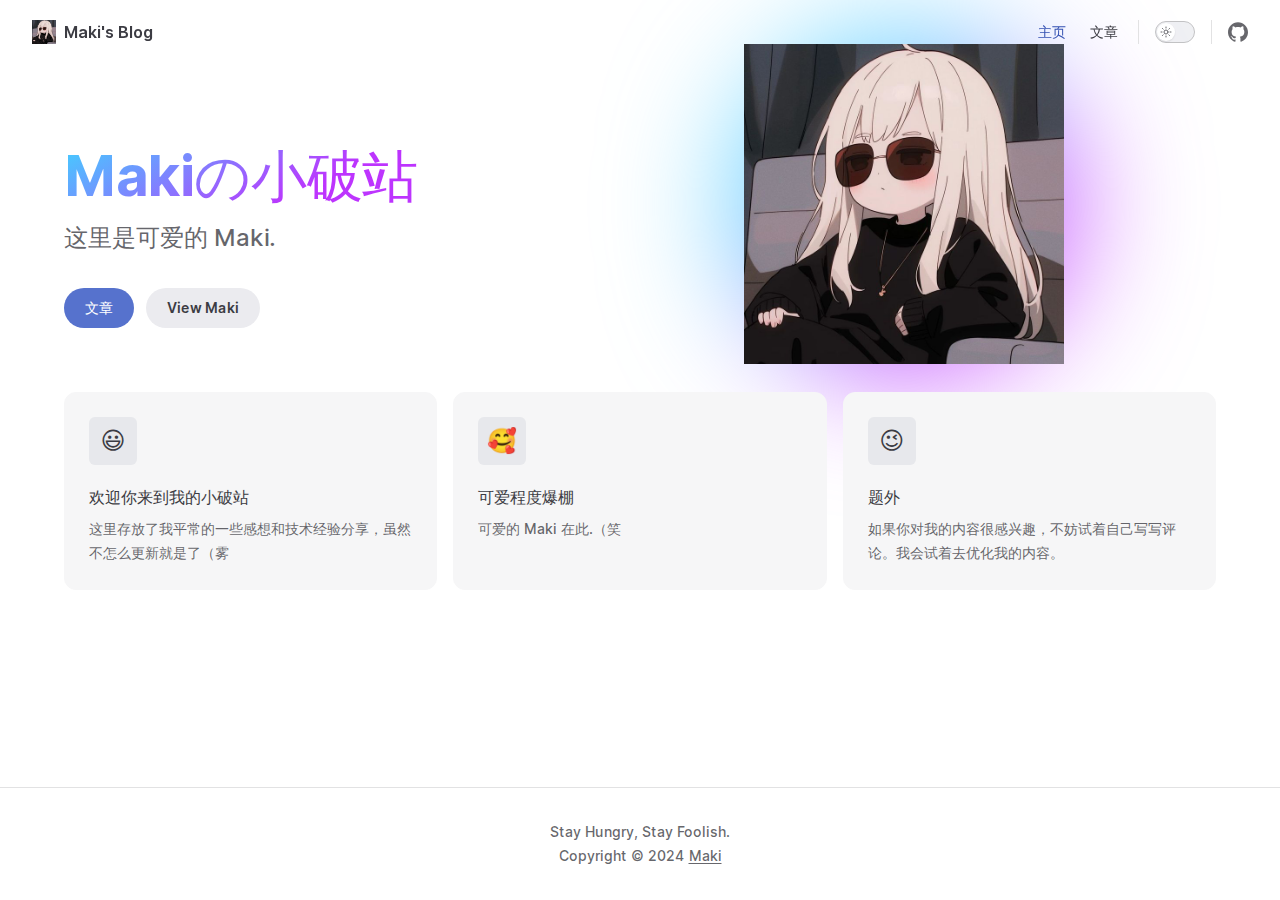
<file: index.html>
<!DOCTYPE html>
<html lang="cn" dir="ltr">
  <head>
    <meta charset="utf-8">
    <meta name="viewport" content="width=device-width,initial-scale=1">
    <title>Maki's Blog</title>
    <meta name="description" content="Maki 的奇幻空间~">
    <meta name="generator" content="VitePress v1.0.0-rc.45">
    <link rel="preload stylesheet" href="/assets/style.SdeDXXqU.css" as="style">
    <!-- Google Tag Manager -->
    <script>(function(w,d,s,l,i){w[l]=w[l]||[];w[l].push({'gtm.start':new Date().getTime(),event:'gtm.js'});var f=d.getElementsByTagName(s)[0],j=d.createElement(s),dl=l!='dataLayer'?'&l='+l:'';j.async=true;j.src='https://www.googletagmanager.com/gtm.js?id='+i+dl;f.parentNode.insertBefore(j,f);})(window,document,'script','dataLayer','GTM-WLL6FQ5M');</script>
    <!-- End Google Tag Manager -->
    <!-- Google tag (gtag.js) -->
    <script async src="https://www.googletagmanager.com/gtag/js?id=G-WFEQRDVZ7X"></script>
    <script>
      window.dataLayer = window.dataLayer || [];
      function gtag(){dataLayer.push(arguments);}
      gtag('js', new Date());
      
      gtag('config', 'G-WFEQRDVZ7X');
    </script>
    
    <script type="module" src="/assets/app.CAv3xdPj.js"></script>
    <link rel="preload" href="/assets/inter-roman-latin.Bu8hRsVA.woff2" as="font" type="font/woff2" crossorigin="">
    <link rel="modulepreload" href="/assets/chunks/framework.DFOr6sbF.js">
    <link rel="modulepreload" href="/assets/chunks/theme.BElfGG0R.js">
    <link rel="modulepreload" href="/assets/index.md.Dg9agkve.lean.js">
    <script id="check-dark-mode">(()=>{const e=localStorage.getItem("vitepress-theme-appearance")||"auto",a=window.matchMedia("(prefers-color-scheme: dark)").matches;(!e||e==="auto"?a:e==="dark")&&document.documentElement.classList.add("dark")})();</script>
    <script id="check-mac-os">document.documentElement.classList.toggle("mac",/Mac|iPhone|iPod|iPad/i.test(navigator.platform));</script>
  </head>
  <body>
    <!-- Google Tag Manager (noscript) -->
    <noscript><iframe src="https://www.googletagmanager.com/ns.html?id=GTM-WLL6FQ5M"height="0" width="0" style="display:none;visibility:hidden"></iframe></noscript>
    <!-- End Google Tag Manager (noscript) -->
    <div id="app"><div class="Layout" data-v-d8b57b2d><!--[--><!--]--><!--[--><span tabindex="-1" data-v-c8291ffa></span><a href="#VPContent" class="VPSkipLink visually-hidden" data-v-c8291ffa> Skip to content </a><!--]--><!----><header class="VPNav" data-v-d8b57b2d data-v-7ad780c2><div class="VPNavBar top" data-v-7ad780c2 data-v-3efcd581><div class="wrapper" data-v-3efcd581><div class="container" data-v-3efcd581><div class="title" data-v-3efcd581><div class="VPNavBarTitle" data-v-3efcd581 data-v-0ad69264><a class="title" href="/" data-v-0ad69264><!--[--><!--]--><!--[--><img class="VPImage logo" src="/logo.jpeg" alt data-v-ab19afbb><!--]--><span data-v-0ad69264>Maki&#39;s Blog</span><!--[--><!--]--></a></div></div><div class="content" data-v-3efcd581><div class="content-body" data-v-3efcd581><!--[--><!--]--><div class="VPNavBarSearch search" data-v-3efcd581><!----></div><nav aria-labelledby="main-nav-aria-label" class="VPNavBarMenu menu" data-v-3efcd581 data-v-f732b5d0><span id="main-nav-aria-label" class="visually-hidden" data-v-f732b5d0>Main Navigation</span><!--[--><!--[--><a class="VPLink link VPNavBarMenuLink active" href="/" tabindex="0" data-v-f732b5d0 data-v-cb318fec><!--[--><span data-v-cb318fec>主页</span><!--]--></a><!--]--><!--[--><a class="VPLink link VPNavBarMenuLink" href="/posts/good-note.html" tabindex="0" data-v-f732b5d0 data-v-cb318fec><!--[--><span data-v-cb318fec>文章</span><!--]--></a><!--]--><!--]--></nav><!----><div class="VPNavBarAppearance appearance" data-v-3efcd581 data-v-283b26e9><button class="VPSwitch VPSwitchAppearance" type="button" role="switch" title="Switch to dark theme" aria-checked="false" data-v-283b26e9 data-v-7df97737 data-v-b4ccac88><span class="check" data-v-b4ccac88><span class="icon" data-v-b4ccac88><!--[--><span class="vpi-sun sun" data-v-7df97737></span><span class="vpi-moon moon" data-v-7df97737></span><!--]--></span></span></button></div><div class="VPSocialLinks VPNavBarSocialLinks social-links" data-v-3efcd581 data-v-ef6192dc data-v-e71e869c><!--[--><a class="VPSocialLink no-icon" href="https://github.com/MakikoW" aria-label="github" target="_blank" rel="noopener" data-v-e71e869c data-v-358b6670><span class="vpi-social-github" /></a><!--]--></div><div class="VPFlyout VPNavBarExtra extra" data-v-3efcd581 data-v-8e87c032 data-v-af5898d3><button type="button" class="button" aria-haspopup="true" aria-expanded="false" aria-label="extra navigation" data-v-af5898d3><span class="vpi-more-horizontal icon" data-v-af5898d3></span></button><div class="menu" data-v-af5898d3><div class="VPMenu" data-v-af5898d3 data-v-e42ed9b3><!----><!--[--><!--[--><!----><div class="group" data-v-8e87c032><div class="item appearance" data-v-8e87c032><p class="label" data-v-8e87c032>Appearance</p><div class="appearance-action" data-v-8e87c032><button class="VPSwitch VPSwitchAppearance" type="button" role="switch" title="Switch to dark theme" aria-checked="false" data-v-8e87c032 data-v-7df97737 data-v-b4ccac88><span class="check" data-v-b4ccac88><span class="icon" data-v-b4ccac88><!--[--><span class="vpi-sun sun" data-v-7df97737></span><span class="vpi-moon moon" data-v-7df97737></span><!--]--></span></span></button></div></div></div><div class="group" data-v-8e87c032><div class="item social-links" data-v-8e87c032><div class="VPSocialLinks social-links-list" data-v-8e87c032 data-v-e71e869c><!--[--><a class="VPSocialLink no-icon" href="https://github.com/MakikoW" aria-label="github" target="_blank" rel="noopener" data-v-e71e869c data-v-358b6670><span class="vpi-social-github" /></a><!--]--></div></div></div><!--]--><!--]--></div></div></div><!--[--><!--]--><button type="button" class="VPNavBarHamburger hamburger" aria-label="mobile navigation" aria-expanded="false" aria-controls="VPNavScreen" data-v-3efcd581 data-v-6bee1efd><span class="container" data-v-6bee1efd><span class="top" data-v-6bee1efd></span><span class="middle" data-v-6bee1efd></span><span class="bottom" data-v-6bee1efd></span></span></button></div></div></div></div><div class="divider" data-v-3efcd581><div class="divider-line" data-v-3efcd581></div></div></div><!----></header><!----><!----><div class="VPContent is-home" id="VPContent" data-v-d8b57b2d data-v-9a6c75ad><div class="VPHome" data-v-9a6c75ad data-v-07b1ad08><!--[--><!--]--><div class="VPHero has-image VPHomeHero" data-v-07b1ad08 data-v-b10c5094><div class="container" data-v-b10c5094><div class="main" data-v-b10c5094><!--[--><!--]--><!--[--><h1 class="name" data-v-b10c5094><span class="clip" data-v-b10c5094>Makiの小破站</span></h1><!----><p class="tagline" data-v-b10c5094>这里是可爱的 Maki.</p><!--]--><!--[--><!--]--><div class="actions" data-v-b10c5094><!--[--><div class="action" data-v-b10c5094><a class="VPButton medium brand" href="/posts/good-note.html" data-v-b10c5094 data-v-c9cf0e3c>文章</a></div><div class="action" data-v-b10c5094><a class="VPButton medium alt" href="https://github.com/MakikoW" target="_blank" rel="noreferrer" data-v-b10c5094 data-v-c9cf0e3c>View Maki</a></div><!--]--></div><!--[--><!--]--></div><div class="image" data-v-b10c5094><div class="image-container" data-v-b10c5094><div class="image-bg" data-v-b10c5094></div><!--[--><!--[--><img class="VPImage image-src" src="/logo.jpeg" alt="Maki" data-v-ab19afbb><!--]--><!--]--></div></div></div></div><!--[--><!--]--><!--[--><!--]--><div class="VPFeatures VPHomeFeatures" data-v-07b1ad08 data-v-b1eea84a><div class="container" data-v-b1eea84a><div class="items" data-v-b1eea84a><!--[--><div class="grid-3 item" data-v-b1eea84a><div class="VPLink no-icon VPFeature" data-v-b1eea84a data-v-bd37d1a2><!--[--><article class="box" data-v-bd37d1a2><div class="icon" data-v-bd37d1a2>😃</div><h2 class="title" data-v-bd37d1a2>欢迎你来到我的小破站</h2><p class="details" data-v-bd37d1a2>这里存放了我平常的一些感想和技术经验分享，虽然不怎么更新就是了（雾</p><!----></article><!--]--></div></div><div class="grid-3 item" data-v-b1eea84a><div class="VPLink no-icon VPFeature" data-v-b1eea84a data-v-bd37d1a2><!--[--><article class="box" data-v-bd37d1a2><div class="icon" data-v-bd37d1a2>🥰</div><h2 class="title" data-v-bd37d1a2>可爱程度爆棚</h2><p class="details" data-v-bd37d1a2>可爱的 Maki 在此.（笑</p><!----></article><!--]--></div></div><div class="grid-3 item" data-v-b1eea84a><div class="VPLink no-icon VPFeature" data-v-b1eea84a data-v-bd37d1a2><!--[--><article class="box" data-v-bd37d1a2><div class="icon" data-v-bd37d1a2>😉</div><h2 class="title" data-v-bd37d1a2>题外</h2><p class="details" data-v-bd37d1a2>如果你对我的内容很感兴趣，不妨试着自己写写评论。我会试着去优化我的内容。</p><!----></article><!--]--></div></div><!--]--></div></div></div><!--[--><!--]--><div class="vp-doc container" style="--vp-offset:calc(50% - Infinitypx);" data-v-07b1ad08 data-v-d59ac166><!--[--><div style="position:relative;" data-v-07b1ad08><div></div></div><!--]--></div></div></div><footer class="VPFooter" data-v-d8b57b2d data-v-566314d4><div class="container" data-v-566314d4><p class="message" data-v-566314d4>Stay Hungry, Stay Foolish.</p><p class="copyright" data-v-566314d4>Copyright © 2024 <a>Maki</a></p></div></footer><!--[--><!--]--></div></div>
    <script>window.__VP_HASH_MAP__=JSON.parse("{\"markdown-examples.md\":\"CVgNVWeo\",\"index.md\":\"Dg9agkve\",\"posts_good-note.md\":\"lViWNH_z\",\"api-examples.md\":\"DOwIWpA9\"}");window.__VP_SITE_DATA__=JSON.parse("{\"lang\":\"en-US\",\"dir\":\"ltr\",\"title\":\"Maki's Blog\",\"description\":\"Maki 的奇幻空间~\",\"base\":\"/\",\"head\":[],\"router\":{\"prefetchLinks\":true},\"appearance\":true,\"themeConfig\":{\"nav\":[{\"text\":\"主页\",\"link\":\"/\"},{\"text\":\"文章\",\"link\":\"/posts/good-note\"}],\"logo\":\"/logo.jpeg\",\"sidebar\":[{\"text\":\"文章\",\"items\":[{\"text\":\"如何使用你的 Termux 装 UnblockNeteaseMusic\",\"link\":\"/posts/good-note\"}]}],\"socialLinks\":[{\"icon\":\"github\",\"link\":\"https://github.com/MakikoW\"}],\"footer\":{\"message\":\"Stay Hungry, Stay Foolish.\",\"copyright\":\"Copyright © 2024 <a>Maki</a>\"}},\"locales\":{\"root\":{\"label\":\"中文\",\"lang\":\"cn\"}},\"scrollOffset\":134,\"cleanUrls\":false}");</script>
    
  </body>
</html>
</file>
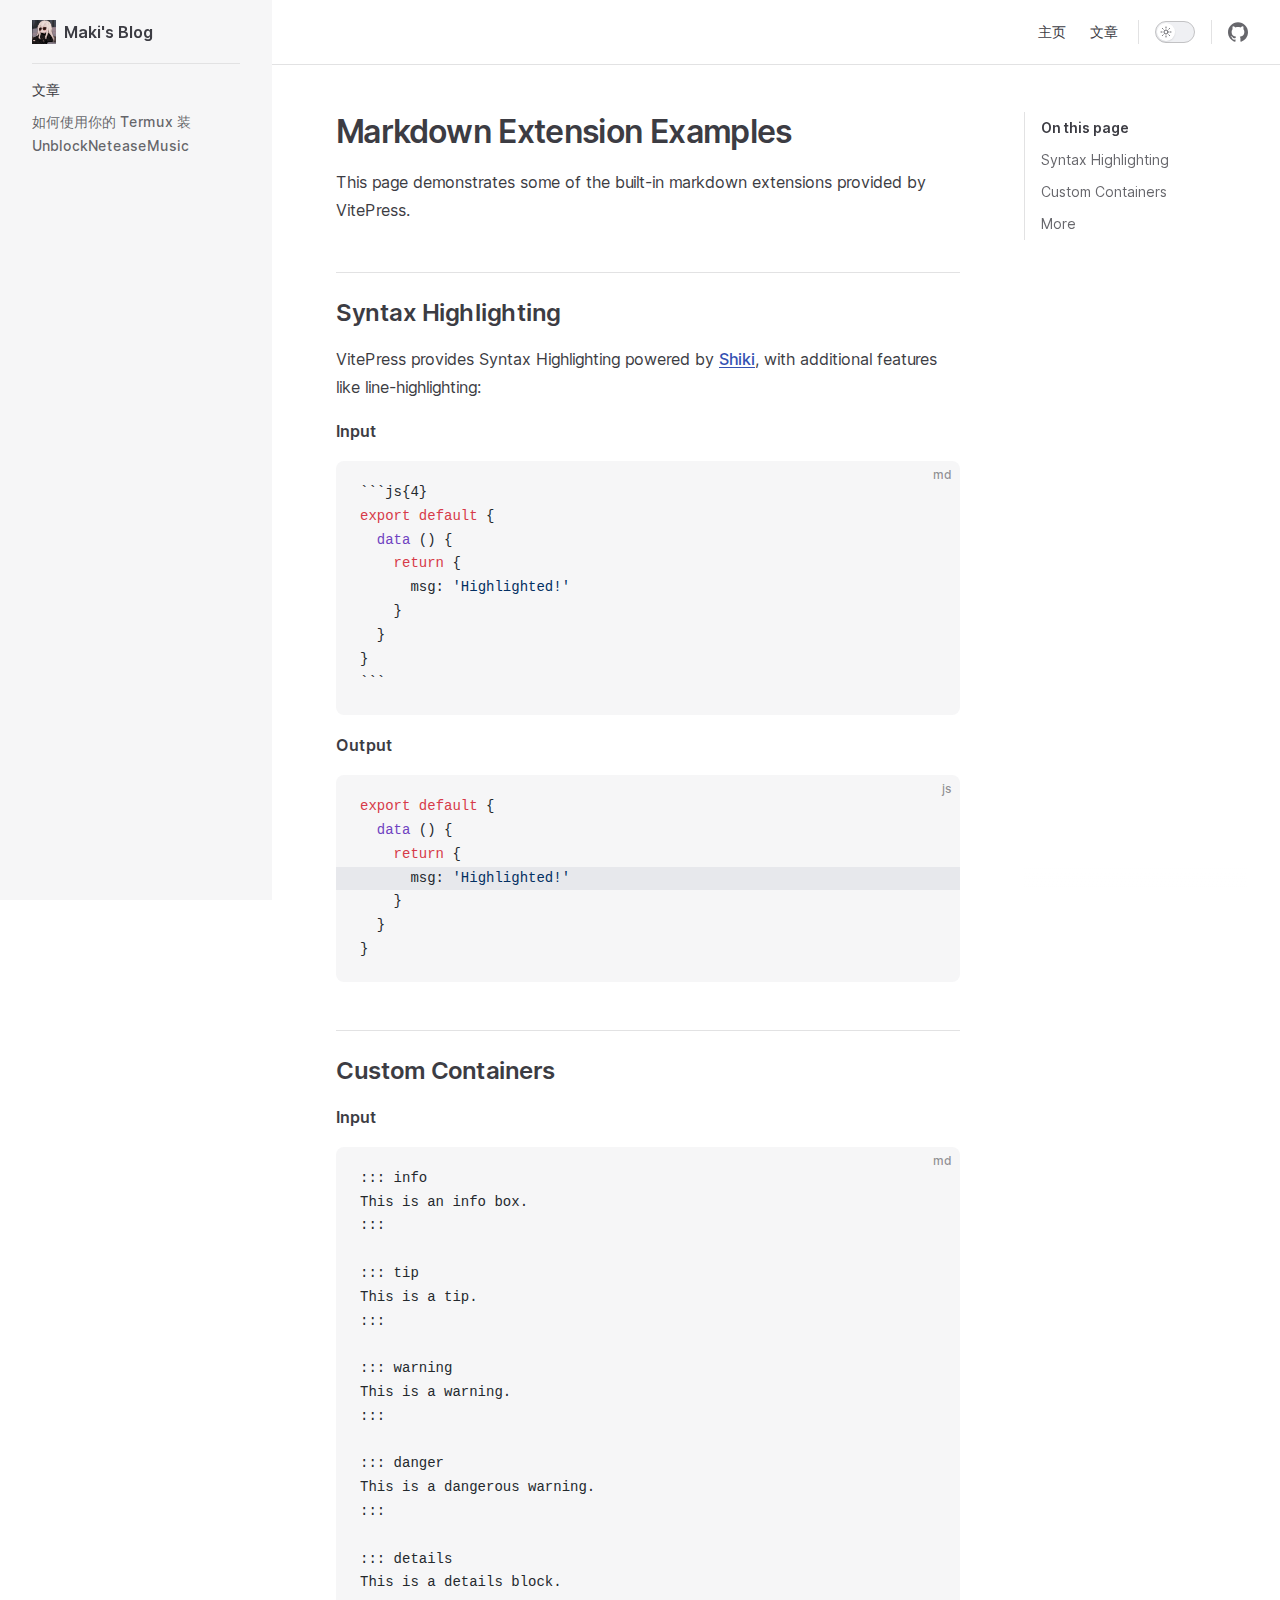
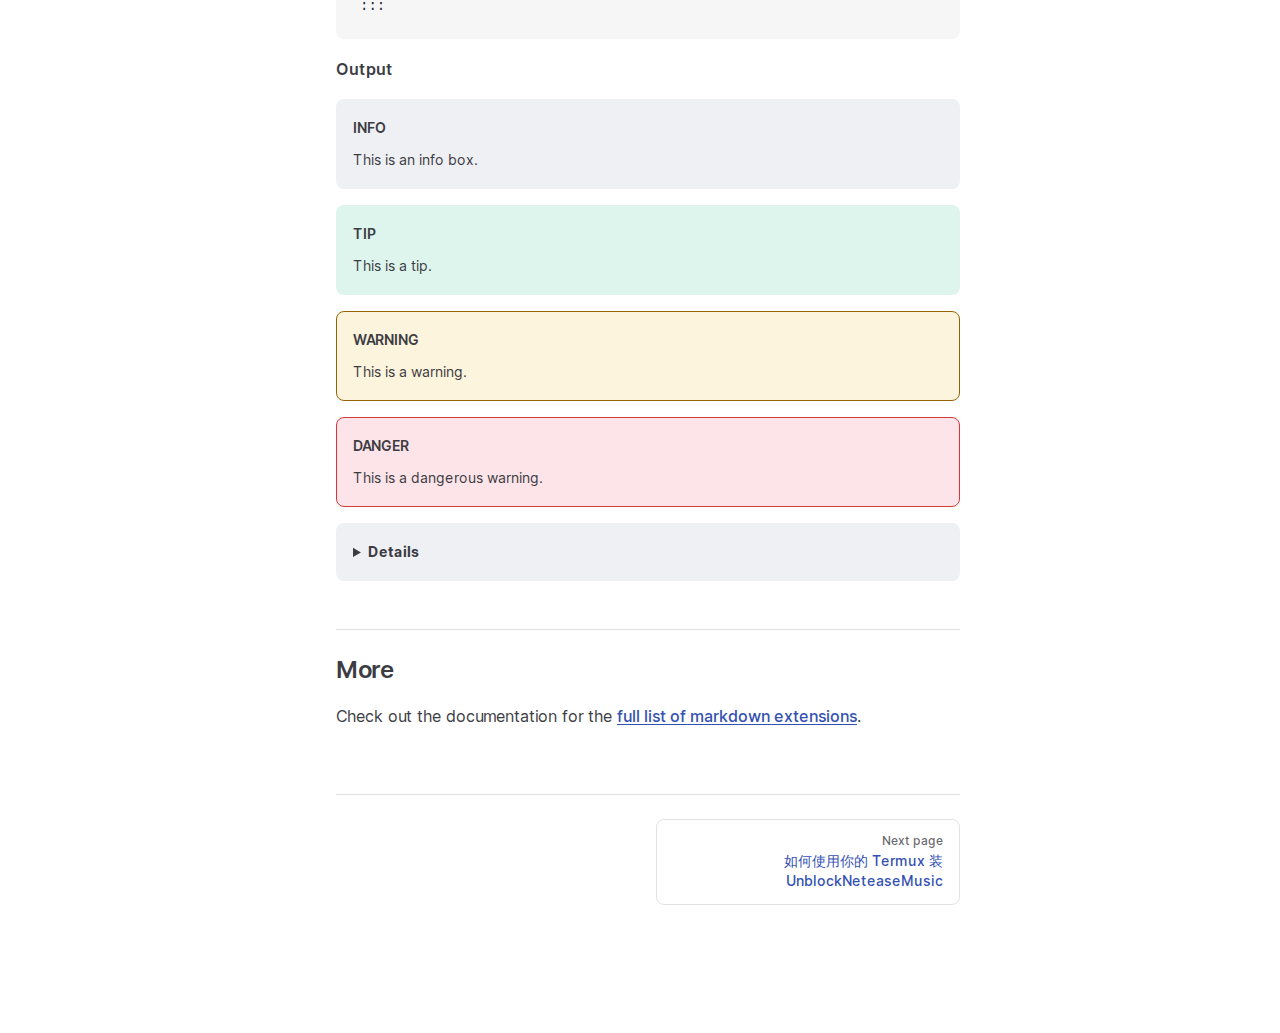
<file: markdown-examples.html>
<!DOCTYPE html>
<html lang="cn" dir="ltr">
  <head>
    <meta charset="utf-8">
    <meta name="viewport" content="width=device-width,initial-scale=1">
    <title>Markdown Extension Examples | Maki's Blog</title>
    <meta name="description" content="Maki 的奇幻空间~">
    <meta name="generator" content="VitePress v1.0.0-rc.45">
    <link rel="preload stylesheet" href="/assets/style.SdeDXXqU.css" as="style">
    
    <script type="module" src="/assets/app.CAv3xdPj.js"></script>
    <link rel="preload" href="/assets/inter-roman-latin.Bu8hRsVA.woff2" as="font" type="font/woff2" crossorigin="">
    <link rel="modulepreload" href="/assets/chunks/framework.DFOr6sbF.js">
    <link rel="modulepreload" href="/assets/chunks/theme.BElfGG0R.js">
    <link rel="modulepreload" href="/assets/markdown-examples.md.CVgNVWeo.lean.js">
    <script id="check-dark-mode">(()=>{const e=localStorage.getItem("vitepress-theme-appearance")||"auto",a=window.matchMedia("(prefers-color-scheme: dark)").matches;(!e||e==="auto"?a:e==="dark")&&document.documentElement.classList.add("dark")})();</script>
    <script id="check-mac-os">document.documentElement.classList.toggle("mac",/Mac|iPhone|iPod|iPad/i.test(navigator.platform));</script>
  </head>
  <body>
    <div id="app"><div class="Layout" data-v-d8b57b2d><!--[--><!--]--><!--[--><span tabindex="-1" data-v-c8291ffa></span><a href="#VPContent" class="VPSkipLink visually-hidden" data-v-c8291ffa> Skip to content </a><!--]--><!----><header class="VPNav" data-v-d8b57b2d data-v-7ad780c2><div class="VPNavBar has-sidebar" data-v-7ad780c2 data-v-3efcd581><div class="wrapper" data-v-3efcd581><div class="container" data-v-3efcd581><div class="title" data-v-3efcd581><div class="VPNavBarTitle has-sidebar" data-v-3efcd581 data-v-0ad69264><a class="title" href="/" data-v-0ad69264><!--[--><!--]--><!--[--><img class="VPImage logo" src="/logo.jpeg" alt data-v-ab19afbb><!--]--><span data-v-0ad69264>Maki&#39;s Blog</span><!--[--><!--]--></a></div></div><div class="content" data-v-3efcd581><div class="content-body" data-v-3efcd581><!--[--><!--]--><div class="VPNavBarSearch search" data-v-3efcd581><!----></div><nav aria-labelledby="main-nav-aria-label" class="VPNavBarMenu menu" data-v-3efcd581 data-v-f732b5d0><span id="main-nav-aria-label" class="visually-hidden" data-v-f732b5d0>Main Navigation</span><!--[--><!--[--><a class="VPLink link VPNavBarMenuLink" href="/" tabindex="0" data-v-f732b5d0 data-v-cb318fec><!--[--><span data-v-cb318fec>主页</span><!--]--></a><!--]--><!--[--><a class="VPLink link VPNavBarMenuLink" href="/posts/good-note.html" tabindex="0" data-v-f732b5d0 data-v-cb318fec><!--[--><span data-v-cb318fec>文章</span><!--]--></a><!--]--><!--]--></nav><!----><div class="VPNavBarAppearance appearance" data-v-3efcd581 data-v-283b26e9><button class="VPSwitch VPSwitchAppearance" type="button" role="switch" title="Switch to dark theme" aria-checked="false" data-v-283b26e9 data-v-7df97737 data-v-b4ccac88><span class="check" data-v-b4ccac88><span class="icon" data-v-b4ccac88><!--[--><span class="vpi-sun sun" data-v-7df97737></span><span class="vpi-moon moon" data-v-7df97737></span><!--]--></span></span></button></div><div class="VPSocialLinks VPNavBarSocialLinks social-links" data-v-3efcd581 data-v-ef6192dc data-v-e71e869c><!--[--><a class="VPSocialLink no-icon" href="https://github.com/MakikoW" aria-label="github" target="_blank" rel="noopener" data-v-e71e869c data-v-358b6670><span class="vpi-social-github" /></a><!--]--></div><div class="VPFlyout VPNavBarExtra extra" data-v-3efcd581 data-v-8e87c032 data-v-af5898d3><button type="button" class="button" aria-haspopup="true" aria-expanded="false" aria-label="extra navigation" data-v-af5898d3><span class="vpi-more-horizontal icon" data-v-af5898d3></span></button><div class="menu" data-v-af5898d3><div class="VPMenu" data-v-af5898d3 data-v-e42ed9b3><!----><!--[--><!--[--><!----><div class="group" data-v-8e87c032><div class="item appearance" data-v-8e87c032><p class="label" data-v-8e87c032>Appearance</p><div class="appearance-action" data-v-8e87c032><button class="VPSwitch VPSwitchAppearance" type="button" role="switch" title="Switch to dark theme" aria-checked="false" data-v-8e87c032 data-v-7df97737 data-v-b4ccac88><span class="check" data-v-b4ccac88><span class="icon" data-v-b4ccac88><!--[--><span class="vpi-sun sun" data-v-7df97737></span><span class="vpi-moon moon" data-v-7df97737></span><!--]--></span></span></button></div></div></div><div class="group" data-v-8e87c032><div class="item social-links" data-v-8e87c032><div class="VPSocialLinks social-links-list" data-v-8e87c032 data-v-e71e869c><!--[--><a class="VPSocialLink no-icon" href="https://github.com/MakikoW" aria-label="github" target="_blank" rel="noopener" data-v-e71e869c data-v-358b6670><span class="vpi-social-github" /></a><!--]--></div></div></div><!--]--><!--]--></div></div></div><!--[--><!--]--><button type="button" class="VPNavBarHamburger hamburger" aria-label="mobile navigation" aria-expanded="false" aria-controls="VPNavScreen" data-v-3efcd581 data-v-6bee1efd><span class="container" data-v-6bee1efd><span class="top" data-v-6bee1efd></span><span class="middle" data-v-6bee1efd></span><span class="bottom" data-v-6bee1efd></span></span></button></div></div></div></div><div class="divider" data-v-3efcd581><div class="divider-line" data-v-3efcd581></div></div></div><!----></header><div class="VPLocalNav has-sidebar empty" data-v-d8b57b2d data-v-2488c25a><div class="container" data-v-2488c25a><button class="menu" aria-expanded="false" aria-controls="VPSidebarNav" data-v-2488c25a><span class="vpi-align-left menu-icon" data-v-2488c25a></span><span class="menu-text" data-v-2488c25a>Menu</span></button><div class="VPLocalNavOutlineDropdown" style="--vp-vh:0px;" data-v-2488c25a data-v-0b5c97a1><button data-v-0b5c97a1>Return to top</button><!----></div></div></div><aside class="VPSidebar" data-v-d8b57b2d data-v-4871f9f5><div class="curtain" data-v-4871f9f5></div><nav class="nav" id="VPSidebarNav" aria-labelledby="sidebar-aria-label" tabindex="-1" data-v-4871f9f5><span class="visually-hidden" id="sidebar-aria-label" data-v-4871f9f5> Sidebar Navigation </span><!--[--><!--]--><!--[--><div class="group" data-v-4871f9f5><section class="VPSidebarItem level-0" data-v-4871f9f5 data-v-12a5e56c><div class="item" role="button" tabindex="0" data-v-12a5e56c><div class="indicator" data-v-12a5e56c></div><h2 class="text" data-v-12a5e56c>文章</h2><!----></div><div class="items" data-v-12a5e56c><!--[--><div class="VPSidebarItem level-1 is-link" data-v-12a5e56c data-v-12a5e56c><div class="item" data-v-12a5e56c><div class="indicator" data-v-12a5e56c></div><a class="VPLink link link" href="/posts/good-note.html" data-v-12a5e56c><!--[--><p class="text" data-v-12a5e56c>如何使用你的 Termux 装 UnblockNeteaseMusic</p><!--]--></a><!----></div><!----></div><!--]--></div></section></div><!--]--><!--[--><!--]--></nav></aside><div class="VPContent has-sidebar" id="VPContent" data-v-d8b57b2d data-v-9a6c75ad><div class="VPDoc has-sidebar has-aside" data-v-9a6c75ad data-v-e6f2a212><!--[--><!--]--><div class="container" data-v-e6f2a212><div class="aside" data-v-e6f2a212><div class="aside-curtain" data-v-e6f2a212></div><div class="aside-container" data-v-e6f2a212><div class="aside-content" data-v-e6f2a212><div class="VPDocAside" data-v-e6f2a212 data-v-cb998dce><!--[--><!--]--><!--[--><!--]--><div class="VPDocAsideOutline" role="navigation" data-v-cb998dce data-v-6b52fe58><div class="content" data-v-6b52fe58><div class="outline-marker" data-v-6b52fe58></div><div class="outline-title" role="heading" aria-level="2" data-v-6b52fe58>On this page</div><nav aria-labelledby="doc-outline-aria-label" data-v-6b52fe58><span class="visually-hidden" id="doc-outline-aria-label" data-v-6b52fe58> Table of Contents for current page </span><ul class="VPDocOutlineItem root" data-v-6b52fe58 data-v-53c99d69><!--[--><!--]--></ul></nav></div></div><!--[--><!--]--><div class="spacer" data-v-cb998dce></div><!--[--><!--]--><!----><!--[--><!--]--><!--[--><!--]--></div></div></div></div><div class="content" data-v-e6f2a212><div class="content-container" data-v-e6f2a212><!--[--><!--]--><main class="main" data-v-e6f2a212><div style="position:relative;" class="vp-doc _markdown-examples" data-v-e6f2a212><div><h1 id="markdown-extension-examples" tabindex="-1">Markdown Extension Examples <a class="header-anchor" href="#markdown-extension-examples" aria-label="Permalink to &quot;Markdown Extension Examples&quot;">​</a></h1><p>This page demonstrates some of the built-in markdown extensions provided by VitePress.</p><h2 id="syntax-highlighting" tabindex="-1">Syntax Highlighting <a class="header-anchor" href="#syntax-highlighting" aria-label="Permalink to &quot;Syntax Highlighting&quot;">​</a></h2><p>VitePress provides Syntax Highlighting powered by <a href="https://github.com/shikijs/shiki" target="_blank" rel="noreferrer">Shiki</a>, with additional features like line-highlighting:</p><p><strong>Input</strong></p><div class="language-md vp-adaptive-theme"><button title="Copy Code" class="copy"></button><span class="lang">md</span><pre class="shiki shiki-themes github-light github-dark vp-code"><code><span class="line"><span style="--shiki-light:#24292E;--shiki-dark:#E1E4E8;">```js{4}</span></span>
<span class="line"><span style="--shiki-light:#D73A49;--shiki-dark:#F97583;">export</span><span style="--shiki-light:#D73A49;--shiki-dark:#F97583;"> default</span><span style="--shiki-light:#24292E;--shiki-dark:#E1E4E8;"> {</span></span>
<span class="line"><span style="--shiki-light:#6F42C1;--shiki-dark:#B392F0;">  data</span><span style="--shiki-light:#24292E;--shiki-dark:#E1E4E8;"> () {</span></span>
<span class="line"><span style="--shiki-light:#D73A49;--shiki-dark:#F97583;">    return</span><span style="--shiki-light:#24292E;--shiki-dark:#E1E4E8;"> {</span></span>
<span class="line"><span style="--shiki-light:#24292E;--shiki-dark:#E1E4E8;">      msg: </span><span style="--shiki-light:#032F62;--shiki-dark:#9ECBFF;">&#39;Highlighted!&#39;</span></span>
<span class="line"><span style="--shiki-light:#24292E;--shiki-dark:#E1E4E8;">    }</span></span>
<span class="line"><span style="--shiki-light:#24292E;--shiki-dark:#E1E4E8;">  }</span></span>
<span class="line"><span style="--shiki-light:#24292E;--shiki-dark:#E1E4E8;">}</span></span>
<span class="line"><span style="--shiki-light:#24292E;--shiki-dark:#E1E4E8;">```</span></span></code></pre></div><p><strong>Output</strong></p><div class="language-js vp-adaptive-theme"><button title="Copy Code" class="copy"></button><span class="lang">js</span><pre class="shiki shiki-themes github-light github-dark vp-code"><code><span class="line"><span style="--shiki-light:#D73A49;--shiki-dark:#F97583;">export</span><span style="--shiki-light:#D73A49;--shiki-dark:#F97583;"> default</span><span style="--shiki-light:#24292E;--shiki-dark:#E1E4E8;"> {</span></span>
<span class="line"><span style="--shiki-light:#6F42C1;--shiki-dark:#B392F0;">  data</span><span style="--shiki-light:#24292E;--shiki-dark:#E1E4E8;"> () {</span></span>
<span class="line"><span style="--shiki-light:#D73A49;--shiki-dark:#F97583;">    return</span><span style="--shiki-light:#24292E;--shiki-dark:#E1E4E8;"> {</span></span>
<span class="line highlighted"><span style="--shiki-light:#24292E;--shiki-dark:#E1E4E8;">      msg: </span><span style="--shiki-light:#032F62;--shiki-dark:#9ECBFF;">&#39;Highlighted!&#39;</span></span>
<span class="line"><span style="--shiki-light:#24292E;--shiki-dark:#E1E4E8;">    }</span></span>
<span class="line"><span style="--shiki-light:#24292E;--shiki-dark:#E1E4E8;">  }</span></span>
<span class="line"><span style="--shiki-light:#24292E;--shiki-dark:#E1E4E8;">}</span></span></code></pre></div><h2 id="custom-containers" tabindex="-1">Custom Containers <a class="header-anchor" href="#custom-containers" aria-label="Permalink to &quot;Custom Containers&quot;">​</a></h2><p><strong>Input</strong></p><div class="language-md vp-adaptive-theme"><button title="Copy Code" class="copy"></button><span class="lang">md</span><pre class="shiki shiki-themes github-light github-dark vp-code"><code><span class="line"><span style="--shiki-light:#24292E;--shiki-dark:#E1E4E8;">::: info</span></span>
<span class="line"><span style="--shiki-light:#24292E;--shiki-dark:#E1E4E8;">This is an info box.</span></span>
<span class="line"><span style="--shiki-light:#24292E;--shiki-dark:#E1E4E8;">:::</span></span>
<span class="line"></span>
<span class="line"><span style="--shiki-light:#24292E;--shiki-dark:#E1E4E8;">::: tip</span></span>
<span class="line"><span style="--shiki-light:#24292E;--shiki-dark:#E1E4E8;">This is a tip.</span></span>
<span class="line"><span style="--shiki-light:#24292E;--shiki-dark:#E1E4E8;">:::</span></span>
<span class="line"></span>
<span class="line"><span style="--shiki-light:#24292E;--shiki-dark:#E1E4E8;">::: warning</span></span>
<span class="line"><span style="--shiki-light:#24292E;--shiki-dark:#E1E4E8;">This is a warning.</span></span>
<span class="line"><span style="--shiki-light:#24292E;--shiki-dark:#E1E4E8;">:::</span></span>
<span class="line"></span>
<span class="line"><span style="--shiki-light:#24292E;--shiki-dark:#E1E4E8;">::: danger</span></span>
<span class="line"><span style="--shiki-light:#24292E;--shiki-dark:#E1E4E8;">This is a dangerous warning.</span></span>
<span class="line"><span style="--shiki-light:#24292E;--shiki-dark:#E1E4E8;">:::</span></span>
<span class="line"></span>
<span class="line"><span style="--shiki-light:#24292E;--shiki-dark:#E1E4E8;">::: details</span></span>
<span class="line"><span style="--shiki-light:#24292E;--shiki-dark:#E1E4E8;">This is a details block.</span></span>
<span class="line"><span style="--shiki-light:#24292E;--shiki-dark:#E1E4E8;">:::</span></span></code></pre></div><p><strong>Output</strong></p><div class="info custom-block"><p class="custom-block-title">INFO</p><p>This is an info box.</p></div><div class="tip custom-block"><p class="custom-block-title">TIP</p><p>This is a tip.</p></div><div class="warning custom-block"><p class="custom-block-title">WARNING</p><p>This is a warning.</p></div><div class="danger custom-block"><p class="custom-block-title">DANGER</p><p>This is a dangerous warning.</p></div><details class="details custom-block"><summary>Details</summary><p>This is a details block.</p></details><h2 id="more" tabindex="-1">More <a class="header-anchor" href="#more" aria-label="Permalink to &quot;More&quot;">​</a></h2><p>Check out the documentation for the <a href="https://vitepress.dev/guide/markdown" target="_blank" rel="noreferrer">full list of markdown extensions</a>.</p></div></div></main><footer class="VPDocFooter" data-v-e6f2a212 data-v-b77f9094><!--[--><!--]--><!----><nav class="prev-next" data-v-b77f9094><div class="pager" data-v-b77f9094><!----></div><div class="pager" data-v-b77f9094><a class="VPLink link pager-link next" href="/posts/good-note.html" data-v-b77f9094><!--[--><span class="desc" data-v-b77f9094>Next page</span><span class="title" data-v-b77f9094>如何使用你的 Termux 装 UnblockNeteaseMusic</span><!--]--></a></div></nav></footer><!--[--><!--]--></div></div></div><!--[--><!--]--></div></div><footer class="VPFooter has-sidebar" data-v-d8b57b2d data-v-566314d4><div class="container" data-v-566314d4><p class="message" data-v-566314d4>Stay Hungry, Stay Foolish.</p><p class="copyright" data-v-566314d4>Copyright © 2024 <a>Maki</a></p></div></footer><!--[--><!--]--></div></div>
    <script>window.__VP_HASH_MAP__=JSON.parse("{\"markdown-examples.md\":\"CVgNVWeo\",\"index.md\":\"Dg9agkve\",\"posts_good-note.md\":\"lViWNH_z\",\"api-examples.md\":\"DOwIWpA9\"}");window.__VP_SITE_DATA__=JSON.parse("{\"lang\":\"en-US\",\"dir\":\"ltr\",\"title\":\"Maki's Blog\",\"description\":\"Maki 的奇幻空间~\",\"base\":\"/\",\"head\":[],\"router\":{\"prefetchLinks\":true},\"appearance\":true,\"themeConfig\":{\"nav\":[{\"text\":\"主页\",\"link\":\"/\"},{\"text\":\"文章\",\"link\":\"/posts/good-note\"}],\"logo\":\"/logo.jpeg\",\"sidebar\":[{\"text\":\"文章\",\"items\":[{\"text\":\"如何使用你的 Termux 装 UnblockNeteaseMusic\",\"link\":\"/posts/good-note\"}]}],\"socialLinks\":[{\"icon\":\"github\",\"link\":\"https://github.com/MakikoW\"}],\"footer\":{\"message\":\"Stay Hungry, Stay Foolish.\",\"copyright\":\"Copyright © 2024 <a>Maki</a>\"}},\"locales\":{\"root\":{\"label\":\"中文\",\"lang\":\"cn\"}},\"scrollOffset\":134,\"cleanUrls\":false}");</script>
    
  </body>
</html>
</file>
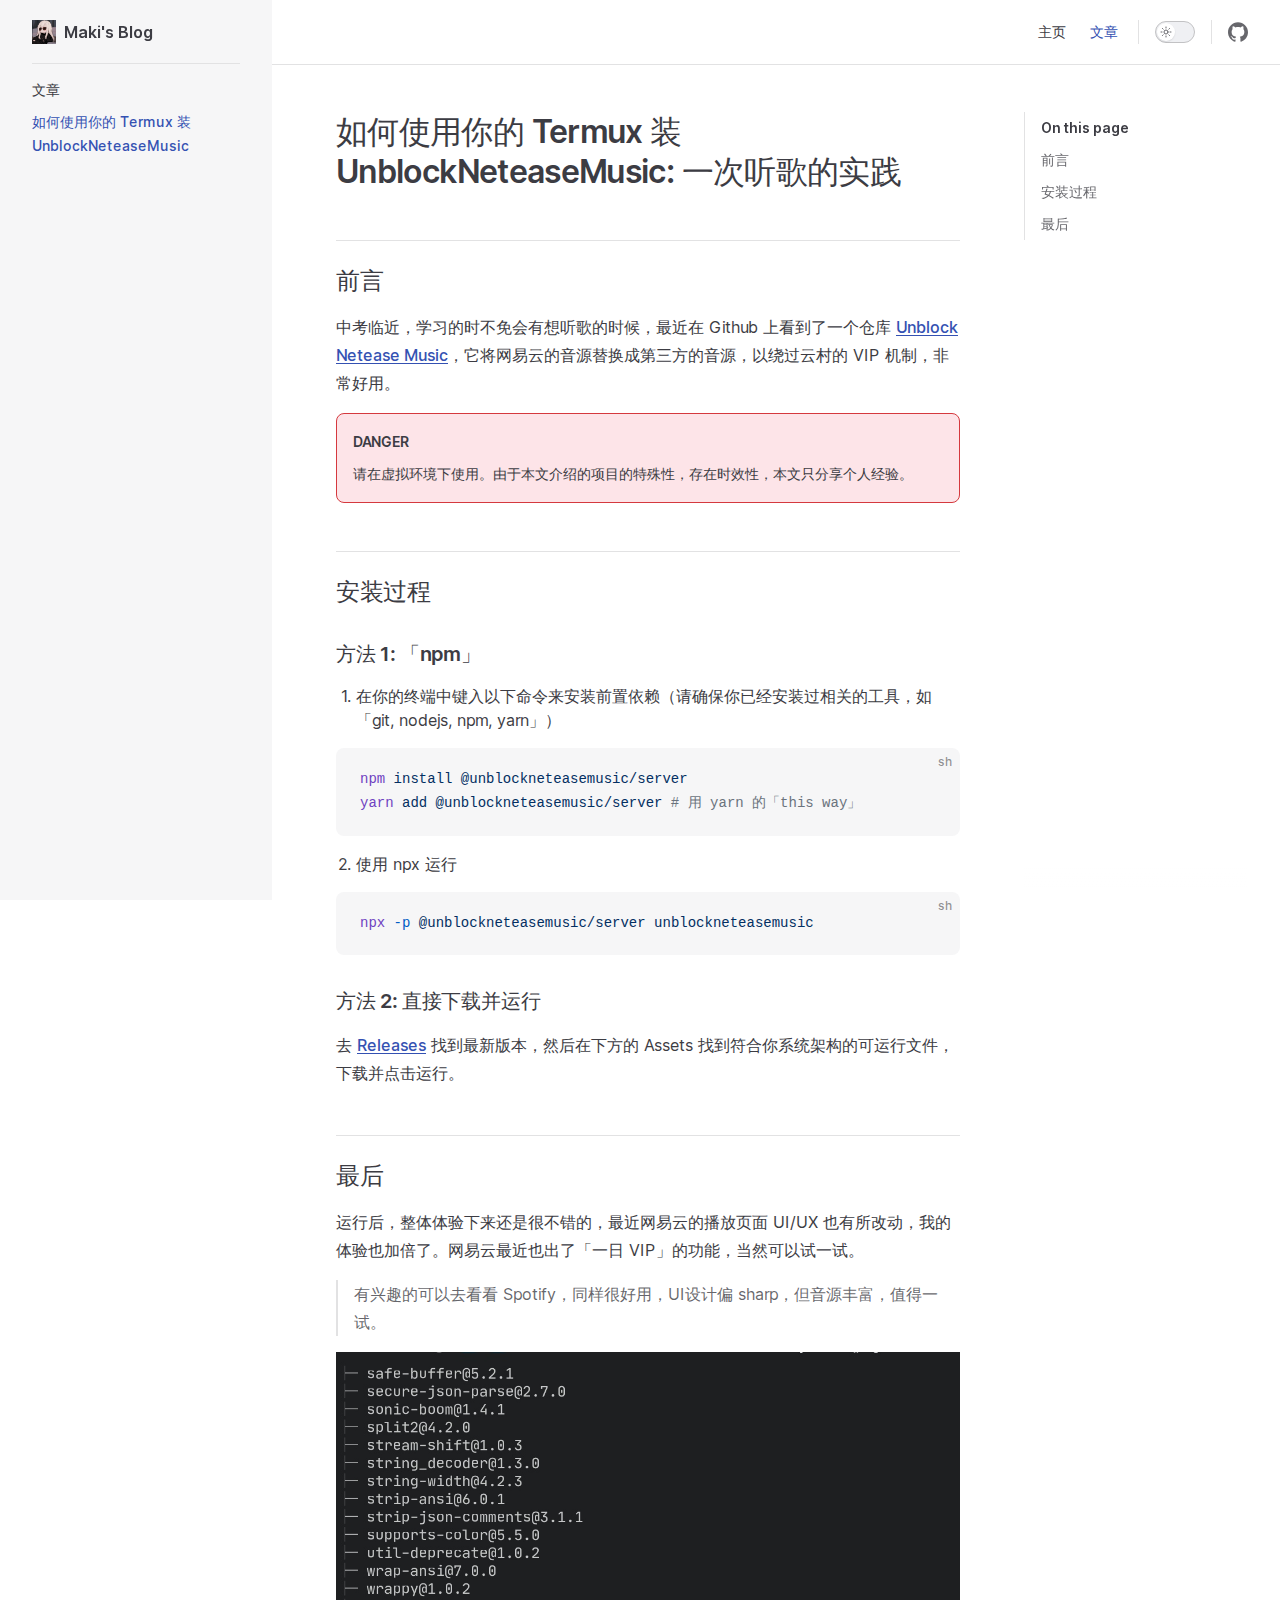
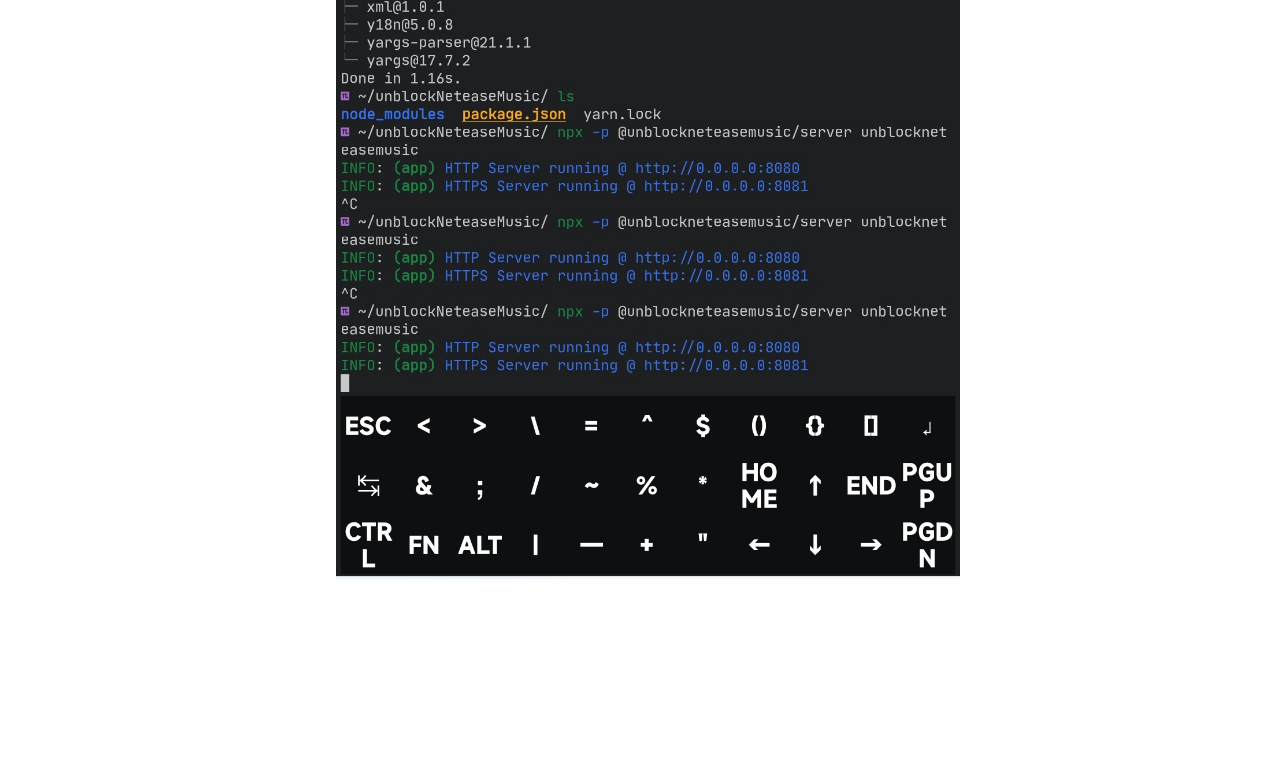
<file: posts/good-note.html>
<!DOCTYPE html>
<html lang="cn" dir="ltr">
  <head>
    <meta charset="utf-8">
    <meta name="viewport" content="width=device-width,initial-scale=1">
    <title>如何使用你的 Termux 装 UnblockNeteaseMusic | Maki's Blog</title>
    <meta name="description" content="一次听歌的实践">
    <meta name="generator" content="VitePress v1.0.0-rc.45">
    <link rel="preload stylesheet" href="/assets/style.SdeDXXqU.css" as="style">
    
    <script type="module" src="/assets/app.CAv3xdPj.js"></script>
    <link rel="preload" href="/assets/inter-roman-latin.Bu8hRsVA.woff2" as="font" type="font/woff2" crossorigin="">
    <link rel="modulepreload" href="/assets/chunks/framework.DFOr6sbF.js">
    <link rel="modulepreload" href="/assets/chunks/theme.BElfGG0R.js">
    <link rel="modulepreload" href="/assets/posts_good-note.md.lViWNH_z.lean.js">
    <script id="check-dark-mode">(()=>{const e=localStorage.getItem("vitepress-theme-appearance")||"auto",a=window.matchMedia("(prefers-color-scheme: dark)").matches;(!e||e==="auto"?a:e==="dark")&&document.documentElement.classList.add("dark")})();</script>
    <script id="check-mac-os">document.documentElement.classList.toggle("mac",/Mac|iPhone|iPod|iPad/i.test(navigator.platform));</script>
  </head>
  <body>
    <div id="app"><div class="Layout" data-v-d8b57b2d><!--[--><!--]--><!--[--><span tabindex="-1" data-v-c8291ffa></span><a href="#VPContent" class="VPSkipLink visually-hidden" data-v-c8291ffa> Skip to content </a><!--]--><!----><header class="VPNav" data-v-d8b57b2d data-v-7ad780c2><div class="VPNavBar has-sidebar" data-v-7ad780c2 data-v-3efcd581><div class="wrapper" data-v-3efcd581><div class="container" data-v-3efcd581><div class="title" data-v-3efcd581><div class="VPNavBarTitle has-sidebar" data-v-3efcd581 data-v-0ad69264><a class="title" href="/" data-v-0ad69264><!--[--><!--]--><!--[--><img class="VPImage logo" src="/logo.jpeg" alt data-v-ab19afbb><!--]--><span data-v-0ad69264>Maki&#39;s Blog</span><!--[--><!--]--></a></div></div><div class="content" data-v-3efcd581><div class="content-body" data-v-3efcd581><!--[--><!--]--><div class="VPNavBarSearch search" data-v-3efcd581><!----></div><nav aria-labelledby="main-nav-aria-label" class="VPNavBarMenu menu" data-v-3efcd581 data-v-f732b5d0><span id="main-nav-aria-label" class="visually-hidden" data-v-f732b5d0>Main Navigation</span><!--[--><!--[--><a class="VPLink link VPNavBarMenuLink" href="/" tabindex="0" data-v-f732b5d0 data-v-cb318fec><!--[--><span data-v-cb318fec>主页</span><!--]--></a><!--]--><!--[--><a class="VPLink link VPNavBarMenuLink active" href="/posts/good-note.html" tabindex="0" data-v-f732b5d0 data-v-cb318fec><!--[--><span data-v-cb318fec>文章</span><!--]--></a><!--]--><!--]--></nav><!----><div class="VPNavBarAppearance appearance" data-v-3efcd581 data-v-283b26e9><button class="VPSwitch VPSwitchAppearance" type="button" role="switch" title="Switch to dark theme" aria-checked="false" data-v-283b26e9 data-v-7df97737 data-v-b4ccac88><span class="check" data-v-b4ccac88><span class="icon" data-v-b4ccac88><!--[--><span class="vpi-sun sun" data-v-7df97737></span><span class="vpi-moon moon" data-v-7df97737></span><!--]--></span></span></button></div><div class="VPSocialLinks VPNavBarSocialLinks social-links" data-v-3efcd581 data-v-ef6192dc data-v-e71e869c><!--[--><a class="VPSocialLink no-icon" href="https://github.com/MakikoW" aria-label="github" target="_blank" rel="noopener" data-v-e71e869c data-v-358b6670><span class="vpi-social-github" /></a><!--]--></div><div class="VPFlyout VPNavBarExtra extra" data-v-3efcd581 data-v-8e87c032 data-v-af5898d3><button type="button" class="button" aria-haspopup="true" aria-expanded="false" aria-label="extra navigation" data-v-af5898d3><span class="vpi-more-horizontal icon" data-v-af5898d3></span></button><div class="menu" data-v-af5898d3><div class="VPMenu" data-v-af5898d3 data-v-e42ed9b3><!----><!--[--><!--[--><!----><div class="group" data-v-8e87c032><div class="item appearance" data-v-8e87c032><p class="label" data-v-8e87c032>Appearance</p><div class="appearance-action" data-v-8e87c032><button class="VPSwitch VPSwitchAppearance" type="button" role="switch" title="Switch to dark theme" aria-checked="false" data-v-8e87c032 data-v-7df97737 data-v-b4ccac88><span class="check" data-v-b4ccac88><span class="icon" data-v-b4ccac88><!--[--><span class="vpi-sun sun" data-v-7df97737></span><span class="vpi-moon moon" data-v-7df97737></span><!--]--></span></span></button></div></div></div><div class="group" data-v-8e87c032><div class="item social-links" data-v-8e87c032><div class="VPSocialLinks social-links-list" data-v-8e87c032 data-v-e71e869c><!--[--><a class="VPSocialLink no-icon" href="https://github.com/MakikoW" aria-label="github" target="_blank" rel="noopener" data-v-e71e869c data-v-358b6670><span class="vpi-social-github" /></a><!--]--></div></div></div><!--]--><!--]--></div></div></div><!--[--><!--]--><button type="button" class="VPNavBarHamburger hamburger" aria-label="mobile navigation" aria-expanded="false" aria-controls="VPNavScreen" data-v-3efcd581 data-v-6bee1efd><span class="container" data-v-6bee1efd><span class="top" data-v-6bee1efd></span><span class="middle" data-v-6bee1efd></span><span class="bottom" data-v-6bee1efd></span></span></button></div></div></div></div><div class="divider" data-v-3efcd581><div class="divider-line" data-v-3efcd581></div></div></div><!----></header><div class="VPLocalNav has-sidebar empty" data-v-d8b57b2d data-v-2488c25a><div class="container" data-v-2488c25a><button class="menu" aria-expanded="false" aria-controls="VPSidebarNav" data-v-2488c25a><span class="vpi-align-left menu-icon" data-v-2488c25a></span><span class="menu-text" data-v-2488c25a>Menu</span></button><div class="VPLocalNavOutlineDropdown" style="--vp-vh:0px;" data-v-2488c25a data-v-0b5c97a1><button data-v-0b5c97a1>Return to top</button><!----></div></div></div><aside class="VPSidebar" data-v-d8b57b2d data-v-4871f9f5><div class="curtain" data-v-4871f9f5></div><nav class="nav" id="VPSidebarNav" aria-labelledby="sidebar-aria-label" tabindex="-1" data-v-4871f9f5><span class="visually-hidden" id="sidebar-aria-label" data-v-4871f9f5> Sidebar Navigation </span><!--[--><!--]--><!--[--><div class="group" data-v-4871f9f5><section class="VPSidebarItem level-0 has-active" data-v-4871f9f5 data-v-12a5e56c><div class="item" role="button" tabindex="0" data-v-12a5e56c><div class="indicator" data-v-12a5e56c></div><h2 class="text" data-v-12a5e56c>文章</h2><!----></div><div class="items" data-v-12a5e56c><!--[--><div class="VPSidebarItem level-1 is-link" data-v-12a5e56c data-v-12a5e56c><div class="item" data-v-12a5e56c><div class="indicator" data-v-12a5e56c></div><a class="VPLink link link" href="/posts/good-note.html" data-v-12a5e56c><!--[--><p class="text" data-v-12a5e56c>如何使用你的 Termux 装 UnblockNeteaseMusic</p><!--]--></a><!----></div><!----></div><!--]--></div></section></div><!--]--><!--[--><!--]--></nav></aside><div class="VPContent has-sidebar" id="VPContent" data-v-d8b57b2d data-v-9a6c75ad><div class="VPDoc has-sidebar has-aside" data-v-9a6c75ad data-v-e6f2a212><!--[--><!--]--><div class="container" data-v-e6f2a212><div class="aside" data-v-e6f2a212><div class="aside-curtain" data-v-e6f2a212></div><div class="aside-container" data-v-e6f2a212><div class="aside-content" data-v-e6f2a212><div class="VPDocAside" data-v-e6f2a212 data-v-cb998dce><!--[--><!--]--><!--[--><!--]--><div class="VPDocAsideOutline" role="navigation" data-v-cb998dce data-v-6b52fe58><div class="content" data-v-6b52fe58><div class="outline-marker" data-v-6b52fe58></div><div class="outline-title" role="heading" aria-level="2" data-v-6b52fe58>On this page</div><nav aria-labelledby="doc-outline-aria-label" data-v-6b52fe58><span class="visually-hidden" id="doc-outline-aria-label" data-v-6b52fe58> Table of Contents for current page </span><ul class="VPDocOutlineItem root" data-v-6b52fe58 data-v-53c99d69><!--[--><!--]--></ul></nav></div></div><!--[--><!--]--><div class="spacer" data-v-cb998dce></div><!--[--><!--]--><!----><!--[--><!--]--><!--[--><!--]--></div></div></div></div><div class="content" data-v-e6f2a212><div class="content-container" data-v-e6f2a212><!--[--><!--]--><main class="main" data-v-e6f2a212><div style="position:relative;" class="vp-doc _posts_good-note" data-v-e6f2a212><div><h1 id="如何使用你的-termux-装-unblockneteasemusic-一次听歌的实践" tabindex="-1">如何使用你的 Termux 装 UnblockNeteaseMusic: 一次听歌的实践 <a class="header-anchor" href="#如何使用你的-termux-装-unblockneteasemusic-一次听歌的实践" aria-label="Permalink to &quot;如何使用你的 Termux 装 UnblockNeteaseMusic: 一次听歌的实践&quot;">​</a></h1><h2 id="前言" tabindex="-1">前言 <a class="header-anchor" href="#前言" aria-label="Permalink to &quot;前言&quot;">​</a></h2><p>中考临近，学习的时不免会有想听歌的时候，最近在 Github 上看到了一个仓库 <a href="https://github.com/UnblockNeteaseMusic/server" target="_blank" rel="noreferrer">Unblock Netease Music</a>，它将网易云的音源替换成第三方的音源，以绕过云村的 VIP 机制，非常好用。</p><div class="danger custom-block"><p class="custom-block-title">DANGER</p><p>请在虚拟环境下使用。由于本文介绍的项目的特殊性，存在时效性，本文只分享个人经验。</p></div><h2 id="安装过程" tabindex="-1">安装过程 <a class="header-anchor" href="#安装过程" aria-label="Permalink to &quot;安装过程&quot;">​</a></h2><h3 id="方法-1-「npm」" tabindex="-1">方法 1: 「npm」 <a class="header-anchor" href="#方法-1-「npm」" aria-label="Permalink to &quot;方法 1: 「npm」&quot;">​</a></h3><ol><li>在你的终端中键入以下命令来安装前置依赖（请确保你已经安装过相关的工具，如「git, nodejs, npm, yarn」）</li></ol><div class="language-sh vp-adaptive-theme"><button title="Copy Code" class="copy"></button><span class="lang">sh</span><pre class="shiki shiki-themes github-light github-dark vp-code"><code><span class="line"><span style="--shiki-light:#6F42C1;--shiki-dark:#B392F0;">npm</span><span style="--shiki-light:#032F62;--shiki-dark:#9ECBFF;"> install</span><span style="--shiki-light:#032F62;--shiki-dark:#9ECBFF;"> @unblockneteasemusic/server</span></span>
<span class="line"><span style="--shiki-light:#6F42C1;--shiki-dark:#B392F0;">yarn</span><span style="--shiki-light:#032F62;--shiki-dark:#9ECBFF;"> add</span><span style="--shiki-light:#032F62;--shiki-dark:#9ECBFF;"> @unblockneteasemusic/server</span><span style="--shiki-light:#6A737D;--shiki-dark:#6A737D;"> # 用 yarn 的「this way」</span></span></code></pre></div><ol start="2"><li>使用 npx 运行</li></ol><div class="language-sh vp-adaptive-theme"><button title="Copy Code" class="copy"></button><span class="lang">sh</span><pre class="shiki shiki-themes github-light github-dark vp-code"><code><span class="line"><span style="--shiki-light:#6F42C1;--shiki-dark:#B392F0;">npx</span><span style="--shiki-light:#005CC5;--shiki-dark:#79B8FF;"> -p</span><span style="--shiki-light:#032F62;--shiki-dark:#9ECBFF;"> @unblockneteasemusic/server</span><span style="--shiki-light:#032F62;--shiki-dark:#9ECBFF;"> unblockneteasemusic</span></span></code></pre></div><h3 id="方法-2-直接下载并运行" tabindex="-1">方法 2: 直接下载并运行 <a class="header-anchor" href="#方法-2-直接下载并运行" aria-label="Permalink to &quot;方法 2: 直接下载并运行&quot;">​</a></h3><p>去 <a href="https://github.com/UnblockNeteaseMusic/server/releases" target="_blank" rel="noreferrer">Releases</a> 找到最新版本，然后在下方的 Assets 找到符合你系统架构的可运行文件，下载并点击运行。</p><h2 id="最后" tabindex="-1">最后 <a class="header-anchor" href="#最后" aria-label="Permalink to &quot;最后&quot;">​</a></h2><p>运行后，整体体验下来还是很不错的，最近网易云的播放页面 UI/UX 也有所改动，我的体验也加倍了。网易云最近也出了「一日 VIP」的功能，当然可以试一试。</p><blockquote><p>有兴趣的可以去看看 Spotify，同样很好用，UI设计偏 sharp，但音源丰富，值得一试。</p></blockquote><p><img src="/assets/good-note-1.BIcWHv4p.jpg" alt="运行截图"></p></div></div></main><footer class="VPDocFooter" data-v-e6f2a212 data-v-b77f9094><!--[--><!--]--><!----><!----></footer><!--[--><!--]--></div></div></div><!--[--><!--]--></div></div><footer class="VPFooter has-sidebar" data-v-d8b57b2d data-v-566314d4><div class="container" data-v-566314d4><p class="message" data-v-566314d4>Stay Hungry, Stay Foolish.</p><p class="copyright" data-v-566314d4>Copyright © 2024 <a>Maki</a></p></div></footer><!--[--><!--]--></div></div>
    <script>window.__VP_HASH_MAP__=JSON.parse("{\"markdown-examples.md\":\"CVgNVWeo\",\"index.md\":\"Dg9agkve\",\"posts_good-note.md\":\"lViWNH_z\",\"api-examples.md\":\"DOwIWpA9\"}");window.__VP_SITE_DATA__=JSON.parse("{\"lang\":\"en-US\",\"dir\":\"ltr\",\"title\":\"Maki's Blog\",\"description\":\"Maki 的奇幻空间~\",\"base\":\"/\",\"head\":[],\"router\":{\"prefetchLinks\":true},\"appearance\":true,\"themeConfig\":{\"nav\":[{\"text\":\"主页\",\"link\":\"/\"},{\"text\":\"文章\",\"link\":\"/posts/good-note\"}],\"logo\":\"/logo.jpeg\",\"sidebar\":[{\"text\":\"文章\",\"items\":[{\"text\":\"如何使用你的 Termux 装 UnblockNeteaseMusic\",\"link\":\"/posts/good-note\"}]}],\"socialLinks\":[{\"icon\":\"github\",\"link\":\"https://github.com/MakikoW\"}],\"footer\":{\"message\":\"Stay Hungry, Stay Foolish.\",\"copyright\":\"Copyright © 2024 <a>Maki</a>\"}},\"locales\":{\"root\":{\"label\":\"中文\",\"lang\":\"cn\"}},\"scrollOffset\":134,\"cleanUrls\":false}");</script>
    
  </body>
</html>
</file>
<file: assets/style.SdeDXXqU.css>
@font-face{font-family:Inter var;font-weight:100 900;font-display:swap;font-style:normal;font-named-instance:"Regular";src:url(/assets/inter-roman-cyrillic.CMhn1ESj.woff2) format("woff2");unicode-range:U+0301,U+0400-045F,U+0490-0491,U+04B0-04B1,U+2116}@font-face{font-family:Inter var;font-weight:100 900;font-display:swap;font-style:normal;font-named-instance:"Regular";src:url(/assets/inter-roman-cyrillic-ext.DxP3Awbn.woff2) format("woff2");unicode-range:U+0460-052F,U+1C80-1C88,U+20B4,U+2DE0-2DFF,U+A640-A69F,U+FE2E-FE2F}@font-face{font-family:Inter var;font-weight:100 900;font-display:swap;font-style:normal;font-named-instance:"Regular";src:url(/assets/inter-roman-greek.JvnBZ4YD.woff2) format("woff2");unicode-range:U+0370-03FF}@font-face{font-family:Inter var;font-weight:100 900;font-display:swap;font-style:normal;font-named-instance:"Regular";src:url(/assets/inter-roman-greek-ext.D0mI3NpI.woff2) format("woff2");unicode-range:U+1F00-1FFF}@font-face{font-family:Inter var;font-weight:100 900;font-display:swap;font-style:normal;font-named-instance:"Regular";src:url(/assets/inter-roman-latin.Bu8hRsVA.woff2) format("woff2");unicode-range:U+0000-00FF,U+0131,U+0152-0153,U+02BB-02BC,U+02C6,U+02DA,U+02DC,U+2000-206F,U+2074,U+20AC,U+2122,U+2191,U+2193,U+2212,U+2215,U+FEFF,U+FFFD}@font-face{font-family:Inter var;font-weight:100 900;font-display:swap;font-style:normal;font-named-instance:"Regular";src:url(/assets/inter-roman-latin-ext.ZlYT4o7i.woff2) format("woff2");unicode-range:U+0100-024F,U+0259,U+1E00-1EFF,U+2020,U+20A0-20AB,U+20AD-20CF,U+2113,U+2C60-2C7F,U+A720-A7FF}@font-face{font-family:Inter var;font-weight:100 900;font-display:swap;font-style:normal;font-named-instance:"Regular";src:url(/assets/inter-roman-vietnamese.ClpjcLMQ.woff2) format("woff2");unicode-range:U+0102-0103,U+0110-0111,U+0128-0129,U+0168-0169,U+01A0-01A1,U+01AF-01B0,U+1EA0-1EF9,U+20AB}@font-face{font-family:Inter var;font-weight:100 900;font-display:swap;font-style:italic;font-named-instance:"Italic";src:url(/assets/inter-italic-cyrillic.D6csxwjC.woff2) format("woff2");unicode-range:U+0301,U+0400-045F,U+0490-0491,U+04B0-04B1,U+2116}@font-face{font-family:Inter var;font-weight:100 900;font-display:swap;font-style:italic;font-named-instance:"Italic";src:url(/assets/inter-italic-cyrillic-ext.5XJwZIOp.woff2) format("woff2");unicode-range:U+0460-052F,U+1C80-1C88,U+20B4,U+2DE0-2DFF,U+A640-A69F,U+FE2E-FE2F}@font-face{font-family:Inter var;font-weight:100 900;font-display:swap;font-style:italic;font-named-instance:"Italic";src:url(/assets/inter-italic-greek.9J96vYpw.woff2) format("woff2");unicode-range:U+0370-03FF}@font-face{font-family:Inter var;font-weight:100 900;font-display:swap;font-style:italic;font-named-instance:"Italic";src:url(/assets/inter-italic-greek-ext.CHOfFY1k.woff2) format("woff2");unicode-range:U+1F00-1FFF}@font-face{font-family:Inter var;font-weight:100 900;font-display:swap;font-style:italic;font-named-instance:"Italic";src:url(/assets/inter-italic-latin.DbsTr1gm.woff2) format("woff2");unicode-range:U+0000-00FF,U+0131,U+0152-0153,U+02BB-02BC,U+02C6,U+02DA,U+02DC,U+2000-206F,U+2074,U+20AC,U+2122,U+2191,U+2193,U+2212,U+2215,U+FEFF,U+FFFD}@font-face{font-family:Inter var;font-weight:100 900;font-display:swap;font-style:italic;font-named-instance:"Italic";src:url(/assets/inter-italic-latin-ext.BGcWXLrn.woff2) format("woff2");unicode-range:U+0100-024F,U+0259,U+1E00-1EFF,U+2020,U+20A0-20AB,U+20AD-20CF,U+2113,U+2C60-2C7F,U+A720-A7FF}@font-face{font-family:Inter var;font-weight:100 900;font-display:swap;font-style:italic;font-named-instance:"Italic";src:url(/assets/inter-italic-vietnamese.DHNAd7Wr.woff2) format("woff2");unicode-range:U+0102-0103,U+0110-0111,U+0128-0129,U+0168-0169,U+01A0-01A1,U+01AF-01B0,U+1EA0-1EF9,U+20AB}@font-face{font-family:Chinese Quotes;src:local("PingFang SC Regular"),local("PingFang SC"),local("SimHei"),local("Source Han Sans SC");unicode-range:U+2018,U+2019,U+201C,U+201D}:root{--vp-c-white: #ffffff;--vp-c-black: #000000;--vp-c-neutral: var(--vp-c-black);--vp-c-neutral-inverse: var(--vp-c-white)}.dark{--vp-c-neutral: var(--vp-c-white);--vp-c-neutral-inverse: var(--vp-c-black)}:root{--vp-c-gray-1: #dddde3;--vp-c-gray-2: #e4e4e9;--vp-c-gray-3: #ebebef;--vp-c-gray-soft: rgba(142, 150, 170, .14);--vp-c-indigo-1: #3451b2;--vp-c-indigo-2: #3a5ccc;--vp-c-indigo-3: #5672cd;--vp-c-indigo-soft: rgba(100, 108, 255, .14);--vp-c-purple-1: #6f42c1;--vp-c-purple-2: #7e4cc9;--vp-c-purple-3: #8e5cd9;--vp-c-purple-soft: rgba(159, 122, 234, .14);--vp-c-green-1: #18794e;--vp-c-green-2: #299764;--vp-c-green-3: #30a46c;--vp-c-green-soft: rgba(16, 185, 129, .14);--vp-c-yellow-1: #915930;--vp-c-yellow-2: #946300;--vp-c-yellow-3: #9f6a00;--vp-c-yellow-soft: rgba(234, 179, 8, .14);--vp-c-red-1: #b8272c;--vp-c-red-2: #d5393e;--vp-c-red-3: #e0575b;--vp-c-red-soft: rgba(244, 63, 94, .14);--vp-c-sponsor: #db2777}.dark{--vp-c-gray-1: #515c67;--vp-c-gray-2: #414853;--vp-c-gray-3: #32363f;--vp-c-gray-soft: rgba(101, 117, 133, .16);--vp-c-indigo-1: #a8b1ff;--vp-c-indigo-2: #5c73e7;--vp-c-indigo-3: #3e63dd;--vp-c-indigo-soft: rgba(100, 108, 255, .16);--vp-c-purple-1: #c8abfa;--vp-c-purple-2: #a879e6;--vp-c-purple-3: #8e5cd9;--vp-c-purple-soft: rgba(159, 122, 234, .16);--vp-c-green-1: #3dd68c;--vp-c-green-2: #30a46c;--vp-c-green-3: #298459;--vp-c-green-soft: rgba(16, 185, 129, .16);--vp-c-yellow-1: #f9b44e;--vp-c-yellow-2: #da8b17;--vp-c-yellow-3: #a46a0a;--vp-c-yellow-soft: rgba(234, 179, 8, .16);--vp-c-red-1: #f66f81;--vp-c-red-2: #f14158;--vp-c-red-3: #b62a3c;--vp-c-red-soft: rgba(244, 63, 94, .16)}:root{--vp-c-bg: #ffffff;--vp-c-bg-alt: #f6f6f7;--vp-c-bg-elv: #ffffff;--vp-c-bg-soft: #f6f6f7}.dark{--vp-c-bg: #1b1b1f;--vp-c-bg-alt: #161618;--vp-c-bg-elv: #202127;--vp-c-bg-soft: #202127}:root{--vp-c-border: #c2c2c4;--vp-c-divider: #e2e2e3;--vp-c-gutter: #e2e2e3}.dark{--vp-c-border: #3c3f44;--vp-c-divider: #2e2e32;--vp-c-gutter: #000000}:root{--vp-c-text-1: rgba(60, 60, 67);--vp-c-text-2: rgba(60, 60, 67, .78);--vp-c-text-3: rgba(60, 60, 67, .56)}.dark{--vp-c-text-1: rgba(255, 255, 245, .86);--vp-c-text-2: rgba(235, 235, 245, .6);--vp-c-text-3: rgba(235, 235, 245, .38)}:root{--vp-c-default-1: var(--vp-c-gray-1);--vp-c-default-2: var(--vp-c-gray-2);--vp-c-default-3: var(--vp-c-gray-3);--vp-c-default-soft: var(--vp-c-gray-soft);--vp-c-brand-1: var(--vp-c-indigo-1);--vp-c-brand-2: var(--vp-c-indigo-2);--vp-c-brand-3: var(--vp-c-indigo-3);--vp-c-brand-soft: var(--vp-c-indigo-soft);--vp-c-brand: var(--vp-c-brand-1);--vp-c-tip-1: var(--vp-c-brand-1);--vp-c-tip-2: var(--vp-c-brand-2);--vp-c-tip-3: var(--vp-c-brand-3);--vp-c-tip-soft: var(--vp-c-brand-soft);--vp-c-note-1: var(--vp-c-brand-1);--vp-c-note-2: var(--vp-c-brand-2);--vp-c-note-3: var(--vp-c-brand-3);--vp-c-note-soft: var(--vp-c-brand-soft);--vp-c-success-1: var(--vp-c-green-1);--vp-c-success-2: var(--vp-c-green-2);--vp-c-success-3: var(--vp-c-green-3);--vp-c-success-soft: var(--vp-c-green-soft);--vp-c-important-1: var(--vp-c-purple-1);--vp-c-important-2: var(--vp-c-purple-2);--vp-c-important-3: var(--vp-c-purple-3);--vp-c-important-soft: var(--vp-c-purple-soft);--vp-c-warning-1: var(--vp-c-yellow-1);--vp-c-warning-2: var(--vp-c-yellow-2);--vp-c-warning-3: var(--vp-c-yellow-3);--vp-c-warning-soft: var(--vp-c-yellow-soft);--vp-c-danger-1: var(--vp-c-red-1);--vp-c-danger-2: var(--vp-c-red-2);--vp-c-danger-3: var(--vp-c-red-3);--vp-c-danger-soft: var(--vp-c-red-soft);--vp-c-caution-1: var(--vp-c-red-1);--vp-c-caution-2: var(--vp-c-red-2);--vp-c-caution-3: var(--vp-c-red-3);--vp-c-caution-soft: var(--vp-c-red-soft)}:root{--vp-font-family-base: "Chinese Quotes", "Inter var", "Inter", ui-sans-serif, system-ui, -apple-system, BlinkMacSystemFont, "Segoe UI", Roboto, "Helvetica Neue", Helvetica, Arial, "Noto Sans", sans-serif, "Apple Color Emoji", "Segoe UI Emoji", "Segoe UI Symbol", "Noto Color Emoji";--vp-font-family-mono: ui-monospace, SFMono-Regular, "SF Mono", Menlo, Monaco, Consolas, "Liberation Mono", "Courier New", monospace}:root{--vp-shadow-1: 0 1px 2px rgba(0, 0, 0, .04), 0 1px 2px rgba(0, 0, 0, .06);--vp-shadow-2: 0 3px 12px rgba(0, 0, 0, .07), 0 1px 4px rgba(0, 0, 0, .07);--vp-shadow-3: 0 12px 32px rgba(0, 0, 0, .1), 0 2px 6px rgba(0, 0, 0, .08);--vp-shadow-4: 0 14px 44px rgba(0, 0, 0, .12), 0 3px 9px rgba(0, 0, 0, .12);--vp-shadow-5: 0 18px 56px rgba(0, 0, 0, .16), 0 4px 12px rgba(0, 0, 0, .16)}:root{--vp-z-index-footer: 10;--vp-z-index-local-nav: 20;--vp-z-index-nav: 30;--vp-z-index-layout-top: 40;--vp-z-index-backdrop: 50;--vp-z-index-sidebar: 60}@media (min-width: 960px){:root{--vp-z-index-sidebar: 25}}:root{--vp-layout-max-width: 1440px}:root{--vp-header-anchor-symbol: "#"}:root{--vp-code-line-height: 1.7;--vp-code-font-size: .875em;--vp-code-color: var(--vp-c-brand-1);--vp-code-link-color: var(--vp-c-brand-1);--vp-code-link-hover-color: var(--vp-c-brand-2);--vp-code-bg: var(--vp-c-default-soft);--vp-code-block-color: var(--vp-c-text-2);--vp-code-block-bg: var(--vp-c-bg-alt);--vp-code-block-divider-color: var(--vp-c-gutter);--vp-code-lang-color: var(--vp-c-text-3);--vp-code-line-highlight-color: var(--vp-c-default-soft);--vp-code-line-number-color: var(--vp-c-text-3);--vp-code-line-diff-add-color: var(--vp-c-success-soft);--vp-code-line-diff-add-symbol-color: var(--vp-c-success-1);--vp-code-line-diff-remove-color: var(--vp-c-danger-soft);--vp-code-line-diff-remove-symbol-color: var(--vp-c-danger-1);--vp-code-line-warning-color: var(--vp-c-warning-soft);--vp-code-line-error-color: var(--vp-c-danger-soft);--vp-code-copy-code-border-color: var(--vp-c-divider);--vp-code-copy-code-bg: var(--vp-c-bg-soft);--vp-code-copy-code-hover-border-color: var(--vp-c-divider);--vp-code-copy-code-hover-bg: var(--vp-c-bg);--vp-code-copy-code-active-text: var(--vp-c-text-2);--vp-code-copy-copied-text-content: "Copied";--vp-code-tab-divider: var(--vp-code-block-divider-color);--vp-code-tab-text-color: var(--vp-c-text-2);--vp-code-tab-bg: var(--vp-code-block-bg);--vp-code-tab-hover-text-color: var(--vp-c-text-1);--vp-code-tab-active-text-color: var(--vp-c-text-1);--vp-code-tab-active-bar-color: var(--vp-c-brand-1)}:root{--vp-button-brand-border: transparent;--vp-button-brand-text: var(--vp-c-white);--vp-button-brand-bg: var(--vp-c-brand-3);--vp-button-brand-hover-border: transparent;--vp-button-brand-hover-text: var(--vp-c-white);--vp-button-brand-hover-bg: var(--vp-c-brand-2);--vp-button-brand-active-border: transparent;--vp-button-brand-active-text: var(--vp-c-white);--vp-button-brand-active-bg: var(--vp-c-brand-1);--vp-button-alt-border: transparent;--vp-button-alt-text: var(--vp-c-text-1);--vp-button-alt-bg: var(--vp-c-default-3);--vp-button-alt-hover-border: transparent;--vp-button-alt-hover-text: var(--vp-c-text-1);--vp-button-alt-hover-bg: var(--vp-c-default-2);--vp-button-alt-active-border: transparent;--vp-button-alt-active-text: var(--vp-c-text-1);--vp-button-alt-active-bg: var(--vp-c-default-1);--vp-button-sponsor-border: var(--vp-c-text-2);--vp-button-sponsor-text: var(--vp-c-text-2);--vp-button-sponsor-bg: transparent;--vp-button-sponsor-hover-border: var(--vp-c-sponsor);--vp-button-sponsor-hover-text: var(--vp-c-sponsor);--vp-button-sponsor-hover-bg: transparent;--vp-button-sponsor-active-border: var(--vp-c-sponsor);--vp-button-sponsor-active-text: var(--vp-c-sponsor);--vp-button-sponsor-active-bg: transparent}:root{--vp-custom-block-font-size: 14px;--vp-custom-block-code-font-size: 13px;--vp-custom-block-info-border: transparent;--vp-custom-block-info-text: var(--vp-c-text-1);--vp-custom-block-info-bg: var(--vp-c-default-soft);--vp-custom-block-info-code-bg: var(--vp-c-default-soft);--vp-custom-block-note-border: transparent;--vp-custom-block-note-text: var(--vp-c-text-1);--vp-custom-block-note-bg: var(--vp-c-default-soft);--vp-custom-block-note-code-bg: var(--vp-c-default-soft);--vp-custom-block-tip-border: transparent;--vp-custom-block-tip-text: var(--vp-c-text-1);--vp-custom-block-tip-bg: var(--vp-c-tip-soft);--vp-custom-block-tip-code-bg: var(--vp-c-tip-soft);--vp-custom-block-important-border: transparent;--vp-custom-block-important-text: var(--vp-c-text-1);--vp-custom-block-important-bg: var(--vp-c-important-soft);--vp-custom-block-important-code-bg: var(--vp-c-important-soft);--vp-custom-block-warning-border: transparent;--vp-custom-block-warning-text: var(--vp-c-text-1);--vp-custom-block-warning-bg: var(--vp-c-warning-soft);--vp-custom-block-warning-code-bg: var(--vp-c-warning-soft);--vp-custom-block-danger-border: transparent;--vp-custom-block-danger-text: var(--vp-c-text-1);--vp-custom-block-danger-bg: var(--vp-c-danger-soft);--vp-custom-block-danger-code-bg: var(--vp-c-danger-soft);--vp-custom-block-caution-border: transparent;--vp-custom-block-caution-text: var(--vp-c-text-1);--vp-custom-block-caution-bg: var(--vp-c-caution-soft);--vp-custom-block-caution-code-bg: var(--vp-c-caution-soft);--vp-custom-block-details-border: var(--vp-custom-block-info-border);--vp-custom-block-details-text: var(--vp-custom-block-info-text);--vp-custom-block-details-bg: var(--vp-custom-block-info-bg);--vp-custom-block-details-code-bg: var(--vp-custom-block-info-code-bg)}:root{--vp-input-border-color: var(--vp-c-border);--vp-input-bg-color: var(--vp-c-bg-alt);--vp-input-switch-bg-color: var(--vp-c-default-soft)}:root{--vp-nav-height: 64px;--vp-nav-bg-color: var(--vp-c-bg);--vp-nav-screen-bg-color: var(--vp-c-bg);--vp-nav-logo-height: 24px}.hide-nav{--vp-nav-height: 0px}.hide-nav .VPSidebar{--vp-nav-height: 22px}:root{--vp-local-nav-bg-color: var(--vp-c-bg)}:root{--vp-sidebar-width: 272px;--vp-sidebar-bg-color: var(--vp-c-bg-alt)}:root{--vp-backdrop-bg-color: rgba(0, 0, 0, .6)}:root{--vp-home-hero-name-color: var(--vp-c-brand-1);--vp-home-hero-name-background: transparent;--vp-home-hero-image-background-image: none;--vp-home-hero-image-filter: none}:root{--vp-badge-info-border: transparent;--vp-badge-info-text: var(--vp-c-text-2);--vp-badge-info-bg: var(--vp-c-default-soft);--vp-badge-tip-border: transparent;--vp-badge-tip-text: var(--vp-c-tip-1);--vp-badge-tip-bg: var(--vp-c-tip-soft);--vp-badge-warning-border: transparent;--vp-badge-warning-text: var(--vp-c-warning-1);--vp-badge-warning-bg: var(--vp-c-warning-soft);--vp-badge-danger-border: transparent;--vp-badge-danger-text: var(--vp-c-danger-1);--vp-badge-danger-bg: var(--vp-c-danger-soft)}:root{--vp-carbon-ads-text-color: var(--vp-c-text-1);--vp-carbon-ads-poweredby-color: var(--vp-c-text-2);--vp-carbon-ads-bg-color: var(--vp-c-bg-soft);--vp-carbon-ads-hover-text-color: var(--vp-c-brand-1);--vp-carbon-ads-hover-poweredby-color: var(--vp-c-text-1)}:root{--vp-local-search-bg: var(--vp-c-bg);--vp-local-search-result-bg: var(--vp-c-bg);--vp-local-search-result-border: var(--vp-c-divider);--vp-local-search-result-selected-bg: var(--vp-c-bg);--vp-local-search-result-selected-border: var(--vp-c-brand-1);--vp-local-search-highlight-bg: var(--vp-c-brand-1);--vp-local-search-highlight-text: var(--vp-c-neutral-inverse)}@media (prefers-reduced-motion: reduce){*,:before,:after{animation-delay:-1ms!important;animation-duration:1ms!important;animation-iteration-count:1!important;background-attachment:initial!important;scroll-behavior:auto!important;transition-duration:0s!important;transition-delay:0s!important}}*,:before,:after{box-sizing:border-box}html{line-height:1.4;font-size:16px;-webkit-text-size-adjust:100%}html.dark{color-scheme:dark}body{margin:0;width:100%;min-width:320px;min-height:100vh;line-height:24px;font-family:var(--vp-font-family-base);font-size:16px;font-weight:400;color:var(--vp-c-text-1);background-color:var(--vp-c-bg);font-synthesis:style;text-rendering:optimizeLegibility;-webkit-font-smoothing:antialiased;-moz-osx-font-smoothing:grayscale}main{display:block}h1,h2,h3,h4,h5,h6{margin:0;line-height:24px;font-size:16px;font-weight:400}p{margin:0}strong,b{font-weight:600}a,area,button,[role=button],input,label,select,summary,textarea{touch-action:manipulation}a{color:inherit;text-decoration:inherit}ol,ul{list-style:none;margin:0;padding:0}blockquote{margin:0}pre,code,kbd,samp{font-family:var(--vp-font-family-mono)}img,svg,video,canvas,audio,iframe,embed,object{display:block}figure{margin:0}img,video{max-width:100%;height:auto}button,input,optgroup,select,textarea{border:0;padding:0;line-height:inherit;color:inherit}button{padding:0;font-family:inherit;background-color:transparent;background-image:none}button:enabled,[role=button]:enabled{cursor:pointer}button:focus,button:focus-visible{outline:1px dotted;outline:4px auto -webkit-focus-ring-color}button:focus:not(:focus-visible){outline:none!important}input:focus,textarea:focus,select:focus{outline:none}table{border-collapse:collapse}input{background-color:transparent}input:-ms-input-placeholder,textarea:-ms-input-placeholder{color:var(--vp-c-text-3)}input::-ms-input-placeholder,textarea::-ms-input-placeholder{color:var(--vp-c-text-3)}input::placeholder,textarea::placeholder{color:var(--vp-c-text-3)}input::-webkit-outer-spin-button,input::-webkit-inner-spin-button{-webkit-appearance:none;margin:0}input[type=number]{-moz-appearance:textfield}textarea{resize:vertical}select{-webkit-appearance:none}fieldset{margin:0;padding:0}h1,h2,h3,h4,h5,h6,li,p{overflow-wrap:break-word}vite-error-overlay{z-index:9999}mjx-container{display:inline-block;margin:auto 2px -2px}mjx-container>svg{display:inline-block;margin:auto}[class^=vpi-],[class*=" vpi-"],.vp-icon{width:1em;height:1em}[class^=vpi-].bg,[class*=" vpi-"].bg,.vp-icon.bg{background-size:100% 100%;background-color:transparent}[class^=vpi-]:not(.bg),[class*=" vpi-"]:not(.bg),.vp-icon:not(.bg){-webkit-mask:var(--icon) no-repeat;mask:var(--icon) no-repeat;-webkit-mask-size:100% 100%;mask-size:100% 100%;background-color:currentColor;color:inherit}.vpi-align-left{--icon: url("data:image/svg+xml,%3Csvg xmlns='http://www.w3.org/2000/svg' fill='none' stroke='currentColor' stroke-linecap='round' stroke-linejoin='round' stroke-width='2' viewBox='0 0 24 24'%3E%3Cpath d='M21 6H3M15 12H3M17 18H3'/%3E%3C/svg%3E")}.vpi-arrow-right,.vpi-arrow-down,.vpi-arrow-left,.vpi-arrow-up{--icon: url("data:image/svg+xml,%3Csvg xmlns='http://www.w3.org/2000/svg' fill='none' stroke='currentColor' stroke-linecap='round' stroke-linejoin='round' stroke-width='2' viewBox='0 0 24 24'%3E%3Cpath d='M5 12h14M12 5l7 7-7 7'/%3E%3C/svg%3E")}.vpi-chevron-right,.vpi-chevron-down,.vpi-chevron-left,.vpi-chevron-up{--icon: url("data:image/svg+xml,%3Csvg xmlns='http://www.w3.org/2000/svg' fill='none' stroke='currentColor' stroke-linecap='round' stroke-linejoin='round' stroke-width='2' viewBox='0 0 24 24'%3E%3Cpath d='m9 18 6-6-6-6'/%3E%3C/svg%3E")}.vpi-chevron-down,.vpi-arrow-down{transform:rotate(90deg)}.vpi-chevron-left,.vpi-arrow-left{transform:rotate(180deg)}.vpi-chevron-up,.vpi-arrow-up{transform:rotate(-90deg)}.vpi-square-pen{--icon: url("data:image/svg+xml,%3Csvg xmlns='http://www.w3.org/2000/svg' fill='none' stroke='currentColor' stroke-linecap='round' stroke-linejoin='round' stroke-width='2' viewBox='0 0 24 24'%3E%3Cpath d='M12 3H5a2 2 0 0 0-2 2v14a2 2 0 0 0 2 2h14a2 2 0 0 0 2-2v-7'/%3E%3Cpath d='M18.375 2.625a2.121 2.121 0 1 1 3 3L12 15l-4 1 1-4Z'/%3E%3C/svg%3E")}.vpi-plus{--icon: url("data:image/svg+xml,%3Csvg xmlns='http://www.w3.org/2000/svg' fill='none' stroke='currentColor' stroke-linecap='round' stroke-linejoin='round' stroke-width='2' viewBox='0 0 24 24'%3E%3Cpath d='M5 12h14M12 5v14'/%3E%3C/svg%3E")}.vpi-sun{--icon: url("data:image/svg+xml,%3Csvg xmlns='http://www.w3.org/2000/svg' fill='none' stroke='currentColor' stroke-linecap='round' stroke-linejoin='round' stroke-width='2' viewBox='0 0 24 24'%3E%3Ccircle cx='12' cy='12' r='4'/%3E%3Cpath d='M12 2v2M12 20v2M4.93 4.93l1.41 1.41M17.66 17.66l1.41 1.41M2 12h2M20 12h2M6.34 17.66l-1.41 1.41M19.07 4.93l-1.41 1.41'/%3E%3C/svg%3E")}.vpi-moon{--icon: url("data:image/svg+xml,%3Csvg xmlns='http://www.w3.org/2000/svg' fill='none' stroke='currentColor' stroke-linecap='round' stroke-linejoin='round' stroke-width='2' viewBox='0 0 24 24'%3E%3Cpath d='M12 3a6 6 0 0 0 9 9 9 9 0 1 1-9-9Z'/%3E%3C/svg%3E")}.vpi-more-horizontal{--icon: url("data:image/svg+xml,%3Csvg xmlns='http://www.w3.org/2000/svg' fill='none' stroke='currentColor' stroke-linecap='round' stroke-linejoin='round' stroke-width='2' viewBox='0 0 24 24'%3E%3Ccircle cx='12' cy='12' r='1'/%3E%3Ccircle cx='19' cy='12' r='1'/%3E%3Ccircle cx='5' cy='12' r='1'/%3E%3C/svg%3E")}.vpi-languages{--icon: url("data:image/svg+xml,%3Csvg xmlns='http://www.w3.org/2000/svg' fill='none' stroke='currentColor' stroke-linecap='round' stroke-linejoin='round' stroke-width='2' viewBox='0 0 24 24'%3E%3Cpath d='m5 8 6 6M4 14l6-6 2-3M2 5h12M7 2h1M22 22l-5-10-5 10M14 18h6'/%3E%3C/svg%3E")}.vpi-heart{--icon: url("data:image/svg+xml,%3Csvg xmlns='http://www.w3.org/2000/svg' fill='none' stroke='currentColor' stroke-linecap='round' stroke-linejoin='round' stroke-width='2' viewBox='0 0 24 24'%3E%3Cpath d='M19 14c1.49-1.46 3-3.21 3-5.5A5.5 5.5 0 0 0 16.5 3c-1.76 0-3 .5-4.5 2-1.5-1.5-2.74-2-4.5-2A5.5 5.5 0 0 0 2 8.5c0 2.3 1.5 4.05 3 5.5l7 7Z'/%3E%3C/svg%3E")}.vpi-search{--icon: url("data:image/svg+xml,%3Csvg xmlns='http://www.w3.org/2000/svg' fill='none' stroke='currentColor' stroke-linecap='round' stroke-linejoin='round' stroke-width='2' viewBox='0 0 24 24'%3E%3Ccircle cx='11' cy='11' r='8'/%3E%3Cpath d='m21 21-4.3-4.3'/%3E%3C/svg%3E")}.vpi-layout-list{--icon: url("data:image/svg+xml,%3Csvg xmlns='http://www.w3.org/2000/svg' fill='none' stroke='currentColor' stroke-linecap='round' stroke-linejoin='round' stroke-width='2' viewBox='0 0 24 24'%3E%3Crect width='7' height='7' x='3' y='3' rx='1'/%3E%3Crect width='7' height='7' x='3' y='14' rx='1'/%3E%3Cpath d='M14 4h7M14 9h7M14 15h7M14 20h7'/%3E%3C/svg%3E")}.vpi-delete{--icon: url("data:image/svg+xml,%3Csvg xmlns='http://www.w3.org/2000/svg' fill='none' stroke='currentColor' stroke-linecap='round' stroke-linejoin='round' stroke-width='2' viewBox='0 0 24 24'%3E%3Cpath d='M20 5H9l-7 7 7 7h11a2 2 0 0 0 2-2V7a2 2 0 0 0-2-2ZM18 9l-6 6M12 9l6 6'/%3E%3C/svg%3E")}.vpi-corner-down-left{--icon: url("data:image/svg+xml,%3Csvg xmlns='http://www.w3.org/2000/svg' fill='none' stroke='currentColor' stroke-linecap='round' stroke-linejoin='round' stroke-width='2' viewBox='0 0 24 24'%3E%3Cpath d='m9 10-5 5 5 5'/%3E%3Cpath d='M20 4v7a4 4 0 0 1-4 4H4'/%3E%3C/svg%3E")}:root{--vp-icon-copy: url("data:image/svg+xml,%3Csvg xmlns='http://www.w3.org/2000/svg' fill='none' stroke='rgba(128,128,128,1)' stroke-linecap='round' stroke-linejoin='round' stroke-width='2' viewBox='0 0 24 24'%3E%3Crect width='8' height='4' x='8' y='2' rx='1' ry='1'/%3E%3Cpath d='M16 4h2a2 2 0 0 1 2 2v14a2 2 0 0 1-2 2H6a2 2 0 0 1-2-2V6a2 2 0 0 1 2-2h2'/%3E%3C/svg%3E");--vp-icon-copied: url("data:image/svg+xml,%3Csvg xmlns='http://www.w3.org/2000/svg' fill='none' stroke='rgba(128,128,128,1)' stroke-linecap='round' stroke-linejoin='round' stroke-width='2' viewBox='0 0 24 24'%3E%3Crect width='8' height='4' x='8' y='2' rx='1' ry='1'/%3E%3Cpath d='M16 4h2a2 2 0 0 1 2 2v14a2 2 0 0 1-2 2H6a2 2 0 0 1-2-2V6a2 2 0 0 1 2-2h2'/%3E%3Cpath d='m9 14 2 2 4-4'/%3E%3C/svg%3E")}.vpi-social-discord{--icon: url("data:image/svg+xml,%3Csvg xmlns='http://www.w3.org/2000/svg' viewBox='0 0 24 24'%3E%3Cpath d='M20.317 4.37a19.791 19.791 0 0 0-4.885-1.515.074.074 0 0 0-.079.037c-.21.375-.444.864-.608 1.25a18.27 18.27 0 0 0-5.487 0 12.64 12.64 0 0 0-.617-1.25.077.077 0 0 0-.079-.037A19.736 19.736 0 0 0 3.677 4.37a.07.07 0 0 0-.032.027C.533 9.046-.32 13.58.099 18.057a.082.082 0 0 0 .031.057 19.9 19.9 0 0 0 5.993 3.03.078.078 0 0 0 .084-.028c.462-.63.874-1.295 1.226-1.994a.076.076 0 0 0-.041-.106 13.107 13.107 0 0 1-1.872-.892.077.077 0 0 1-.008-.128 10.2 10.2 0 0 0 .372-.292.074.074 0 0 1 .077-.01c3.928 1.793 8.18 1.793 12.062 0a.074.074 0 0 1 .078.01c.12.098.246.198.373.292a.077.077 0 0 1-.006.127 12.299 12.299 0 0 1-1.873.892.077.077 0 0 0-.041.107c.36.698.772 1.362 1.225 1.993a.076.076 0 0 0 .084.028 19.839 19.839 0 0 0 6.002-3.03.077.077 0 0 0 .032-.054c.5-5.177-.838-9.674-3.549-13.66a.061.061 0 0 0-.031-.03zM8.02 15.33c-1.183 0-2.157-1.085-2.157-2.419 0-1.333.956-2.419 2.157-2.419 1.21 0 2.176 1.096 2.157 2.42 0 1.333-.956 2.418-2.157 2.418zm7.975 0c-1.183 0-2.157-1.085-2.157-2.419 0-1.333.955-2.419 2.157-2.419 1.21 0 2.176 1.096 2.157 2.42 0 1.333-.946 2.418-2.157 2.418Z'/%3E%3C/svg%3E")}.vpi-social-facebook{--icon: url("data:image/svg+xml,%3Csvg xmlns='http://www.w3.org/2000/svg' viewBox='0 0 24 24'%3E%3Cpath d='M9.101 23.691v-7.98H6.627v-3.667h2.474v-1.58c0-4.085 1.848-5.978 5.858-5.978.401 0 .955.042 1.468.103a8.68 8.68 0 0 1 1.141.195v3.325a8.623 8.623 0 0 0-.653-.036 26.805 26.805 0 0 0-.733-.009c-.707 0-1.259.096-1.675.309a1.686 1.686 0 0 0-.679.622c-.258.42-.374.995-.374 1.752v1.297h3.919l-.386 2.103-.287 1.564h-3.246v8.245C19.396 23.238 24 18.179 24 12.044c0-6.627-5.373-12-12-12s-12 5.373-12 12c0 5.628 3.874 10.35 9.101 11.647Z'/%3E%3C/svg%3E")}.vpi-social-github{--icon: url("data:image/svg+xml,%3Csvg xmlns='http://www.w3.org/2000/svg' viewBox='0 0 24 24'%3E%3Cpath d='M12 .297c-6.63 0-12 5.373-12 12 0 5.303 3.438 9.8 8.205 11.385.6.113.82-.258.82-.577 0-.285-.01-1.04-.015-2.04-3.338.724-4.042-1.61-4.042-1.61C4.422 18.07 3.633 17.7 3.633 17.7c-1.087-.744.084-.729.084-.729 1.205.084 1.838 1.236 1.838 1.236 1.07 1.835 2.809 1.305 3.495.998.108-.776.417-1.305.76-1.605-2.665-.3-5.466-1.332-5.466-5.93 0-1.31.465-2.38 1.235-3.22-.135-.303-.54-1.523.105-3.176 0 0 1.005-.322 3.3 1.23.96-.267 1.98-.399 3-.405 1.02.006 2.04.138 3 .405 2.28-1.552 3.285-1.23 3.285-1.23.645 1.653.24 2.873.12 3.176.765.84 1.23 1.91 1.23 3.22 0 4.61-2.805 5.625-5.475 5.92.42.36.81 1.096.81 2.22 0 1.606-.015 2.896-.015 3.286 0 .315.21.69.825.57C20.565 22.092 24 17.592 24 12.297c0-6.627-5.373-12-12-12'/%3E%3C/svg%3E")}.vpi-social-instagram{--icon: url("data:image/svg+xml,%3Csvg xmlns='http://www.w3.org/2000/svg' viewBox='0 0 24 24'%3E%3Cpath d='M7.03.084c-1.277.06-2.149.264-2.91.563a5.874 5.874 0 0 0-2.124 1.388 5.878 5.878 0 0 0-1.38 2.127C.321 4.926.12 5.8.064 7.076.008 8.354-.005 8.764.001 12.023c.007 3.259.021 3.667.083 4.947.061 1.277.264 2.149.563 2.911.308.789.72 1.457 1.388 2.123a5.872 5.872 0 0 0 2.129 1.38c.763.295 1.636.496 2.913.552 1.278.056 1.689.069 4.947.063 3.257-.007 3.668-.021 4.947-.082 1.28-.06 2.147-.265 2.91-.563a5.881 5.881 0 0 0 2.123-1.388 5.881 5.881 0 0 0 1.38-2.129c.295-.763.496-1.636.551-2.912.056-1.28.07-1.69.063-4.948-.006-3.258-.02-3.667-.081-4.947-.06-1.28-.264-2.148-.564-2.911a5.892 5.892 0 0 0-1.387-2.123 5.857 5.857 0 0 0-2.128-1.38C19.074.322 18.202.12 16.924.066 15.647.009 15.236-.006 11.977 0 8.718.008 8.31.021 7.03.084m.14 21.693c-1.17-.05-1.805-.245-2.228-.408a3.736 3.736 0 0 1-1.382-.895 3.695 3.695 0 0 1-.9-1.378c-.165-.423-.363-1.058-.417-2.228-.06-1.264-.072-1.644-.08-4.848-.006-3.204.006-3.583.061-4.848.05-1.169.246-1.805.408-2.228.216-.561.477-.96.895-1.382a3.705 3.705 0 0 1 1.379-.9c.423-.165 1.057-.361 2.227-.417 1.265-.06 1.644-.072 4.848-.08 3.203-.006 3.583.006 4.85.062 1.168.05 1.804.244 2.227.408.56.216.96.475 1.382.895.421.42.681.817.9 1.378.165.422.362 1.056.417 2.227.06 1.265.074 1.645.08 4.848.005 3.203-.006 3.583-.061 4.848-.051 1.17-.245 1.805-.408 2.23-.216.56-.477.96-.896 1.38a3.705 3.705 0 0 1-1.378.9c-.422.165-1.058.362-2.226.418-1.266.06-1.645.072-4.85.079-3.204.007-3.582-.006-4.848-.06m9.783-16.192a1.44 1.44 0 1 0 1.437-1.442 1.44 1.44 0 0 0-1.437 1.442M5.839 12.012a6.161 6.161 0 1 0 12.323-.024 6.162 6.162 0 0 0-12.323.024M8 12.008A4 4 0 1 1 12.008 16 4 4 0 0 1 8 12.008'/%3E%3C/svg%3E")}.vpi-social-linkedin{--icon: url("data:image/svg+xml,%3Csvg xmlns='http://www.w3.org/2000/svg' viewBox='0 0 24 24'%3E%3Cpath d='M20.447 20.452h-3.554v-5.569c0-1.328-.027-3.037-1.852-3.037-1.853 0-2.136 1.445-2.136 2.939v5.667H9.351V9h3.414v1.561h.046c.477-.9 1.637-1.85 3.37-1.85 3.601 0 4.267 2.37 4.267 5.455v6.286zM5.337 7.433a2.062 2.062 0 0 1-2.063-2.065 2.064 2.064 0 1 1 2.063 2.065zm1.782 13.019H3.555V9h3.564v11.452zM22.225 0H1.771C.792 0 0 .774 0 1.729v20.542C0 23.227.792 24 1.771 24h20.451C23.2 24 24 23.227 24 22.271V1.729C24 .774 23.2 0 22.222 0h.003z'/%3E%3C/svg%3E")}.vpi-social-mastodon{--icon: url("data:image/svg+xml,%3Csvg xmlns='http://www.w3.org/2000/svg' viewBox='0 0 24 24'%3E%3Cpath d='M23.268 5.313c-.35-2.578-2.617-4.61-5.304-5.004C17.51.242 15.792 0 11.813 0h-.03c-3.98 0-4.835.242-5.288.309C3.882.692 1.496 2.518.917 5.127.64 6.412.61 7.837.661 9.143c.074 1.874.088 3.745.26 5.611.118 1.24.325 2.47.62 3.68.55 2.237 2.777 4.098 4.96 4.857 2.336.792 4.849.923 7.256.38.265-.061.527-.132.786-.213.585-.184 1.27-.39 1.774-.753a.057.057 0 0 0 .023-.043v-1.809a.052.052 0 0 0-.02-.041.053.053 0 0 0-.046-.01 20.282 20.282 0 0 1-4.709.545c-2.73 0-3.463-1.284-3.674-1.818a5.593 5.593 0 0 1-.319-1.433.053.053 0 0 1 .066-.054c1.517.363 3.072.546 4.632.546.376 0 .75 0 1.125-.01 1.57-.044 3.224-.124 4.768-.422.038-.008.077-.015.11-.024 2.435-.464 4.753-1.92 4.989-5.604.008-.145.03-1.52.03-1.67.002-.512.167-3.63-.024-5.545zm-3.748 9.195h-2.561V8.29c0-1.309-.55-1.976-1.67-1.976-1.23 0-1.846.79-1.846 2.35v3.403h-2.546V8.663c0-1.56-.617-2.35-1.848-2.35-1.112 0-1.668.668-1.67 1.977v6.218H4.822V8.102c0-1.31.337-2.35 1.011-3.12.696-.77 1.608-1.164 2.74-1.164 1.311 0 2.302.5 2.962 1.498l.638 1.06.638-1.06c.66-.999 1.65-1.498 2.96-1.498 1.13 0 2.043.395 2.74 1.164.675.77 1.012 1.81 1.012 3.12z'/%3E%3C/svg%3E")}.vpi-social-npm{--icon: url("data:image/svg+xml,%3Csvg xmlns='http://www.w3.org/2000/svg' viewBox='0 0 24 24'%3E%3Cpath d='M1.763 0C.786 0 0 .786 0 1.763v20.474C0 23.214.786 24 1.763 24h20.474c.977 0 1.763-.786 1.763-1.763V1.763C24 .786 23.214 0 22.237 0zM5.13 5.323l13.837.019-.009 13.836h-3.464l.01-10.382h-3.456L12.04 19.17H5.113z'/%3E%3C/svg%3E")}.vpi-social-slack{--icon: url("data:image/svg+xml,%3Csvg xmlns='http://www.w3.org/2000/svg' viewBox='0 0 24 24'%3E%3Cpath d='M5.042 15.165a2.528 2.528 0 0 1-2.52 2.523A2.528 2.528 0 0 1 0 15.165a2.527 2.527 0 0 1 2.522-2.52h2.52v2.52zm1.271 0a2.527 2.527 0 0 1 2.521-2.52 2.527 2.527 0 0 1 2.521 2.52v6.313A2.528 2.528 0 0 1 8.834 24a2.528 2.528 0 0 1-2.521-2.522v-6.313zM8.834 5.042a2.528 2.528 0 0 1-2.521-2.52A2.528 2.528 0 0 1 8.834 0a2.528 2.528 0 0 1 2.521 2.522v2.52H8.834zm0 1.271a2.528 2.528 0 0 1 2.521 2.521 2.528 2.528 0 0 1-2.521 2.521H2.522A2.528 2.528 0 0 1 0 8.834a2.528 2.528 0 0 1 2.522-2.521h6.312zm10.122 2.521a2.528 2.528 0 0 1 2.522-2.521A2.528 2.528 0 0 1 24 8.834a2.528 2.528 0 0 1-2.522 2.521h-2.522V8.834zm-1.268 0a2.528 2.528 0 0 1-2.523 2.521 2.527 2.527 0 0 1-2.52-2.521V2.522A2.527 2.527 0 0 1 15.165 0a2.528 2.528 0 0 1 2.523 2.522v6.312zm-2.523 10.122a2.528 2.528 0 0 1 2.523 2.522A2.528 2.528 0 0 1 15.165 24a2.527 2.527 0 0 1-2.52-2.522v-2.522h2.52zm0-1.268a2.527 2.527 0 0 1-2.52-2.523 2.526 2.526 0 0 1 2.52-2.52h6.313A2.527 2.527 0 0 1 24 15.165a2.528 2.528 0 0 1-2.522 2.523h-6.313z'/%3E%3C/svg%3E")}.vpi-social-twitter,.vpi-social-x{--icon: url("data:image/svg+xml,%3Csvg xmlns='http://www.w3.org/2000/svg' viewBox='0 0 24 24'%3E%3Cpath d='M18.901 1.153h3.68l-8.04 9.19L24 22.846h-7.406l-5.8-7.584-6.638 7.584H.474l8.6-9.83L0 1.154h7.594l5.243 6.932ZM17.61 20.644h2.039L6.486 3.24H4.298Z'/%3E%3C/svg%3E")}.vpi-social-youtube{--icon: url("data:image/svg+xml,%3Csvg xmlns='http://www.w3.org/2000/svg' viewBox='0 0 24 24'%3E%3Cpath d='M23.498 6.186a3.016 3.016 0 0 0-2.122-2.136C19.505 3.545 12 3.545 12 3.545s-7.505 0-9.377.505A3.017 3.017 0 0 0 .502 6.186C0 8.07 0 12 0 12s0 3.93.502 5.814a3.016 3.016 0 0 0 2.122 2.136c1.871.505 9.376.505 9.376.505s7.505 0 9.377-.505a3.015 3.015 0 0 0 2.122-2.136C24 15.93 24 12 24 12s0-3.93-.502-5.814zM9.545 15.568V8.432L15.818 12l-6.273 3.568z'/%3E%3C/svg%3E")}.visually-hidden{position:absolute;width:1px;height:1px;white-space:nowrap;clip:rect(0 0 0 0);clip-path:inset(50%);overflow:hidden}.custom-block{border:1px solid transparent;border-radius:8px;padding:16px 16px 8px;line-height:24px;font-size:var(--vp-custom-block-font-size);color:var(--vp-c-text-2)}.custom-block.info{border-color:var(--vp-custom-block-info-border);color:var(--vp-custom-block-info-text);background-color:var(--vp-custom-block-info-bg)}.custom-block.info a,.custom-block.info code{color:var(--vp-c-brand-1)}.custom-block.info a:hover,.custom-block.info a:hover>code{color:var(--vp-c-brand-2)}.custom-block.info code{background-color:var(--vp-custom-block-info-code-bg)}.custom-block.note{border-color:var(--vp-custom-block-note-border);color:var(--vp-custom-block-note-text);background-color:var(--vp-custom-block-note-bg)}.custom-block.note a,.custom-block.note code{color:var(--vp-c-brand-1)}.custom-block.note a:hover,.custom-block.note a:hover>code{color:var(--vp-c-brand-2)}.custom-block.note code{background-color:var(--vp-custom-block-note-code-bg)}.custom-block.tip{border-color:var(--vp-custom-block-tip-border);color:var(--vp-custom-block-tip-text);background-color:var(--vp-custom-block-tip-bg)}.custom-block.tip a,.custom-block.tip code{color:var(--vp-c-tip-1)}.custom-block.tip a:hover,.custom-block.tip a:hover>code{color:var(--vp-c-tip-2)}.custom-block.tip code{background-color:var(--vp-custom-block-tip-code-bg)}.custom-block.important{border-color:var(--vp-custom-block-important-border);color:var(--vp-custom-block-important-text);background-color:var(--vp-custom-block-important-bg)}.custom-block.important a,.custom-block.important code{color:var(--vp-c-important-1)}.custom-block.important a:hover,.custom-block.important a:hover>code{color:var(--vp-c-important-2)}.custom-block.important code{background-color:var(--vp-custom-block-important-code-bg)}.custom-block.warning{border-color:var(--vp-custom-block-warning-border);color:var(--vp-custom-block-warning-text);background-color:var(--vp-custom-block-warning-bg)}.custom-block.warning a,.custom-block.warning code{color:var(--vp-c-warning-1)}.custom-block.warning a:hover,.custom-block.warning a:hover>code{color:var(--vp-c-warning-2)}.custom-block.warning code{background-color:var(--vp-custom-block-warning-code-bg)}.custom-block.danger{border-color:var(--vp-custom-block-danger-border);color:var(--vp-custom-block-danger-text);background-color:var(--vp-custom-block-danger-bg)}.custom-block.danger a,.custom-block.danger code{color:var(--vp-c-danger-1)}.custom-block.danger a:hover,.custom-block.danger a:hover>code{color:var(--vp-c-danger-2)}.custom-block.danger code{background-color:var(--vp-custom-block-danger-code-bg)}.custom-block.caution{border-color:var(--vp-custom-block-caution-border);color:var(--vp-custom-block-caution-text);background-color:var(--vp-custom-block-caution-bg)}.custom-block.caution a,.custom-block.caution code{color:var(--vp-c-caution-1)}.custom-block.caution a:hover,.custom-block.caution a:hover>code{color:var(--vp-c-caution-2)}.custom-block.caution code{background-color:var(--vp-custom-block-caution-code-bg)}.custom-block.details{border-color:var(--vp-custom-block-details-border);color:var(--vp-custom-block-details-text);background-color:var(--vp-custom-block-details-bg)}.custom-block.details a{color:var(--vp-c-brand-1)}.custom-block.details a:hover,.custom-block.details a:hover>code{color:var(--vp-c-brand-2)}.custom-block.details code{background-color:var(--vp-custom-block-details-code-bg)}.custom-block-title{font-weight:600}.custom-block p+p{margin:8px 0}.custom-block.details summary{margin:0 0 8px;font-weight:700;cursor:pointer;-webkit-user-select:none;user-select:none}.custom-block.details summary+p{margin:8px 0}.custom-block a{color:inherit;font-weight:600;text-decoration:underline;text-underline-offset:2px;transition:opacity .25s}.custom-block a:hover{opacity:.75}.custom-block code{font-size:var(--vp-custom-block-code-font-size)}.custom-block.custom-block th,.custom-block.custom-block blockquote>p{font-size:var(--vp-custom-block-font-size);color:inherit}.dark .vp-code span{color:var(--shiki-dark, inherit)}html:not(.dark) .vp-code span{color:var(--shiki-light, inherit)}.vp-code-group{margin-top:16px}.vp-code-group .tabs{position:relative;display:flex;margin-right:-24px;margin-left:-24px;padding:0 12px;background-color:var(--vp-code-tab-bg);overflow-x:auto;overflow-y:hidden;box-shadow:inset 0 -1px var(--vp-code-tab-divider)}@media (min-width: 640px){.vp-code-group .tabs{margin-right:0;margin-left:0;border-radius:8px 8px 0 0}}.vp-code-group .tabs input{position:fixed;opacity:0;pointer-events:none}.vp-code-group .tabs label{position:relative;display:inline-block;border-bottom:1px solid transparent;padding:0 12px;line-height:48px;font-size:14px;font-weight:500;color:var(--vp-code-tab-text-color);white-space:nowrap;cursor:pointer;transition:color .25s}.vp-code-group .tabs label:after{position:absolute;right:8px;bottom:-1px;left:8px;z-index:1;height:2px;border-radius:2px;content:"";background-color:transparent;transition:background-color .25s}.vp-code-group label:hover{color:var(--vp-code-tab-hover-text-color)}.vp-code-group input:checked+label{color:var(--vp-code-tab-active-text-color)}.vp-code-group input:checked+label:after{background-color:var(--vp-code-tab-active-bar-color)}.vp-code-group div[class*=language-],.vp-block{display:none;margin-top:0!important;border-top-left-radius:0!important;border-top-right-radius:0!important}.vp-code-group div[class*=language-].active,.vp-block.active{display:block}.vp-block{padding:20px 24px}.vp-doc h1,.vp-doc h2,.vp-doc h3,.vp-doc h4,.vp-doc h5,.vp-doc h6{position:relative;font-weight:600;outline:none}.vp-doc h1{letter-spacing:-.02em;line-height:40px;font-size:28px}.vp-doc h2{margin:48px 0 16px;border-top:1px solid var(--vp-c-divider);padding-top:24px;letter-spacing:-.02em;line-height:32px;font-size:24px}.vp-doc h3{margin:32px 0 0;letter-spacing:-.01em;line-height:28px;font-size:20px}.vp-doc .header-anchor{position:absolute;top:0;left:0;margin-left:-.87em;font-weight:500;-webkit-user-select:none;user-select:none;opacity:0;text-decoration:none;transition:color .25s,opacity .25s}.vp-doc .header-anchor:before{content:var(--vp-header-anchor-symbol)}.vp-doc h1:hover .header-anchor,.vp-doc h1 .header-anchor:focus,.vp-doc h2:hover .header-anchor,.vp-doc h2 .header-anchor:focus,.vp-doc h3:hover .header-anchor,.vp-doc h3 .header-anchor:focus,.vp-doc h4:hover .header-anchor,.vp-doc h4 .header-anchor:focus,.vp-doc h5:hover .header-anchor,.vp-doc h5 .header-anchor:focus,.vp-doc h6:hover .header-anchor,.vp-doc h6 .header-anchor:focus{opacity:1}@media (min-width: 768px){.vp-doc h1{letter-spacing:-.02em;line-height:40px;font-size:32px}}.vp-doc h2 .header-anchor{top:24px}.vp-doc p,.vp-doc summary{margin:16px 0}.vp-doc p{line-height:28px}.vp-doc blockquote{margin:16px 0;border-left:2px solid var(--vp-c-divider);padding-left:16px;transition:border-color .5s}.vp-doc blockquote>p{margin:0;font-size:16px;color:var(--vp-c-text-2);transition:color .5s}.vp-doc a{font-weight:500;color:var(--vp-c-brand-1);text-decoration:underline;text-underline-offset:2px;transition:color .25s,opacity .25s}.vp-doc a:hover{color:var(--vp-c-brand-2)}.vp-doc strong{font-weight:600}.vp-doc ul,.vp-doc ol{padding-left:1.25rem;margin:16px 0}.vp-doc ul{list-style:disc}.vp-doc ol{list-style:decimal}.vp-doc li+li{margin-top:8px}.vp-doc li>ol,.vp-doc li>ul{margin:8px 0 0}.vp-doc table{display:block;border-collapse:collapse;margin:20px 0;overflow-x:auto}.vp-doc tr{background-color:var(--vp-c-bg);border-top:1px solid var(--vp-c-divider);transition:background-color .5s}.vp-doc tr:nth-child(2n){background-color:var(--vp-c-bg-soft)}.vp-doc th,.vp-doc td{border:1px solid var(--vp-c-divider);padding:8px 16px}.vp-doc th{text-align:left;font-size:14px;font-weight:600;color:var(--vp-c-text-2);background-color:var(--vp-c-bg-soft)}.vp-doc td{font-size:14px}.vp-doc hr{margin:16px 0;border:none;border-top:1px solid var(--vp-c-divider)}.vp-doc .custom-block{margin:16px 0}.vp-doc .custom-block p{margin:8px 0;line-height:24px}.vp-doc .custom-block p:first-child{margin:0}.vp-doc .custom-block div[class*=language-]{margin:8px 0;border-radius:8px}.vp-doc .custom-block div[class*=language-] code{font-weight:400;background-color:transparent}.vp-doc .custom-block .vp-code-group .tabs{margin:0;border-radius:8px 8px 0 0}.vp-doc :not(pre,h1,h2,h3,h4,h5,h6)>code{font-size:var(--vp-code-font-size);color:var(--vp-code-color)}.vp-doc :not(pre)>code{border-radius:4px;padding:3px 6px;background-color:var(--vp-code-bg);transition:color .25s,background-color .5s}.vp-doc a>code{color:var(--vp-code-link-color)}.vp-doc a:hover>code{color:var(--vp-code-link-hover-color)}.vp-doc h1>code,.vp-doc h2>code,.vp-doc h3>code{font-size:.9em}.vp-doc div[class*=language-],.vp-block{position:relative;margin:16px -24px;background-color:var(--vp-code-block-bg);overflow-x:auto;transition:background-color .5s}@media (min-width: 640px){.vp-doc div[class*=language-],.vp-block{border-radius:8px;margin:16px 0}}@media (max-width: 639px){.vp-doc li div[class*=language-]{border-radius:8px 0 0 8px}}.vp-doc div[class*=language-]+div[class*=language-],.vp-doc div[class$=-api]+div[class*=language-],.vp-doc div[class*=language-]+div[class$=-api]>div[class*=language-]{margin-top:-8px}.vp-doc [class*=language-] pre,.vp-doc [class*=language-] code{direction:ltr;text-align:left;white-space:pre;word-spacing:normal;word-break:normal;word-wrap:normal;-moz-tab-size:4;-o-tab-size:4;tab-size:4;-webkit-hyphens:none;-moz-hyphens:none;-ms-hyphens:none;hyphens:none}.vp-doc [class*=language-] pre{position:relative;z-index:1;margin:0;padding:20px 0;background:transparent;overflow-x:auto}.vp-doc [class*=language-] code{display:block;padding:0 24px;width:fit-content;min-width:100%;line-height:var(--vp-code-line-height);font-size:var(--vp-code-font-size);color:var(--vp-code-block-color);transition:color .5s}.vp-doc [class*=language-] code .highlighted{background-color:var(--vp-code-line-highlight-color);transition:background-color .5s;margin:0 -24px;padding:0 24px;width:calc(100% + 48px);display:inline-block}.vp-doc [class*=language-] code .highlighted.error{background-color:var(--vp-code-line-error-color)}.vp-doc [class*=language-] code .highlighted.warning{background-color:var(--vp-code-line-warning-color)}.vp-doc [class*=language-] code .diff{transition:background-color .5s;margin:0 -24px;padding:0 24px;width:calc(100% + 48px);display:inline-block}.vp-doc [class*=language-] code .diff:before{position:absolute;left:10px}.vp-doc [class*=language-] .has-focused-lines .line:not(.has-focus){filter:blur(.095rem);opacity:.4;transition:filter .35s,opacity .35s}.vp-doc [class*=language-] .has-focused-lines .line:not(.has-focus){opacity:.7;transition:filter .35s,opacity .35s}.vp-doc [class*=language-]:hover .has-focused-lines .line:not(.has-focus){filter:blur(0);opacity:1}.vp-doc [class*=language-] code .diff.remove{background-color:var(--vp-code-line-diff-remove-color);opacity:.7}.vp-doc [class*=language-] code .diff.remove:before{content:"-";color:var(--vp-code-line-diff-remove-symbol-color)}.vp-doc [class*=language-] code .diff.add{background-color:var(--vp-code-line-diff-add-color)}.vp-doc [class*=language-] code .diff.add:before{content:"+";color:var(--vp-code-line-diff-add-symbol-color)}.vp-doc div[class*=language-].line-numbers-mode{padding-left:32px}.vp-doc .line-numbers-wrapper{position:absolute;top:0;bottom:0;left:0;z-index:3;border-right:1px solid var(--vp-code-block-divider-color);padding-top:20px;width:32px;text-align:center;font-family:var(--vp-font-family-mono);line-height:var(--vp-code-line-height);font-size:var(--vp-code-font-size);color:var(--vp-code-line-number-color);transition:border-color .5s,color .5s}.vp-doc [class*=language-]>button.copy{direction:ltr;position:absolute;top:12px;right:12px;z-index:3;border:1px solid var(--vp-code-copy-code-border-color);border-radius:4px;width:40px;height:40px;background-color:var(--vp-code-copy-code-bg);opacity:0;cursor:pointer;background-image:var(--vp-icon-copy);background-position:50%;background-size:20px;background-repeat:no-repeat;transition:border-color .25s,background-color .25s,opacity .25s}.vp-doc [class*=language-]:hover>button.copy,.vp-doc [class*=language-]>button.copy:focus{opacity:1}.vp-doc [class*=language-]>button.copy:hover,.vp-doc [class*=language-]>button.copy.copied{border-color:var(--vp-code-copy-code-hover-border-color);background-color:var(--vp-code-copy-code-hover-bg)}.vp-doc [class*=language-]>button.copy.copied,.vp-doc [class*=language-]>button.copy:hover.copied{border-radius:0 4px 4px 0;background-color:var(--vp-code-copy-code-hover-bg);background-image:var(--vp-icon-copied)}.vp-doc [class*=language-]>button.copy.copied:before,.vp-doc [class*=language-]>button.copy:hover.copied:before{position:relative;top:-1px;transform:translate(calc(-100% - 1px));display:flex;justify-content:center;align-items:center;border:1px solid var(--vp-code-copy-code-hover-border-color);border-right:0;border-radius:4px 0 0 4px;padding:0 10px;width:fit-content;height:40px;text-align:center;font-size:12px;font-weight:500;color:var(--vp-code-copy-code-active-text);background-color:var(--vp-code-copy-code-hover-bg);white-space:nowrap;content:var(--vp-code-copy-copied-text-content)}.vp-doc [class*=language-]>span.lang{position:absolute;top:2px;right:8px;z-index:2;font-size:12px;font-weight:500;color:var(--vp-code-lang-color);transition:color .4s,opacity .4s}.vp-doc [class*=language-]:hover>button.copy+span.lang,.vp-doc [class*=language-]>button.copy:focus+span.lang{opacity:0}.vp-doc .VPTeamMembers{margin-top:24px}.vp-doc .VPTeamMembers.small.count-1 .container{margin:0!important;max-width:calc((100% - 24px)/2)!important}.vp-doc .VPTeamMembers.small.count-2 .container,.vp-doc .VPTeamMembers.small.count-3 .container{max-width:100%!important}.vp-doc .VPTeamMembers.medium.count-1 .container{margin:0!important;max-width:calc((100% - 24px)/2)!important}:is(.vp-external-link-icon,.vp-doc a[href*="://"],.vp-doc a[target=_blank]):not(.no-icon):after{display:inline-block;margin-top:-1px;margin-left:4px;width:11px;height:11px;background:currentColor;color:var(--vp-c-text-3);flex-shrink:0;--icon: url("data:image/svg+xml, %3Csvg xmlns='http://www.w3.org/2000/svg' viewBox='0 0 24 24' %3E%3Cpath d='M0 0h24v24H0V0z' fill='none' /%3E%3Cpath d='M9 5v2h6.59L4 18.59 5.41 20 17 8.41V15h2V5H9z' /%3E%3C/svg%3E");-webkit-mask-image:var(--icon);mask-image:var(--icon)}.vp-external-link-icon:after{content:""}.external-link-icon-enabled :is(.vp-doc a[href*="://"],.vp-doc a[target=_blank]):after{content:"";color:currentColor}.vp-sponsor{border-radius:16px;overflow:hidden}.vp-sponsor.aside{border-radius:12px}.vp-sponsor-section+.vp-sponsor-section{margin-top:4px}.vp-sponsor-tier{margin:0 0 4px!important;text-align:center;letter-spacing:1px!important;line-height:24px;width:100%;font-weight:600;color:var(--vp-c-text-2);background-color:var(--vp-c-bg-soft)}.vp-sponsor.normal .vp-sponsor-tier{padding:13px 0 11px;font-size:14px}.vp-sponsor.aside .vp-sponsor-tier{padding:9px 0 7px;font-size:12px}.vp-sponsor-grid+.vp-sponsor-tier{margin-top:4px}.vp-sponsor-grid{display:flex;flex-wrap:wrap;gap:4px}.vp-sponsor-grid.xmini .vp-sponsor-grid-link{height:64px}.vp-sponsor-grid.xmini .vp-sponsor-grid-image{max-width:64px;max-height:22px}.vp-sponsor-grid.mini .vp-sponsor-grid-link{height:72px}.vp-sponsor-grid.mini .vp-sponsor-grid-image{max-width:96px;max-height:24px}.vp-sponsor-grid.small .vp-sponsor-grid-link{height:96px}.vp-sponsor-grid.small .vp-sponsor-grid-image{max-width:96px;max-height:24px}.vp-sponsor-grid.medium .vp-sponsor-grid-link{height:112px}.vp-sponsor-grid.medium .vp-sponsor-grid-image{max-width:120px;max-height:36px}.vp-sponsor-grid.big .vp-sponsor-grid-link{height:184px}.vp-sponsor-grid.big .vp-sponsor-grid-image{max-width:192px;max-height:56px}.vp-sponsor-grid[data-vp-grid="2"] .vp-sponsor-grid-item{width:calc((100% - 4px)/2)}.vp-sponsor-grid[data-vp-grid="3"] .vp-sponsor-grid-item{width:calc((100% - 4px * 2) / 3)}.vp-sponsor-grid[data-vp-grid="4"] .vp-sponsor-grid-item{width:calc((100% - 12px)/4)}.vp-sponsor-grid[data-vp-grid="5"] .vp-sponsor-grid-item{width:calc((100% - 16px)/5)}.vp-sponsor-grid[data-vp-grid="6"] .vp-sponsor-grid-item{width:calc((100% - 4px * 5) / 6)}.vp-sponsor-grid-item{flex-shrink:0;width:100%;background-color:var(--vp-c-bg-soft);transition:background-color .25s}.vp-sponsor-grid-item:hover{background-color:var(--vp-c-default-soft)}.vp-sponsor-grid-item:hover .vp-sponsor-grid-image{filter:grayscale(0) invert(0)}.vp-sponsor-grid-item.empty:hover{background-color:var(--vp-c-bg-soft)}.dark .vp-sponsor-grid-item:hover{background-color:var(--vp-c-white)}.dark .vp-sponsor-grid-item.empty:hover{background-color:var(--vp-c-bg-soft)}.vp-sponsor-grid-link{display:flex}.vp-sponsor-grid-box{display:flex;justify-content:center;align-items:center;width:100%}.vp-sponsor-grid-image{max-width:100%;filter:grayscale(1);transition:filter .25s}.dark .vp-sponsor-grid-image{filter:grayscale(1) invert(1)}.VPBadge{display:inline-block;margin-left:2px;border:1px solid transparent;border-radius:12px;padding:0 10px;line-height:22px;font-size:12px;font-weight:500;transform:translateY(-2px)}.VPBadge.small{padding:0 6px;line-height:18px;font-size:10px;transform:translateY(-8px)}.VPDocFooter .VPBadge{display:none}.vp-doc h1>.VPBadge{margin-top:4px;vertical-align:top}.vp-doc h2>.VPBadge{margin-top:3px;padding:0 8px;vertical-align:top}.vp-doc h3>.VPBadge{vertical-align:middle}.vp-doc h4>.VPBadge,.vp-doc h5>.VPBadge,.vp-doc h6>.VPBadge{vertical-align:middle;line-height:18px}.VPBadge.info{border-color:var(--vp-badge-info-border);color:var(--vp-badge-info-text);background-color:var(--vp-badge-info-bg)}.VPBadge.tip{border-color:var(--vp-badge-tip-border);color:var(--vp-badge-tip-text);background-color:var(--vp-badge-tip-bg)}.VPBadge.warning{border-color:var(--vp-badge-warning-border);color:var(--vp-badge-warning-text);background-color:var(--vp-badge-warning-bg)}.VPBadge.danger{border-color:var(--vp-badge-danger-border);color:var(--vp-badge-danger-text);background-color:var(--vp-badge-danger-bg)}.VPBackdrop[data-v-54a304ca]{position:fixed;top:0;right:0;bottom:0;left:0;z-index:var(--vp-z-index-backdrop);background:var(--vp-backdrop-bg-color);transition:opacity .5s}.VPBackdrop.fade-enter-from[data-v-54a304ca],.VPBackdrop.fade-leave-to[data-v-54a304ca]{opacity:0}.VPBackdrop.fade-leave-active[data-v-54a304ca]{transition-duration:.25s}@media (min-width: 1280px){.VPBackdrop[data-v-54a304ca]{display:none}}.NotFound[data-v-b9c0c15a]{padding:64px 24px 96px;text-align:center}@media (min-width: 768px){.NotFound[data-v-b9c0c15a]{padding:96px 32px 168px}}.code[data-v-b9c0c15a]{line-height:64px;font-size:64px;font-weight:600}.title[data-v-b9c0c15a]{padding-top:12px;letter-spacing:2px;line-height:20px;font-size:20px;font-weight:700}.divider[data-v-b9c0c15a]{margin:24px auto 18px;width:64px;height:1px;background-color:var(--vp-c-divider)}.quote[data-v-b9c0c15a]{margin:0 auto;max-width:256px;font-size:14px;font-weight:500;color:var(--vp-c-text-2)}.action[data-v-b9c0c15a]{padding-top:20px}.link[data-v-b9c0c15a]{display:inline-block;border:1px solid var(--vp-c-brand-1);border-radius:16px;padding:3px 16px;font-size:14px;font-weight:500;color:var(--vp-c-brand-1);transition:border-color .25s,color .25s}.link[data-v-b9c0c15a]:hover{border-color:var(--vp-c-brand-2);color:var(--vp-c-brand-2)}.root[data-v-53c99d69]{position:relative;z-index:1}.nested[data-v-53c99d69]{padding-right:16px;padding-left:16px}.outline-link[data-v-53c99d69]{display:block;line-height:32px;font-size:14px;font-weight:400;color:var(--vp-c-text-2);white-space:nowrap;overflow:hidden;text-overflow:ellipsis;transition:color .5s}.outline-link[data-v-53c99d69]:hover,.outline-link.active[data-v-53c99d69]{color:var(--vp-c-text-1);transition:color .25s}.outline-link.nested[data-v-53c99d69]{padding-left:13px}.VPDocAsideOutline[data-v-6b52fe58]{display:none}.VPDocAsideOutline.has-outline[data-v-6b52fe58]{display:block}.content[data-v-6b52fe58]{position:relative;border-left:1px solid var(--vp-c-divider);padding-left:16px;font-size:13px;font-weight:500}.outline-marker[data-v-6b52fe58]{position:absolute;top:32px;left:-1px;z-index:0;opacity:0;width:2px;border-radius:2px;height:18px;background-color:var(--vp-c-brand-1);transition:top .25s cubic-bezier(0,1,.5,1),background-color .5s,opacity .25s}.outline-title[data-v-6b52fe58]{line-height:32px;font-size:14px;font-weight:600}.VPDocAside[data-v-cb998dce]{display:flex;flex-direction:column;flex-grow:1}.spacer[data-v-cb998dce]{flex-grow:1}.VPDocAside[data-v-cb998dce] .spacer+.VPDocAsideSponsors,.VPDocAside[data-v-cb998dce] .spacer+.VPDocAsideCarbonAds{margin-top:24px}.VPDocAside[data-v-cb998dce] .VPDocAsideSponsors+.VPDocAsideCarbonAds{margin-top:16px}.VPLastUpdated[data-v-19a7ae4e]{line-height:24px;font-size:14px;font-weight:500;color:var(--vp-c-text-2)}@media (min-width: 640px){.VPLastUpdated[data-v-19a7ae4e]{line-height:32px;font-size:14px;font-weight:500}}.VPDocFooter[data-v-b77f9094]{margin-top:64px}.edit-info[data-v-b77f9094]{padding-bottom:18px}@media (min-width: 640px){.edit-info[data-v-b77f9094]{display:flex;justify-content:space-between;align-items:center;padding-bottom:14px}}.edit-link-button[data-v-b77f9094]{display:flex;align-items:center;border:0;line-height:32px;font-size:14px;font-weight:500;color:var(--vp-c-brand-1);transition:color .25s}.edit-link-button[data-v-b77f9094]:hover{color:var(--vp-c-brand-2)}.edit-link-icon[data-v-b77f9094]{margin-right:8px}.prev-next[data-v-b77f9094]{border-top:1px solid var(--vp-c-divider);padding-top:24px;display:grid;grid-row-gap:8px}@media (min-width: 640px){.prev-next[data-v-b77f9094]{grid-template-columns:repeat(2,1fr);grid-column-gap:16px}}.pager-link[data-v-b77f9094]{display:block;border:1px solid var(--vp-c-divider);border-radius:8px;padding:11px 16px 13px;width:100%;height:100%;transition:border-color .25s}.pager-link[data-v-b77f9094]:hover{border-color:var(--vp-c-brand-1)}.pager-link.next[data-v-b77f9094]{margin-left:auto;text-align:right}.desc[data-v-b77f9094]{display:block;line-height:20px;font-size:12px;font-weight:500;color:var(--vp-c-text-2)}.title[data-v-b77f9094]{display:block;line-height:20px;font-size:14px;font-weight:500;color:var(--vp-c-brand-1);transition:color .25s}.VPDoc[data-v-e6f2a212]{padding:32px 24px 96px;width:100%}@media (min-width: 768px){.VPDoc[data-v-e6f2a212]{padding:48px 32px 128px}}@media (min-width: 960px){.VPDoc[data-v-e6f2a212]{padding:48px 32px 0}.VPDoc:not(.has-sidebar) .container[data-v-e6f2a212]{display:flex;justify-content:center;max-width:992px}.VPDoc:not(.has-sidebar) .content[data-v-e6f2a212]{max-width:752px}}@media (min-width: 1280px){.VPDoc .container[data-v-e6f2a212]{display:flex;justify-content:center}.VPDoc .aside[data-v-e6f2a212]{display:block}}@media (min-width: 1440px){.VPDoc:not(.has-sidebar) .content[data-v-e6f2a212]{max-width:784px}.VPDoc:not(.has-sidebar) .container[data-v-e6f2a212]{max-width:1104px}}.container[data-v-e6f2a212]{margin:0 auto;width:100%}.aside[data-v-e6f2a212]{position:relative;display:none;order:2;flex-grow:1;padding-left:32px;width:100%;max-width:256px}.left-aside[data-v-e6f2a212]{order:1;padding-left:unset;padding-right:32px}.aside-container[data-v-e6f2a212]{position:fixed;top:0;padding-top:calc(var(--vp-nav-height) + var(--vp-layout-top-height, 0px) + var(--vp-doc-top-height, 0px) + 48px);width:224px;height:100vh;overflow-x:hidden;overflow-y:auto;scrollbar-width:none}.aside-container[data-v-e6f2a212]::-webkit-scrollbar{display:none}.aside-curtain[data-v-e6f2a212]{position:fixed;bottom:0;z-index:10;width:224px;height:32px;background:linear-gradient(transparent,var(--vp-c-bg) 70%)}.aside-content[data-v-e6f2a212]{display:flex;flex-direction:column;min-height:calc(100vh - (var(--vp-nav-height) + var(--vp-layout-top-height, 0px) + 48px));padding-bottom:32px}.content[data-v-e6f2a212]{position:relative;margin:0 auto;width:100%}@media (min-width: 960px){.content[data-v-e6f2a212]{padding:0 32px 128px}}@media (min-width: 1280px){.content[data-v-e6f2a212]{order:1;margin:0;min-width:640px}}.content-container[data-v-e6f2a212]{margin:0 auto}.VPDoc.has-aside .content-container[data-v-e6f2a212]{max-width:688px}.VPButton[data-v-c9cf0e3c]{display:inline-block;border:1px solid transparent;text-align:center;font-weight:600;white-space:nowrap;transition:color .25s,border-color .25s,background-color .25s}.VPButton[data-v-c9cf0e3c]:active{transition:color .1s,border-color .1s,background-color .1s}.VPButton.medium[data-v-c9cf0e3c]{border-radius:20px;padding:0 20px;line-height:38px;font-size:14px}.VPButton.big[data-v-c9cf0e3c]{border-radius:24px;padding:0 24px;line-height:46px;font-size:16px}.VPButton.brand[data-v-c9cf0e3c]{border-color:var(--vp-button-brand-border);color:var(--vp-button-brand-text);background-color:var(--vp-button-brand-bg)}.VPButton.brand[data-v-c9cf0e3c]:hover{border-color:var(--vp-button-brand-hover-border);color:var(--vp-button-brand-hover-text);background-color:var(--vp-button-brand-hover-bg)}.VPButton.brand[data-v-c9cf0e3c]:active{border-color:var(--vp-button-brand-active-border);color:var(--vp-button-brand-active-text);background-color:var(--vp-button-brand-active-bg)}.VPButton.alt[data-v-c9cf0e3c]{border-color:var(--vp-button-alt-border);color:var(--vp-button-alt-text);background-color:var(--vp-button-alt-bg)}.VPButton.alt[data-v-c9cf0e3c]:hover{border-color:var(--vp-button-alt-hover-border);color:var(--vp-button-alt-hover-text);background-color:var(--vp-button-alt-hover-bg)}.VPButton.alt[data-v-c9cf0e3c]:active{border-color:var(--vp-button-alt-active-border);color:var(--vp-button-alt-active-text);background-color:var(--vp-button-alt-active-bg)}.VPButton.sponsor[data-v-c9cf0e3c]{border-color:var(--vp-button-sponsor-border);color:var(--vp-button-sponsor-text);background-color:var(--vp-button-sponsor-bg)}.VPButton.sponsor[data-v-c9cf0e3c]:hover{border-color:var(--vp-button-sponsor-hover-border);color:var(--vp-button-sponsor-hover-text);background-color:var(--vp-button-sponsor-hover-bg)}.VPButton.sponsor[data-v-c9cf0e3c]:active{border-color:var(--vp-button-sponsor-active-border);color:var(--vp-button-sponsor-active-text);background-color:var(--vp-button-sponsor-active-bg)}html:not(.dark) .VPImage.dark[data-v-ab19afbb]{display:none}.dark .VPImage.light[data-v-ab19afbb]{display:none}.VPHero[data-v-b10c5094]{margin-top:calc((var(--vp-nav-height) + var(--vp-layout-top-height, 0px)) * -1);padding:calc(var(--vp-nav-height) + var(--vp-layout-top-height, 0px) + 48px) 24px 48px}@media (min-width: 640px){.VPHero[data-v-b10c5094]{padding:calc(var(--vp-nav-height) + var(--vp-layout-top-height, 0px) + 80px) 48px 64px}}@media (min-width: 960px){.VPHero[data-v-b10c5094]{padding:calc(var(--vp-nav-height) + var(--vp-layout-top-height, 0px) + 80px) 64px 64px}}.container[data-v-b10c5094]{display:flex;flex-direction:column;margin:0 auto;max-width:1152px}@media (min-width: 960px){.container[data-v-b10c5094]{flex-direction:row}}.main[data-v-b10c5094]{position:relative;z-index:10;order:2;flex-grow:1;flex-shrink:0}.VPHero.has-image .container[data-v-b10c5094]{text-align:center}@media (min-width: 960px){.VPHero.has-image .container[data-v-b10c5094]{text-align:left}}@media (min-width: 960px){.main[data-v-b10c5094]{order:1;width:calc((100% / 3) * 2)}.VPHero.has-image .main[data-v-b10c5094]{max-width:592px}}.name[data-v-b10c5094],.text[data-v-b10c5094]{max-width:392px;letter-spacing:-.4px;line-height:40px;font-size:32px;font-weight:700;white-space:pre-wrap}.VPHero.has-image .name[data-v-b10c5094],.VPHero.has-image .text[data-v-b10c5094]{margin:0 auto}.name[data-v-b10c5094]{color:var(--vp-home-hero-name-color)}.clip[data-v-b10c5094]{background:var(--vp-home-hero-name-background);-webkit-background-clip:text;background-clip:text;-webkit-text-fill-color:var(--vp-home-hero-name-color)}@media (min-width: 640px){.name[data-v-b10c5094],.text[data-v-b10c5094]{max-width:576px;line-height:56px;font-size:48px}}@media (min-width: 960px){.name[data-v-b10c5094],.text[data-v-b10c5094]{line-height:64px;font-size:56px}.VPHero.has-image .name[data-v-b10c5094],.VPHero.has-image .text[data-v-b10c5094]{margin:0}}.tagline[data-v-b10c5094]{padding-top:8px;max-width:392px;line-height:28px;font-size:18px;font-weight:500;white-space:pre-wrap;color:var(--vp-c-text-2)}.VPHero.has-image .tagline[data-v-b10c5094]{margin:0 auto}@media (min-width: 640px){.tagline[data-v-b10c5094]{padding-top:12px;max-width:576px;line-height:32px;font-size:20px}}@media (min-width: 960px){.tagline[data-v-b10c5094]{line-height:36px;font-size:24px}.VPHero.has-image .tagline[data-v-b10c5094]{margin:0}}.actions[data-v-b10c5094]{display:flex;flex-wrap:wrap;margin:-6px;padding-top:24px}.VPHero.has-image .actions[data-v-b10c5094]{justify-content:center}@media (min-width: 640px){.actions[data-v-b10c5094]{padding-top:32px}}@media (min-width: 960px){.VPHero.has-image .actions[data-v-b10c5094]{justify-content:flex-start}}.action[data-v-b10c5094]{flex-shrink:0;padding:6px}.image[data-v-b10c5094]{order:1;margin:-76px -24px -48px}@media (min-width: 640px){.image[data-v-b10c5094]{margin:-108px -24px -48px}}@media (min-width: 960px){.image[data-v-b10c5094]{flex-grow:1;order:2;margin:0;min-height:100%}}.image-container[data-v-b10c5094]{position:relative;margin:0 auto;width:320px;height:320px}@media (min-width: 640px){.image-container[data-v-b10c5094]{width:392px;height:392px}}@media (min-width: 960px){.image-container[data-v-b10c5094]{display:flex;justify-content:center;align-items:center;width:100%;height:100%;transform:translate(-32px,-32px)}}.image-bg[data-v-b10c5094]{position:absolute;top:50%;left:50%;border-radius:50%;width:192px;height:192px;background-image:var(--vp-home-hero-image-background-image);filter:var(--vp-home-hero-image-filter);transform:translate(-50%,-50%)}@media (min-width: 640px){.image-bg[data-v-b10c5094]{width:256px;height:256px}}@media (min-width: 960px){.image-bg[data-v-b10c5094]{width:320px;height:320px}}[data-v-b10c5094] .image-src{position:absolute;top:50%;left:50%;max-width:192px;max-height:192px;transform:translate(-50%,-50%)}@media (min-width: 640px){[data-v-b10c5094] .image-src{max-width:256px;max-height:256px}}@media (min-width: 960px){[data-v-b10c5094] .image-src{max-width:320px;max-height:320px}}.VPFeature[data-v-bd37d1a2]{display:block;border:1px solid var(--vp-c-bg-soft);border-radius:12px;height:100%;background-color:var(--vp-c-bg-soft);transition:border-color .25s,background-color .25s}.VPFeature.link[data-v-bd37d1a2]:hover{border-color:var(--vp-c-brand-1)}.box[data-v-bd37d1a2]{display:flex;flex-direction:column;padding:24px;height:100%}.box[data-v-bd37d1a2]>.VPImage{margin-bottom:20px}.icon[data-v-bd37d1a2]{display:flex;justify-content:center;align-items:center;margin-bottom:20px;border-radius:6px;background-color:var(--vp-c-default-soft);width:48px;height:48px;font-size:24px;transition:background-color .25s}.title[data-v-bd37d1a2]{line-height:24px;font-size:16px;font-weight:600}.details[data-v-bd37d1a2]{flex-grow:1;padding-top:8px;line-height:24px;font-size:14px;font-weight:500;color:var(--vp-c-text-2)}.link-text[data-v-bd37d1a2]{padding-top:8px}.link-text-value[data-v-bd37d1a2]{display:flex;align-items:center;font-size:14px;font-weight:500;color:var(--vp-c-brand-1)}.link-text-icon[data-v-bd37d1a2]{margin-left:6px}.VPFeatures[data-v-b1eea84a]{position:relative;padding:0 24px}@media (min-width: 640px){.VPFeatures[data-v-b1eea84a]{padding:0 48px}}@media (min-width: 960px){.VPFeatures[data-v-b1eea84a]{padding:0 64px}}.container[data-v-b1eea84a]{margin:0 auto;max-width:1152px}.items[data-v-b1eea84a]{display:flex;flex-wrap:wrap;margin:-8px}.item[data-v-b1eea84a]{padding:8px;width:100%}@media (min-width: 640px){.item.grid-2[data-v-b1eea84a],.item.grid-4[data-v-b1eea84a],.item.grid-6[data-v-b1eea84a]{width:50%}}@media (min-width: 768px){.item.grid-2[data-v-b1eea84a],.item.grid-4[data-v-b1eea84a]{width:50%}.item.grid-3[data-v-b1eea84a],.item.grid-6[data-v-b1eea84a]{width:calc(100% / 3)}}@media (min-width: 960px){.item.grid-4[data-v-b1eea84a]{width:25%}}.container[data-v-d59ac166]{margin:auto;width:100%;max-width:1280px;padding:0 24px}@media (min-width: 640px){.container[data-v-d59ac166]{padding:0 48px}}@media (min-width: 960px){.container[data-v-d59ac166]{width:100%;padding:0 64px}}.vp-doc[data-v-d59ac166] .VPHomeSponsors,.vp-doc[data-v-d59ac166] .VPTeamPage{margin-left:var(--vp-offset, calc(50% - 50vw) );margin-right:var(--vp-offset, calc(50% - 50vw) )}.vp-doc[data-v-d59ac166] .VPHomeSponsors h2{border-top:none;letter-spacing:normal}.vp-doc[data-v-d59ac166] .VPHomeSponsors a,.vp-doc[data-v-d59ac166] .VPTeamPage a{text-decoration:none}.VPHome[data-v-07b1ad08]{margin-bottom:96px}@media (min-width: 768px){.VPHome[data-v-07b1ad08]{margin-bottom:128px}}.VPContent[data-v-9a6c75ad]{flex-grow:1;flex-shrink:0;margin:var(--vp-layout-top-height, 0px) auto 0;width:100%}.VPContent.is-home[data-v-9a6c75ad]{width:100%;max-width:100%}.VPContent.has-sidebar[data-v-9a6c75ad]{margin:0}@media (min-width: 960px){.VPContent[data-v-9a6c75ad]{padding-top:var(--vp-nav-height)}.VPContent.has-sidebar[data-v-9a6c75ad]{margin:var(--vp-layout-top-height, 0px) 0 0;padding-left:var(--vp-sidebar-width)}}@media (min-width: 1440px){.VPContent.has-sidebar[data-v-9a6c75ad]{padding-right:calc((100vw - var(--vp-layout-max-width)) / 2);padding-left:calc((100vw - var(--vp-layout-max-width)) / 2 + var(--vp-sidebar-width))}}.VPFooter[data-v-566314d4]{position:relative;z-index:var(--vp-z-index-footer);border-top:1px solid var(--vp-c-gutter);padding:32px 24px;background-color:var(--vp-c-bg)}.VPFooter.has-sidebar[data-v-566314d4]{display:none}.VPFooter[data-v-566314d4] a{text-decoration-line:underline;text-underline-offset:2px;transition:color .25s}.VPFooter[data-v-566314d4] a:hover{color:var(--vp-c-text-1)}@media (min-width: 768px){.VPFooter[data-v-566314d4]{padding:32px}}.container[data-v-566314d4]{margin:0 auto;max-width:var(--vp-layout-max-width);text-align:center}.message[data-v-566314d4],.copyright[data-v-566314d4]{line-height:24px;font-size:14px;font-weight:500;color:var(--vp-c-text-2)}.VPLocalNavOutlineDropdown[data-v-0b5c97a1]{padding:12px 20px 11px}@media (min-width: 960px){.VPLocalNavOutlineDropdown[data-v-0b5c97a1]{padding:12px 36px 11px}}.VPLocalNavOutlineDropdown button[data-v-0b5c97a1]{display:block;font-size:12px;font-weight:500;line-height:24px;color:var(--vp-c-text-2);transition:color .5s;position:relative}.VPLocalNavOutlineDropdown button[data-v-0b5c97a1]:hover{color:var(--vp-c-text-1);transition:color .25s}.VPLocalNavOutlineDropdown button.open[data-v-0b5c97a1]{color:var(--vp-c-text-1)}.icon[data-v-0b5c97a1]{display:inline-block;vertical-align:middle;margin-left:2px;font-size:14px;transform:rotate(0);transition:transform .25s}@media (min-width: 960px){.VPLocalNavOutlineDropdown button[data-v-0b5c97a1]{font-size:14px}.icon[data-v-0b5c97a1]{font-size:16px}}.open>.icon[data-v-0b5c97a1]{transform:rotate(90deg)}.items[data-v-0b5c97a1]{position:absolute;top:40px;right:16px;left:16px;display:grid;gap:1px;border:1px solid var(--vp-c-border);border-radius:8px;background-color:var(--vp-c-gutter);max-height:calc(var(--vp-vh, 100vh) - 86px);overflow:hidden auto;box-shadow:var(--vp-shadow-3)}@media (min-width: 960px){.items[data-v-0b5c97a1]{right:auto;left:calc(var(--vp-sidebar-width) + 32px);width:320px}}.header[data-v-0b5c97a1]{background-color:var(--vp-c-bg-soft)}.top-link[data-v-0b5c97a1]{display:block;padding:0 16px;line-height:48px;font-size:14px;font-weight:500;color:var(--vp-c-brand-1)}.outline[data-v-0b5c97a1]{padding:8px 0;background-color:var(--vp-c-bg-soft)}.flyout-enter-active[data-v-0b5c97a1]{transition:all .2s ease-out}.flyout-leave-active[data-v-0b5c97a1]{transition:all .15s ease-in}.flyout-enter-from[data-v-0b5c97a1],.flyout-leave-to[data-v-0b5c97a1]{opacity:0;transform:translateY(-16px)}.VPLocalNav[data-v-2488c25a]{position:sticky;top:0;left:0;z-index:var(--vp-z-index-local-nav);border-bottom:1px solid var(--vp-c-gutter);padding-top:var(--vp-layout-top-height, 0px);width:100%;background-color:var(--vp-local-nav-bg-color)}.VPLocalNav.fixed[data-v-2488c25a]{position:fixed}@media (min-width: 960px){.VPLocalNav[data-v-2488c25a]{top:var(--vp-nav-height)}.VPLocalNav.has-sidebar[data-v-2488c25a]{padding-left:var(--vp-sidebar-width)}.VPLocalNav.empty[data-v-2488c25a]{display:none}}@media (min-width: 1280px){.VPLocalNav[data-v-2488c25a]{display:none}}@media (min-width: 1440px){.VPLocalNav.has-sidebar[data-v-2488c25a]{padding-left:calc((100vw - var(--vp-layout-max-width)) / 2 + var(--vp-sidebar-width))}}.container[data-v-2488c25a]{display:flex;justify-content:space-between;align-items:center}.menu[data-v-2488c25a]{display:flex;align-items:center;padding:12px 24px 11px;line-height:24px;font-size:12px;font-weight:500;color:var(--vp-c-text-2);transition:color .5s}.menu[data-v-2488c25a]:hover{color:var(--vp-c-text-1);transition:color .25s}@media (min-width: 768px){.menu[data-v-2488c25a]{padding:0 32px}}@media (min-width: 960px){.menu[data-v-2488c25a]{display:none}}.menu-icon[data-v-2488c25a]{margin-right:8px;font-size:14px}.VPOutlineDropdown[data-v-2488c25a]{padding:12px 24px 11px}@media (min-width: 768px){.VPOutlineDropdown[data-v-2488c25a]{padding:12px 32px 11px}}.VPSwitch[data-v-b4ccac88]{position:relative;border-radius:11px;display:block;width:40px;height:22px;flex-shrink:0;border:1px solid var(--vp-input-border-color);background-color:var(--vp-input-switch-bg-color);transition:border-color .25s!important}.VPSwitch[data-v-b4ccac88]:hover{border-color:var(--vp-c-brand-1)}.check[data-v-b4ccac88]{position:absolute;top:1px;left:1px;width:18px;height:18px;border-radius:50%;background-color:var(--vp-c-neutral-inverse);box-shadow:var(--vp-shadow-1);transition:transform .25s!important}.icon[data-v-b4ccac88]{position:relative;display:block;width:18px;height:18px;border-radius:50%;overflow:hidden}.icon[data-v-b4ccac88] [class^=vpi-]{position:absolute;top:3px;left:3px;width:12px;height:12px;color:var(--vp-c-text-2)}.dark .icon[data-v-b4ccac88] [class^=vpi-]{color:var(--vp-c-text-1);transition:opacity .25s!important}.sun[data-v-7df97737]{opacity:1}.moon[data-v-7df97737],.dark .sun[data-v-7df97737]{opacity:0}.dark .moon[data-v-7df97737]{opacity:1}.dark .VPSwitchAppearance[data-v-7df97737] .check{transform:translate(18px)}.VPNavBarAppearance[data-v-283b26e9]{display:none}@media (min-width: 1280px){.VPNavBarAppearance[data-v-283b26e9]{display:flex;align-items:center}}.VPMenuGroup+.VPMenuLink[data-v-f51f088d]{margin:12px -12px 0;border-top:1px solid var(--vp-c-divider);padding:12px 12px 0}.link[data-v-f51f088d]{display:block;border-radius:6px;padding:0 12px;line-height:32px;font-size:14px;font-weight:500;color:var(--vp-c-text-1);white-space:nowrap;transition:background-color .25s,color .25s}.link[data-v-f51f088d]:hover{color:var(--vp-c-brand-1);background-color:var(--vp-c-default-soft)}.link.active[data-v-f51f088d]{color:var(--vp-c-brand-1)}.VPMenuGroup[data-v-a6b0397c]{margin:12px -12px 0;border-top:1px solid var(--vp-c-divider);padding:12px 12px 0}.VPMenuGroup[data-v-a6b0397c]:first-child{margin-top:0;border-top:0;padding-top:0}.VPMenuGroup+.VPMenuGroup[data-v-a6b0397c]{margin-top:12px;border-top:1px solid var(--vp-c-divider)}.title[data-v-a6b0397c]{padding:0 12px;line-height:32px;font-size:14px;font-weight:600;color:var(--vp-c-text-2);white-space:nowrap;transition:color .25s}.VPMenu[data-v-e42ed9b3]{border-radius:12px;padding:12px;min-width:128px;border:1px solid var(--vp-c-divider);background-color:var(--vp-c-bg-elv);box-shadow:var(--vp-shadow-3);transition:background-color .5s;max-height:calc(100vh - var(--vp-nav-height));overflow-y:auto}.VPMenu[data-v-e42ed9b3] .group{margin:0 -12px;padding:0 12px 12px}.VPMenu[data-v-e42ed9b3] .group+.group{border-top:1px solid var(--vp-c-divider);padding:11px 12px 12px}.VPMenu[data-v-e42ed9b3] .group:last-child{padding-bottom:0}.VPMenu[data-v-e42ed9b3] .group+.item{border-top:1px solid var(--vp-c-divider);padding:11px 16px 0}.VPMenu[data-v-e42ed9b3] .item{padding:0 16px;white-space:nowrap}.VPMenu[data-v-e42ed9b3] .label{flex-grow:1;line-height:28px;font-size:12px;font-weight:500;color:var(--vp-c-text-2);transition:color .5s}.VPMenu[data-v-e42ed9b3] .action{padding-left:24px}.VPFlyout[data-v-af5898d3]{position:relative}.VPFlyout[data-v-af5898d3]:hover{color:var(--vp-c-brand-1);transition:color .25s}.VPFlyout:hover .text[data-v-af5898d3]{color:var(--vp-c-text-2)}.VPFlyout:hover .icon[data-v-af5898d3]{fill:var(--vp-c-text-2)}.VPFlyout.active .text[data-v-af5898d3]{color:var(--vp-c-brand-1)}.VPFlyout.active:hover .text[data-v-af5898d3]{color:var(--vp-c-brand-2)}.VPFlyout:hover .menu[data-v-af5898d3],.button[aria-expanded=true]+.menu[data-v-af5898d3]{opacity:1;visibility:visible;transform:translateY(0)}.button[aria-expanded=false]+.menu[data-v-af5898d3]{opacity:0;visibility:hidden;transform:translateY(0)}.button[data-v-af5898d3]{display:flex;align-items:center;padding:0 12px;height:var(--vp-nav-height);color:var(--vp-c-text-1);transition:color .5s}.text[data-v-af5898d3]{display:flex;align-items:center;line-height:var(--vp-nav-height);font-size:14px;font-weight:500;color:var(--vp-c-text-1);transition:color .25s}.option-icon[data-v-af5898d3]{margin-right:0;font-size:16px}.text-icon[data-v-af5898d3]{margin-left:4px;font-size:14px}.icon[data-v-af5898d3]{font-size:20px;transition:fill .25s}.menu[data-v-af5898d3]{position:absolute;top:calc(var(--vp-nav-height) / 2 + 20px);right:0;opacity:0;visibility:hidden;transition:opacity .25s,visibility .25s,transform .25s}.VPSocialLink[data-v-358b6670]{display:flex;justify-content:center;align-items:center;width:36px;height:36px;color:var(--vp-c-text-2);transition:color .5s}.VPSocialLink[data-v-358b6670]:hover{color:var(--vp-c-text-1);transition:color .25s}.VPSocialLink[data-v-358b6670]>svg,.VPSocialLink[data-v-358b6670]>[class^=vpi-social-]{width:20px;height:20px;fill:currentColor}.VPSocialLinks[data-v-e71e869c]{display:flex;justify-content:center}.VPNavBarExtra[data-v-8e87c032]{display:none;margin-right:-12px}@media (min-width: 768px){.VPNavBarExtra[data-v-8e87c032]{display:block}}@media (min-width: 1280px){.VPNavBarExtra[data-v-8e87c032]{display:none}}.trans-title[data-v-8e87c032]{padding:0 24px 0 12px;line-height:32px;font-size:14px;font-weight:700;color:var(--vp-c-text-1)}.item.appearance[data-v-8e87c032],.item.social-links[data-v-8e87c032]{display:flex;align-items:center;padding:0 12px}.item.appearance[data-v-8e87c032]{min-width:176px}.appearance-action[data-v-8e87c032]{margin-right:-2px}.social-links-list[data-v-8e87c032]{margin:-4px -8px}.VPNavBarHamburger[data-v-6bee1efd]{display:flex;justify-content:center;align-items:center;width:48px;height:var(--vp-nav-height)}@media (min-width: 768px){.VPNavBarHamburger[data-v-6bee1efd]{display:none}}.container[data-v-6bee1efd]{position:relative;width:16px;height:14px;overflow:hidden}.VPNavBarHamburger:hover .top[data-v-6bee1efd]{top:0;left:0;transform:translate(4px)}.VPNavBarHamburger:hover .middle[data-v-6bee1efd]{top:6px;left:0;transform:translate(0)}.VPNavBarHamburger:hover .bottom[data-v-6bee1efd]{top:12px;left:0;transform:translate(8px)}.VPNavBarHamburger.active .top[data-v-6bee1efd]{top:6px;transform:translate(0) rotate(225deg)}.VPNavBarHamburger.active .middle[data-v-6bee1efd]{top:6px;transform:translate(16px)}.VPNavBarHamburger.active .bottom[data-v-6bee1efd]{top:6px;transform:translate(0) rotate(135deg)}.VPNavBarHamburger.active:hover .top[data-v-6bee1efd],.VPNavBarHamburger.active:hover .middle[data-v-6bee1efd],.VPNavBarHamburger.active:hover .bottom[data-v-6bee1efd]{background-color:var(--vp-c-text-2);transition:top .25s,background-color .25s,transform .25s}.top[data-v-6bee1efd],.middle[data-v-6bee1efd],.bottom[data-v-6bee1efd]{position:absolute;width:16px;height:2px;background-color:var(--vp-c-text-1);transition:top .25s,background-color .5s,transform .25s}.top[data-v-6bee1efd]{top:0;left:0;transform:translate(0)}.middle[data-v-6bee1efd]{top:6px;left:0;transform:translate(8px)}.bottom[data-v-6bee1efd]{top:12px;left:0;transform:translate(4px)}.VPNavBarMenuLink[data-v-cb318fec]{display:flex;align-items:center;padding:0 12px;line-height:var(--vp-nav-height);font-size:14px;font-weight:500;color:var(--vp-c-text-1);transition:color .25s}.VPNavBarMenuLink.active[data-v-cb318fec],.VPNavBarMenuLink[data-v-cb318fec]:hover{color:var(--vp-c-brand-1)}.VPNavBarMenu[data-v-f732b5d0]{display:none}@media (min-width: 768px){.VPNavBarMenu[data-v-f732b5d0]{display:flex}}/*! @docsearch/css 3.6.0 | MIT License | © Algolia, Inc. and contributors | https://docsearch.algolia.com */:root{--docsearch-primary-color:#5468ff;--docsearch-text-color:#1c1e21;--docsearch-spacing:12px;--docsearch-icon-stroke-width:1.4;--docsearch-highlight-color:var(--docsearch-primary-color);--docsearch-muted-color:#969faf;--docsearch-container-background:rgba(101,108,133,.8);--docsearch-logo-color:#5468ff;--docsearch-modal-width:560px;--docsearch-modal-height:600px;--docsearch-modal-background:#f5f6f7;--docsearch-modal-shadow:inset 1px 1px 0 0 hsla(0,0%,100%,.5),0 3px 8px 0 #555a64;--docsearch-searchbox-height:56px;--docsearch-searchbox-background:#ebedf0;--docsearch-searchbox-focus-background:#fff;--docsearch-searchbox-shadow:inset 0 0 0 2px var(--docsearch-primary-color);--docsearch-hit-height:56px;--docsearch-hit-color:#444950;--docsearch-hit-active-color:#fff;--docsearch-hit-background:#fff;--docsearch-hit-shadow:0 1px 3px 0 #d4d9e1;--docsearch-key-gradient:linear-gradient(-225deg,#d5dbe4,#f8f8f8);--docsearch-key-shadow:inset 0 -2px 0 0 #cdcde6,inset 0 0 1px 1px #fff,0 1px 2px 1px rgba(30,35,90,.4);--docsearch-key-pressed-shadow:inset 0 -2px 0 0 #cdcde6,inset 0 0 1px 1px #fff,0 1px 1px 0 rgba(30,35,90,.4);--docsearch-footer-height:44px;--docsearch-footer-background:#fff;--docsearch-footer-shadow:0 -1px 0 0 #e0e3e8,0 -3px 6px 0 rgba(69,98,155,.12)}html[data-theme=dark]{--docsearch-text-color:#f5f6f7;--docsearch-container-background:rgba(9,10,17,.8);--docsearch-modal-background:#15172a;--docsearch-modal-shadow:inset 1px 1px 0 0 #2c2e40,0 3px 8px 0 #000309;--docsearch-searchbox-background:#090a11;--docsearch-searchbox-focus-background:#000;--docsearch-hit-color:#bec3c9;--docsearch-hit-shadow:none;--docsearch-hit-background:#090a11;--docsearch-key-gradient:linear-gradient(-26.5deg,#565872,#31355b);--docsearch-key-shadow:inset 0 -2px 0 0 #282d55,inset 0 0 1px 1px #51577d,0 2px 2px 0 rgba(3,4,9,.3);--docsearch-key-pressed-shadow:inset 0 -2px 0 0 #282d55,inset 0 0 1px 1px #51577d,0 1px 1px 0 rgba(3,4,9,.30196078431372547);--docsearch-footer-background:#1e2136;--docsearch-footer-shadow:inset 0 1px 0 0 rgba(73,76,106,.5),0 -4px 8px 0 rgba(0,0,0,.2);--docsearch-logo-color:#fff;--docsearch-muted-color:#7f8497}.DocSearch-Button{align-items:center;background:var(--docsearch-searchbox-background);border:0;border-radius:40px;color:var(--docsearch-muted-color);cursor:pointer;display:flex;font-weight:500;height:36px;justify-content:space-between;margin:0 0 0 16px;padding:0 8px;-webkit-user-select:none;user-select:none}.DocSearch-Button:active,.DocSearch-Button:focus,.DocSearch-Button:hover{background:var(--docsearch-searchbox-focus-background);box-shadow:var(--docsearch-searchbox-shadow);color:var(--docsearch-text-color);outline:none}.DocSearch-Button-Container{align-items:center;display:flex}.DocSearch-Search-Icon{stroke-width:1.6}.DocSearch-Button .DocSearch-Search-Icon{color:var(--docsearch-text-color)}.DocSearch-Button-Placeholder{font-size:1rem;padding:0 12px 0 6px}.DocSearch-Button-Keys{display:flex;min-width:calc(40px + .8em)}.DocSearch-Button-Key{align-items:center;background:var(--docsearch-key-gradient);border-radius:3px;box-shadow:var(--docsearch-key-shadow);color:var(--docsearch-muted-color);display:flex;height:18px;justify-content:center;margin-right:.4em;position:relative;padding:0 0 2px;border:0;top:-1px;width:20px}.DocSearch-Button-Key--pressed{transform:translate3d(0,1px,0);box-shadow:var(--docsearch-key-pressed-shadow)}@media (max-width:768px){.DocSearch-Button-Keys,.DocSearch-Button-Placeholder{display:none}}.DocSearch--active{overflow:hidden!important}.DocSearch-Container,.DocSearch-Container *{box-sizing:border-box}.DocSearch-Container{background-color:var(--docsearch-container-background);height:100vh;left:0;position:fixed;top:0;width:100vw;z-index:200}.DocSearch-Container a{text-decoration:none}.DocSearch-Link{-webkit-appearance:none;-moz-appearance:none;appearance:none;background:none;border:0;color:var(--docsearch-highlight-color);cursor:pointer;font:inherit;margin:0;padding:0}.DocSearch-Modal{background:var(--docsearch-modal-background);border-radius:6px;box-shadow:var(--docsearch-modal-shadow);flex-direction:column;margin:60px auto auto;max-width:var(--docsearch-modal-width);position:relative}.DocSearch-SearchBar{display:flex;padding:var(--docsearch-spacing) var(--docsearch-spacing) 0}.DocSearch-Form{align-items:center;background:var(--docsearch-searchbox-focus-background);border-radius:4px;box-shadow:var(--docsearch-searchbox-shadow);display:flex;height:var(--docsearch-searchbox-height);margin:0;padding:0 var(--docsearch-spacing);position:relative;width:100%}.DocSearch-Input{-webkit-appearance:none;-moz-appearance:none;appearance:none;background:transparent;border:0;color:var(--docsearch-text-color);flex:1;font:inherit;font-size:1.2em;height:100%;outline:none;padding:0 0 0 8px;width:80%}.DocSearch-Input::placeholder{color:var(--docsearch-muted-color);opacity:1}.DocSearch-Input::-webkit-search-cancel-button,.DocSearch-Input::-webkit-search-decoration,.DocSearch-Input::-webkit-search-results-button,.DocSearch-Input::-webkit-search-results-decoration{display:none}.DocSearch-LoadingIndicator,.DocSearch-MagnifierLabel,.DocSearch-Reset{margin:0;padding:0}.DocSearch-MagnifierLabel,.DocSearch-Reset{align-items:center;color:var(--docsearch-highlight-color);display:flex;justify-content:center}.DocSearch-Container--Stalled .DocSearch-MagnifierLabel,.DocSearch-LoadingIndicator{display:none}.DocSearch-Container--Stalled .DocSearch-LoadingIndicator{align-items:center;color:var(--docsearch-highlight-color);display:flex;justify-content:center}@media screen and (prefers-reduced-motion:reduce){.DocSearch-Reset{animation:none;-webkit-appearance:none;-moz-appearance:none;appearance:none;background:none;border:0;border-radius:50%;color:var(--docsearch-icon-color);cursor:pointer;right:0;stroke-width:var(--docsearch-icon-stroke-width)}}.DocSearch-Reset{animation:fade-in .1s ease-in forwards;-webkit-appearance:none;-moz-appearance:none;appearance:none;background:none;border:0;border-radius:50%;color:var(--docsearch-icon-color);cursor:pointer;padding:2px;right:0;stroke-width:var(--docsearch-icon-stroke-width)}.DocSearch-Reset[hidden]{display:none}.DocSearch-Reset:hover{color:var(--docsearch-highlight-color)}.DocSearch-LoadingIndicator svg,.DocSearch-MagnifierLabel svg{height:24px;width:24px}.DocSearch-Cancel{display:none}.DocSearch-Dropdown{max-height:calc(var(--docsearch-modal-height) - var(--docsearch-searchbox-height) - var(--docsearch-spacing) - var(--docsearch-footer-height));min-height:var(--docsearch-spacing);overflow-y:auto;overflow-y:overlay;padding:0 var(--docsearch-spacing);scrollbar-color:var(--docsearch-muted-color) var(--docsearch-modal-background);scrollbar-width:thin}.DocSearch-Dropdown::-webkit-scrollbar{width:12px}.DocSearch-Dropdown::-webkit-scrollbar-track{background:transparent}.DocSearch-Dropdown::-webkit-scrollbar-thumb{background-color:var(--docsearch-muted-color);border:3px solid var(--docsearch-modal-background);border-radius:20px}.DocSearch-Dropdown ul{list-style:none;margin:0;padding:0}.DocSearch-Label{font-size:.75em;line-height:1.6em}.DocSearch-Help,.DocSearch-Label{color:var(--docsearch-muted-color)}.DocSearch-Help{font-size:.9em;margin:0;-webkit-user-select:none;user-select:none}.DocSearch-Title{font-size:1.2em}.DocSearch-Logo a{display:flex}.DocSearch-Logo svg{color:var(--docsearch-logo-color);margin-left:8px}.DocSearch-Hits:last-of-type{margin-bottom:24px}.DocSearch-Hits mark{background:none;color:var(--docsearch-highlight-color)}.DocSearch-HitsFooter{color:var(--docsearch-muted-color);display:flex;font-size:.85em;justify-content:center;margin-bottom:var(--docsearch-spacing);padding:var(--docsearch-spacing)}.DocSearch-HitsFooter a{border-bottom:1px solid;color:inherit}.DocSearch-Hit{border-radius:4px;display:flex;padding-bottom:4px;position:relative}@media screen and (prefers-reduced-motion:reduce){.DocSearch-Hit--deleting{transition:none}}.DocSearch-Hit--deleting{opacity:0;transition:all .25s linear}@media screen and (prefers-reduced-motion:reduce){.DocSearch-Hit--favoriting{transition:none}}.DocSearch-Hit--favoriting{transform:scale(0);transform-origin:top center;transition:all .25s linear;transition-delay:.25s}.DocSearch-Hit a{background:var(--docsearch-hit-background);border-radius:4px;box-shadow:var(--docsearch-hit-shadow);display:block;padding-left:var(--docsearch-spacing);width:100%}.DocSearch-Hit-source{background:var(--docsearch-modal-background);color:var(--docsearch-highlight-color);font-size:.85em;font-weight:600;line-height:32px;margin:0 -4px;padding:8px 4px 0;position:sticky;top:0;z-index:10}.DocSearch-Hit-Tree{color:var(--docsearch-muted-color);height:var(--docsearch-hit-height);opacity:.5;stroke-width:var(--docsearch-icon-stroke-width);width:24px}.DocSearch-Hit[aria-selected=true] a{background-color:var(--docsearch-highlight-color)}.DocSearch-Hit[aria-selected=true] mark{text-decoration:underline}.DocSearch-Hit-Container{align-items:center;color:var(--docsearch-hit-color);display:flex;flex-direction:row;height:var(--docsearch-hit-height);padding:0 var(--docsearch-spacing) 0 0}.DocSearch-Hit-icon{height:20px;width:20px}.DocSearch-Hit-action,.DocSearch-Hit-icon{color:var(--docsearch-muted-color);stroke-width:var(--docsearch-icon-stroke-width)}.DocSearch-Hit-action{align-items:center;display:flex;height:22px;width:22px}.DocSearch-Hit-action svg{display:block;height:18px;width:18px}.DocSearch-Hit-action+.DocSearch-Hit-action{margin-left:6px}.DocSearch-Hit-action-button{-webkit-appearance:none;-moz-appearance:none;appearance:none;background:none;border:0;border-radius:50%;color:inherit;cursor:pointer;padding:2px}svg.DocSearch-Hit-Select-Icon{display:none}.DocSearch-Hit[aria-selected=true] .DocSearch-Hit-Select-Icon{display:block}.DocSearch-Hit-action-button:focus,.DocSearch-Hit-action-button:hover{background:#0003;transition:background-color .1s ease-in}@media screen and (prefers-reduced-motion:reduce){.DocSearch-Hit-action-button:focus,.DocSearch-Hit-action-button:hover{transition:none}}.DocSearch-Hit-action-button:focus path,.DocSearch-Hit-action-button:hover path{fill:#fff}.DocSearch-Hit-content-wrapper{display:flex;flex:1 1 auto;flex-direction:column;font-weight:500;justify-content:center;line-height:1.2em;margin:0 8px;overflow-x:hidden;position:relative;text-overflow:ellipsis;white-space:nowrap;width:80%}.DocSearch-Hit-title{font-size:.9em}.DocSearch-Hit-path{color:var(--docsearch-muted-color);font-size:.75em}.DocSearch-Hit[aria-selected=true] .DocSearch-Hit-action,.DocSearch-Hit[aria-selected=true] .DocSearch-Hit-icon,.DocSearch-Hit[aria-selected=true] .DocSearch-Hit-path,.DocSearch-Hit[aria-selected=true] .DocSearch-Hit-text,.DocSearch-Hit[aria-selected=true] .DocSearch-Hit-title,.DocSearch-Hit[aria-selected=true] .DocSearch-Hit-Tree,.DocSearch-Hit[aria-selected=true] mark{color:var(--docsearch-hit-active-color)!important}@media screen and (prefers-reduced-motion:reduce){.DocSearch-Hit-action-button:focus,.DocSearch-Hit-action-button:hover{background:#0003;transition:none}}.DocSearch-ErrorScreen,.DocSearch-NoResults,.DocSearch-StartScreen{font-size:.9em;margin:0 auto;padding:36px 0;text-align:center;width:80%}.DocSearch-Screen-Icon{color:var(--docsearch-muted-color);padding-bottom:12px}.DocSearch-NoResults-Prefill-List{display:inline-block;padding-bottom:24px;text-align:left}.DocSearch-NoResults-Prefill-List ul{display:inline-block;padding:8px 0 0}.DocSearch-NoResults-Prefill-List li{list-style-position:inside;list-style-type:"» "}.DocSearch-Prefill{-webkit-appearance:none;-moz-appearance:none;appearance:none;background:none;border:0;border-radius:1em;color:var(--docsearch-highlight-color);cursor:pointer;display:inline-block;font-size:1em;font-weight:700;padding:0}.DocSearch-Prefill:focus,.DocSearch-Prefill:hover{outline:none;text-decoration:underline}.DocSearch-Footer{align-items:center;background:var(--docsearch-footer-background);border-radius:0 0 8px 8px;box-shadow:var(--docsearch-footer-shadow);display:flex;flex-direction:row-reverse;flex-shrink:0;height:var(--docsearch-footer-height);justify-content:space-between;padding:0 var(--docsearch-spacing);position:relative;-webkit-user-select:none;user-select:none;width:100%;z-index:300}.DocSearch-Commands{color:var(--docsearch-muted-color);display:flex;list-style:none;margin:0;padding:0}.DocSearch-Commands li{align-items:center;display:flex}.DocSearch-Commands li:not(:last-of-type){margin-right:.8em}.DocSearch-Commands-Key{align-items:center;background:var(--docsearch-key-gradient);border-radius:2px;box-shadow:var(--docsearch-key-shadow);display:flex;height:18px;justify-content:center;margin-right:.4em;padding:0 0 1px;color:var(--docsearch-muted-color);border:0;width:20px}.DocSearch-VisuallyHiddenForAccessibility{clip:rect(0 0 0 0);clip-path:inset(50%);height:1px;overflow:hidden;position:absolute;white-space:nowrap;width:1px}@media (max-width:768px){:root{--docsearch-spacing:10px;--docsearch-footer-height:40px}.DocSearch-Dropdown{height:100%}.DocSearch-Container{height:100vh;height:-webkit-fill-available;height:calc(var(--docsearch-vh, 1vh)*100);position:absolute}.DocSearch-Footer{border-radius:0;bottom:0;position:absolute}.DocSearch-Hit-content-wrapper{display:flex;position:relative;width:80%}.DocSearch-Modal{border-radius:0;box-shadow:none;height:100vh;height:-webkit-fill-available;height:calc(var(--docsearch-vh, 1vh)*100);margin:0;max-width:100%;width:100%}.DocSearch-Dropdown{max-height:calc(var(--docsearch-vh, 1vh)*100 - var(--docsearch-searchbox-height) - var(--docsearch-spacing) - var(--docsearch-footer-height))}.DocSearch-Cancel{-webkit-appearance:none;-moz-appearance:none;appearance:none;background:none;border:0;color:var(--docsearch-highlight-color);cursor:pointer;display:inline-block;flex:none;font:inherit;font-size:1em;font-weight:500;margin-left:var(--docsearch-spacing);outline:none;overflow:hidden;padding:0;-webkit-user-select:none;user-select:none;white-space:nowrap}.DocSearch-Commands,.DocSearch-Hit-Tree{display:none}}@keyframes fade-in{0%{opacity:0}to{opacity:1}}[class*=DocSearch]{--docsearch-primary-color: var(--vp-c-brand-1);--docsearch-highlight-color: var(--docsearch-primary-color);--docsearch-text-color: var(--vp-c-text-1);--docsearch-muted-color: var(--vp-c-text-2);--docsearch-searchbox-shadow: none;--docsearch-searchbox-background: transparent;--docsearch-searchbox-focus-background: transparent;--docsearch-key-gradient: transparent;--docsearch-key-shadow: none;--docsearch-modal-background: var(--vp-c-bg-soft);--docsearch-footer-background: var(--vp-c-bg)}.dark [class*=DocSearch]{--docsearch-modal-shadow: none;--docsearch-footer-shadow: none;--docsearch-logo-color: var(--vp-c-text-2);--docsearch-hit-background: var(--vp-c-default-soft);--docsearch-hit-color: var(--vp-c-text-2);--docsearch-hit-shadow: none}.DocSearch-Button{display:flex;justify-content:center;align-items:center;margin:0;padding:0;width:48px;height:55px;background:transparent;transition:border-color .25s}.DocSearch-Button:hover{background:transparent}.DocSearch-Button:focus{outline:1px dotted;outline:5px auto -webkit-focus-ring-color}.DocSearch-Button:focus:not(:focus-visible){outline:none!important}@media (min-width: 768px){.DocSearch-Button{justify-content:flex-start;border:1px solid transparent;border-radius:8px;padding:0 10px 0 12px;width:100%;height:40px;background-color:var(--vp-c-bg-alt)}.DocSearch-Button:hover{border-color:var(--vp-c-brand-1);background:var(--vp-c-bg-alt)}}.DocSearch-Button .DocSearch-Button-Container{display:flex;align-items:center}.DocSearch-Button .DocSearch-Search-Icon{position:relative;width:16px;height:16px;color:var(--vp-c-text-1);fill:currentColor;transition:color .5s}.DocSearch-Button:hover .DocSearch-Search-Icon{color:var(--vp-c-text-1)}@media (min-width: 768px){.DocSearch-Button .DocSearch-Search-Icon{top:1px;margin-right:8px;width:14px;height:14px;color:var(--vp-c-text-2)}}.DocSearch-Button .DocSearch-Button-Placeholder{display:none;margin-top:2px;padding:0 16px 0 0;font-size:13px;font-weight:500;color:var(--vp-c-text-2);transition:color .5s}.DocSearch-Button:hover .DocSearch-Button-Placeholder{color:var(--vp-c-text-1)}@media (min-width: 768px){.DocSearch-Button .DocSearch-Button-Placeholder{display:inline-block}}.DocSearch-Button .DocSearch-Button-Keys{direction:ltr;display:none;min-width:auto}@media (min-width: 768px){.DocSearch-Button .DocSearch-Button-Keys{display:flex;align-items:center}}.DocSearch-Button .DocSearch-Button-Key{display:block;margin:2px 0 0;border:1px solid var(--vp-c-divider);border-right:none;border-radius:4px 0 0 4px;padding-left:6px;min-width:0;width:auto;height:22px;line-height:22px;font-family:var(--vp-font-family-base);font-size:12px;font-weight:500;transition:color .5s,border-color .5s}.DocSearch-Button .DocSearch-Button-Key+.DocSearch-Button-Key{border-right:1px solid var(--vp-c-divider);border-left:none;border-radius:0 4px 4px 0;padding-left:2px;padding-right:6px}.DocSearch-Button .DocSearch-Button-Key:first-child{font-size:0!important}.DocSearch-Button .DocSearch-Button-Key:first-child:after{content:"Ctrl";font-size:12px;letter-spacing:normal;color:var(--docsearch-muted-color)}.mac .DocSearch-Button .DocSearch-Button-Key:first-child:after{content:"⌘"}.DocSearch-Button .DocSearch-Button-Key:first-child>*{display:none}.DocSearch-Search-Icon{--icon: url("data:image/svg+xml,%3Csvg xmlns='http://www.w3.org/2000/svg' stroke-width='1.6' viewBox='0 0 20 20'%3E%3Cpath fill='none' stroke='currentColor' stroke-linecap='round' stroke-linejoin='round' d='m14.386 14.386 4.088 4.088-4.088-4.088A7.533 7.533 0 1 1 3.733 3.733a7.533 7.533 0 0 1 10.653 10.653z'/%3E%3C/svg%3E")}.VPNavBarSearch{display:flex;align-items:center}@media (min-width: 768px){.VPNavBarSearch{flex-grow:1;padding-left:24px}}@media (min-width: 960px){.VPNavBarSearch{padding-left:32px}}.dark .DocSearch-Footer{border-top:1px solid var(--vp-c-divider)}.DocSearch-Form{border:1px solid var(--vp-c-brand-1);background-color:var(--vp-c-white)}.dark .DocSearch-Form{background-color:var(--vp-c-default-soft)}.DocSearch-Screen-Icon>svg{margin:auto}.VPNavBarSocialLinks[data-v-ef6192dc]{display:none}@media (min-width: 1280px){.VPNavBarSocialLinks[data-v-ef6192dc]{display:flex;align-items:center}}.title[data-v-0ad69264]{display:flex;align-items:center;border-bottom:1px solid transparent;width:100%;height:var(--vp-nav-height);font-size:16px;font-weight:600;color:var(--vp-c-text-1);transition:opacity .25s}@media (min-width: 960px){.title[data-v-0ad69264]{flex-shrink:0}.VPNavBarTitle.has-sidebar .title[data-v-0ad69264]{border-bottom-color:var(--vp-c-divider)}}[data-v-0ad69264] .logo{margin-right:8px;height:var(--vp-nav-logo-height)}.VPNavBarTranslations[data-v-acee064b]{display:none}@media (min-width: 1280px){.VPNavBarTranslations[data-v-acee064b]{display:flex;align-items:center}}.title[data-v-acee064b]{padding:0 24px 0 12px;line-height:32px;font-size:14px;font-weight:700;color:var(--vp-c-text-1)}.VPNavBar[data-v-3efcd581]{position:relative;height:var(--vp-nav-height);pointer-events:none;white-space:nowrap;transition:background-color .5s}.VPNavBar.has-local-nav[data-v-3efcd581]{background-color:var(--vp-nav-bg-color)}@media (min-width: 960px){.VPNavBar.has-local-nav[data-v-3efcd581]{background-color:transparent}.VPNavBar[data-v-3efcd581]:not(.has-sidebar):not(.top){background-color:var(--vp-nav-bg-color)}}.wrapper[data-v-3efcd581]{padding:0 8px 0 24px}@media (min-width: 768px){.wrapper[data-v-3efcd581]{padding:0 32px}}@media (min-width: 960px){.VPNavBar.has-sidebar .wrapper[data-v-3efcd581]{padding:0}}.container[data-v-3efcd581]{display:flex;justify-content:space-between;margin:0 auto;max-width:calc(var(--vp-layout-max-width) - 64px);height:var(--vp-nav-height);pointer-events:none}.container>.title[data-v-3efcd581],.container>.content[data-v-3efcd581]{pointer-events:none}.container[data-v-3efcd581] *{pointer-events:auto}@media (min-width: 960px){.VPNavBar.has-sidebar .container[data-v-3efcd581]{max-width:100%}}.title[data-v-3efcd581]{flex-shrink:0;height:calc(var(--vp-nav-height) - 1px);transition:background-color .5s}@media (min-width: 960px){.VPNavBar.has-sidebar .title[data-v-3efcd581]{position:absolute;top:0;left:0;z-index:2;padding:0 32px;width:var(--vp-sidebar-width);height:var(--vp-nav-height);background-color:transparent}}@media (min-width: 1440px){.VPNavBar.has-sidebar .title[data-v-3efcd581]{padding-left:max(32px,calc((100% - (var(--vp-layout-max-width) - 64px)) / 2));width:calc((100% - (var(--vp-layout-max-width) - 64px)) / 2 + var(--vp-sidebar-width) - 32px)}}.content[data-v-3efcd581]{flex-grow:1}@media (min-width: 960px){.VPNavBar.has-sidebar .content[data-v-3efcd581]{position:relative;z-index:1;padding-right:32px;padding-left:var(--vp-sidebar-width)}}@media (min-width: 1440px){.VPNavBar.has-sidebar .content[data-v-3efcd581]{padding-right:calc((100vw - var(--vp-layout-max-width)) / 2 + 32px);padding-left:calc((100vw - var(--vp-layout-max-width)) / 2 + var(--vp-sidebar-width))}}.content-body[data-v-3efcd581]{display:flex;justify-content:flex-end;align-items:center;height:var(--vp-nav-height);transition:background-color .5s}@media (min-width: 960px){.VPNavBar:not(.top) .content-body[data-v-3efcd581]{position:relative;background-color:var(--vp-nav-bg-color)}.VPNavBar:not(.has-sidebar):not(.top) .content-body[data-v-3efcd581]{background-color:transparent}}@media (max-width: 767px){.content-body[data-v-3efcd581]{column-gap:.5rem}}.menu+.translations[data-v-3efcd581]:before,.menu+.appearance[data-v-3efcd581]:before,.menu+.social-links[data-v-3efcd581]:before,.translations+.appearance[data-v-3efcd581]:before,.appearance+.social-links[data-v-3efcd581]:before{margin-right:8px;margin-left:8px;width:1px;height:24px;background-color:var(--vp-c-divider);content:""}.menu+.appearance[data-v-3efcd581]:before,.translations+.appearance[data-v-3efcd581]:before{margin-right:16px}.appearance+.social-links[data-v-3efcd581]:before{margin-left:16px}.social-links[data-v-3efcd581]{margin-right:-8px}.divider[data-v-3efcd581]{width:100%;height:1px}@media (min-width: 960px){.VPNavBar.has-sidebar .divider[data-v-3efcd581]{padding-left:var(--vp-sidebar-width)}}@media (min-width: 1440px){.VPNavBar.has-sidebar .divider[data-v-3efcd581]{padding-left:calc((100vw - var(--vp-layout-max-width)) / 2 + var(--vp-sidebar-width))}}.divider-line[data-v-3efcd581]{width:100%;height:1px;transition:background-color .5s}.VPNavBar.has-local-nav .divider-line[data-v-3efcd581]{background-color:var(--vp-c-gutter)}@media (min-width: 960px){.VPNavBar:not(.top) .divider-line[data-v-3efcd581]{background-color:var(--vp-c-gutter)}.VPNavBar:not(.has-sidebar):not(.top) .divider[data-v-3efcd581]{background-color:var(--vp-c-gutter)}}.VPNavScreenAppearance[data-v-338d9b48]{display:flex;justify-content:space-between;align-items:center;border-radius:8px;padding:12px 14px 12px 16px;background-color:var(--vp-c-bg-soft)}.text[data-v-338d9b48]{line-height:24px;font-size:12px;font-weight:500;color:var(--vp-c-text-2)}.VPNavScreenMenuLink[data-v-fe523e3d]{display:block;border-bottom:1px solid var(--vp-c-divider);padding:12px 0 11px;line-height:24px;font-size:14px;font-weight:500;color:var(--vp-c-text-1);transition:border-color .25s,color .25s}.VPNavScreenMenuLink[data-v-fe523e3d]:hover{color:var(--vp-c-brand-1)}.VPNavScreenMenuGroupLink[data-v-aea78dd1]{display:block;margin-left:12px;line-height:32px;font-size:14px;font-weight:400;color:var(--vp-c-text-1);transition:color .25s}.VPNavScreenMenuGroupLink[data-v-aea78dd1]:hover{color:var(--vp-c-brand-1)}.VPNavScreenMenuGroupSection[data-v-f60dbfa7]{display:block}.title[data-v-f60dbfa7]{line-height:32px;font-size:13px;font-weight:700;color:var(--vp-c-text-2);transition:color .25s}.VPNavScreenMenuGroup[data-v-d2212c70]{border-bottom:1px solid var(--vp-c-divider);height:48px;overflow:hidden;transition:border-color .5s}.VPNavScreenMenuGroup .items[data-v-d2212c70]{visibility:hidden}.VPNavScreenMenuGroup.open .items[data-v-d2212c70]{visibility:visible}.VPNavScreenMenuGroup.open[data-v-d2212c70]{padding-bottom:10px;height:auto}.VPNavScreenMenuGroup.open .button[data-v-d2212c70]{padding-bottom:6px;color:var(--vp-c-brand-1)}.VPNavScreenMenuGroup.open .button-icon[data-v-d2212c70]{transform:rotate(45deg)}.button[data-v-d2212c70]{display:flex;justify-content:space-between;align-items:center;padding:12px 4px 11px 0;width:100%;line-height:24px;font-size:14px;font-weight:500;color:var(--vp-c-text-1);transition:color .25s}.button[data-v-d2212c70]:hover{color:var(--vp-c-brand-1)}.button-icon[data-v-d2212c70]{transition:transform .25s}.group[data-v-d2212c70]:first-child{padding-top:0}.group+.group[data-v-d2212c70],.group+.item[data-v-d2212c70]{padding-top:4px}.VPNavScreenTranslations[data-v-516e4bc3]{height:24px;overflow:hidden}.VPNavScreenTranslations.open[data-v-516e4bc3]{height:auto}.title[data-v-516e4bc3]{display:flex;align-items:center;font-size:14px;font-weight:500;color:var(--vp-c-text-1)}.icon[data-v-516e4bc3]{font-size:16px}.icon.lang[data-v-516e4bc3]{margin-right:8px}.icon.chevron[data-v-516e4bc3]{margin-left:4px}.list[data-v-516e4bc3]{padding:4px 0 0 24px}.link[data-v-516e4bc3]{line-height:32px;font-size:13px;color:var(--vp-c-text-1)}.VPNavScreen[data-v-57cce842]{position:fixed;top:calc(var(--vp-nav-height) + var(--vp-layout-top-height, 0px) + 1px);right:0;bottom:0;left:0;padding:0 32px;width:100%;background-color:var(--vp-nav-screen-bg-color);overflow-y:auto;transition:background-color .5s;pointer-events:auto}.VPNavScreen.fade-enter-active[data-v-57cce842],.VPNavScreen.fade-leave-active[data-v-57cce842]{transition:opacity .25s}.VPNavScreen.fade-enter-active .container[data-v-57cce842],.VPNavScreen.fade-leave-active .container[data-v-57cce842]{transition:transform .25s ease}.VPNavScreen.fade-enter-from[data-v-57cce842],.VPNavScreen.fade-leave-to[data-v-57cce842]{opacity:0}.VPNavScreen.fade-enter-from .container[data-v-57cce842],.VPNavScreen.fade-leave-to .container[data-v-57cce842]{transform:translateY(-8px)}@media (min-width: 768px){.VPNavScreen[data-v-57cce842]{display:none}}.container[data-v-57cce842]{margin:0 auto;padding:24px 0 96px;max-width:288px}.menu+.translations[data-v-57cce842],.menu+.appearance[data-v-57cce842],.translations+.appearance[data-v-57cce842]{margin-top:24px}.menu+.social-links[data-v-57cce842]{margin-top:16px}.appearance+.social-links[data-v-57cce842]{margin-top:16px}.VPNav[data-v-7ad780c2]{position:relative;top:var(--vp-layout-top-height, 0px);left:0;z-index:var(--vp-z-index-nav);width:100%;pointer-events:none;transition:background-color .5s}@media (min-width: 960px){.VPNav[data-v-7ad780c2]{position:fixed}}.VPSidebarItem.level-0[data-v-12a5e56c]{padding-bottom:24px}.VPSidebarItem.collapsed.level-0[data-v-12a5e56c]{padding-bottom:10px}.item[data-v-12a5e56c]{position:relative;display:flex;width:100%}.VPSidebarItem.collapsible>.item[data-v-12a5e56c]{cursor:pointer}.indicator[data-v-12a5e56c]{position:absolute;top:6px;bottom:6px;left:-17px;width:2px;border-radius:2px;transition:background-color .25s}.VPSidebarItem.level-2.is-active>.item>.indicator[data-v-12a5e56c],.VPSidebarItem.level-3.is-active>.item>.indicator[data-v-12a5e56c],.VPSidebarItem.level-4.is-active>.item>.indicator[data-v-12a5e56c],.VPSidebarItem.level-5.is-active>.item>.indicator[data-v-12a5e56c]{background-color:var(--vp-c-brand-1)}.link[data-v-12a5e56c]{display:flex;align-items:center;flex-grow:1}.text[data-v-12a5e56c]{flex-grow:1;padding:4px 0;line-height:24px;font-size:14px;transition:color .25s}.VPSidebarItem.level-0 .text[data-v-12a5e56c]{font-weight:700;color:var(--vp-c-text-1)}.VPSidebarItem.level-1 .text[data-v-12a5e56c],.VPSidebarItem.level-2 .text[data-v-12a5e56c],.VPSidebarItem.level-3 .text[data-v-12a5e56c],.VPSidebarItem.level-4 .text[data-v-12a5e56c],.VPSidebarItem.level-5 .text[data-v-12a5e56c]{font-weight:500;color:var(--vp-c-text-2)}.VPSidebarItem.level-0.is-link>.item>.link:hover .text[data-v-12a5e56c],.VPSidebarItem.level-1.is-link>.item>.link:hover .text[data-v-12a5e56c],.VPSidebarItem.level-2.is-link>.item>.link:hover .text[data-v-12a5e56c],.VPSidebarItem.level-3.is-link>.item>.link:hover .text[data-v-12a5e56c],.VPSidebarItem.level-4.is-link>.item>.link:hover .text[data-v-12a5e56c],.VPSidebarItem.level-5.is-link>.item>.link:hover .text[data-v-12a5e56c]{color:var(--vp-c-brand-1)}.VPSidebarItem.level-0.has-active>.item>.text[data-v-12a5e56c],.VPSidebarItem.level-1.has-active>.item>.text[data-v-12a5e56c],.VPSidebarItem.level-2.has-active>.item>.text[data-v-12a5e56c],.VPSidebarItem.level-3.has-active>.item>.text[data-v-12a5e56c],.VPSidebarItem.level-4.has-active>.item>.text[data-v-12a5e56c],.VPSidebarItem.level-5.has-active>.item>.text[data-v-12a5e56c],.VPSidebarItem.level-0.has-active>.item>.link>.text[data-v-12a5e56c],.VPSidebarItem.level-1.has-active>.item>.link>.text[data-v-12a5e56c],.VPSidebarItem.level-2.has-active>.item>.link>.text[data-v-12a5e56c],.VPSidebarItem.level-3.has-active>.item>.link>.text[data-v-12a5e56c],.VPSidebarItem.level-4.has-active>.item>.link>.text[data-v-12a5e56c],.VPSidebarItem.level-5.has-active>.item>.link>.text[data-v-12a5e56c]{color:var(--vp-c-text-1)}.VPSidebarItem.level-0.is-active>.item .link>.text[data-v-12a5e56c],.VPSidebarItem.level-1.is-active>.item .link>.text[data-v-12a5e56c],.VPSidebarItem.level-2.is-active>.item .link>.text[data-v-12a5e56c],.VPSidebarItem.level-3.is-active>.item .link>.text[data-v-12a5e56c],.VPSidebarItem.level-4.is-active>.item .link>.text[data-v-12a5e56c],.VPSidebarItem.level-5.is-active>.item .link>.text[data-v-12a5e56c]{color:var(--vp-c-brand-1)}.caret[data-v-12a5e56c]{display:flex;justify-content:center;align-items:center;margin-right:-7px;width:32px;height:32px;color:var(--vp-c-text-3);cursor:pointer;transition:color .25s;flex-shrink:0}.item:hover .caret[data-v-12a5e56c]{color:var(--vp-c-text-2)}.item:hover .caret[data-v-12a5e56c]:hover{color:var(--vp-c-text-1)}.caret-icon[data-v-12a5e56c]{font-size:18px;transform:rotate(90deg);transition:transform .25s}.VPSidebarItem.collapsed .caret-icon[data-v-12a5e56c]{transform:rotate(0)}.VPSidebarItem.level-1 .items[data-v-12a5e56c],.VPSidebarItem.level-2 .items[data-v-12a5e56c],.VPSidebarItem.level-3 .items[data-v-12a5e56c],.VPSidebarItem.level-4 .items[data-v-12a5e56c],.VPSidebarItem.level-5 .items[data-v-12a5e56c]{border-left:1px solid var(--vp-c-divider);padding-left:16px}.VPSidebarItem.collapsed .items[data-v-12a5e56c]{display:none}.VPSidebar[data-v-4871f9f5]{position:fixed;top:var(--vp-layout-top-height, 0px);bottom:0;left:0;z-index:var(--vp-z-index-sidebar);padding:32px 32px 96px;width:calc(100vw - 64px);max-width:320px;background-color:var(--vp-sidebar-bg-color);opacity:0;box-shadow:var(--vp-c-shadow-3);overflow-x:hidden;overflow-y:auto;transform:translate(-100%);transition:opacity .5s,transform .25s ease;overscroll-behavior:contain}.VPSidebar.open[data-v-4871f9f5]{opacity:1;visibility:visible;transform:translate(0);transition:opacity .25s,transform .5s cubic-bezier(.19,1,.22,1)}.dark .VPSidebar[data-v-4871f9f5]{box-shadow:var(--vp-shadow-1)}@media (min-width: 960px){.VPSidebar[data-v-4871f9f5]{padding-top:var(--vp-nav-height);width:var(--vp-sidebar-width);max-width:100%;background-color:var(--vp-sidebar-bg-color);opacity:1;visibility:visible;box-shadow:none;transform:translate(0)}}@media (min-width: 1440px){.VPSidebar[data-v-4871f9f5]{padding-left:max(32px,calc((100% - (var(--vp-layout-max-width) - 64px)) / 2));width:calc((100% - (var(--vp-layout-max-width) - 64px)) / 2 + var(--vp-sidebar-width) - 32px)}}@media (min-width: 960px){.curtain[data-v-4871f9f5]{position:sticky;top:-64px;left:0;z-index:1;margin-top:calc(var(--vp-nav-height) * -1);margin-right:-32px;margin-left:-32px;height:var(--vp-nav-height);background-color:var(--vp-sidebar-bg-color)}}.nav[data-v-4871f9f5]{outline:0}.group+.group[data-v-4871f9f5]{border-top:1px solid var(--vp-c-divider);padding-top:10px}@media (min-width: 960px){.group[data-v-4871f9f5]{padding-top:10px;width:calc(var(--vp-sidebar-width) - 64px)}}.VPSkipLink[data-v-c8291ffa]{top:8px;left:8px;padding:8px 16px;z-index:999;border-radius:8px;font-size:12px;font-weight:700;text-decoration:none;color:var(--vp-c-brand-1);box-shadow:var(--vp-shadow-3);background-color:var(--vp-c-bg)}.VPSkipLink[data-v-c8291ffa]:focus{height:auto;width:auto;clip:auto;clip-path:none}@media (min-width: 1280px){.VPSkipLink[data-v-c8291ffa]{top:14px;left:16px}}.Layout[data-v-d8b57b2d]{display:flex;flex-direction:column;min-height:100vh}.VPHomeSponsors[data-v-3dc26e1d]{border-top:1px solid var(--vp-c-gutter);padding-top:88px!important}.VPHomeSponsors[data-v-3dc26e1d]{margin:96px 0}@media (min-width: 768px){.VPHomeSponsors[data-v-3dc26e1d]{margin:128px 0}}.VPHomeSponsors[data-v-3dc26e1d]{padding:0 24px}@media (min-width: 768px){.VPHomeSponsors[data-v-3dc26e1d]{padding:0 48px}}@media (min-width: 960px){.VPHomeSponsors[data-v-3dc26e1d]{padding:0 64px}}.container[data-v-3dc26e1d]{margin:0 auto;max-width:1152px}.love[data-v-3dc26e1d]{margin:0 auto;width:fit-content;font-size:28px;color:var(--vp-c-text-3)}.icon[data-v-3dc26e1d]{display:inline-block}.message[data-v-3dc26e1d]{margin:0 auto;padding-top:10px;max-width:320px;text-align:center;line-height:24px;font-size:16px;font-weight:500;color:var(--vp-c-text-2)}.sponsors[data-v-3dc26e1d]{padding-top:32px}.action[data-v-3dc26e1d]{padding-top:40px;text-align:center}.VPTeamPage[data-v-a5329171]{margin:96px 0}@media (min-width: 768px){.VPTeamPage[data-v-a5329171]{margin:128px 0}}.VPHome .VPTeamPageTitle[data-v-a5329171-s]{border-top:1px solid var(--vp-c-gutter);padding-top:88px!important}.VPTeamPageSection+.VPTeamPageSection[data-v-a5329171-s],.VPTeamMembers+.VPTeamPageSection[data-v-a5329171-s]{margin-top:64px}.VPTeamMembers+.VPTeamMembers[data-v-a5329171-s]{margin-top:24px}@media (min-width: 768px){.VPTeamPageTitle+.VPTeamPageSection[data-v-a5329171-s]{margin-top:16px}.VPTeamPageSection+.VPTeamPageSection[data-v-a5329171-s],.VPTeamMembers+.VPTeamPageSection[data-v-a5329171-s]{margin-top:96px}}.VPTeamMembers[data-v-a5329171-s]{padding:0 24px}@media (min-width: 768px){.VPTeamMembers[data-v-a5329171-s]{padding:0 48px}}@media (min-width: 960px){.VPTeamMembers[data-v-a5329171-s]{padding:0 64px}}.VPTeamPageTitle[data-v-46c5e327]{padding:48px 32px;text-align:center}@media (min-width: 768px){.VPTeamPageTitle[data-v-46c5e327]{padding:64px 48px 48px}}@media (min-width: 960px){.VPTeamPageTitle[data-v-46c5e327]{padding:80px 64px 48px}}.title[data-v-46c5e327]{letter-spacing:0;line-height:44px;font-size:36px;font-weight:500}@media (min-width: 768px){.title[data-v-46c5e327]{letter-spacing:-.5px;line-height:56px;font-size:48px}}.lead[data-v-46c5e327]{margin:0 auto;max-width:512px;padding-top:12px;line-height:24px;font-size:16px;font-weight:500;color:var(--vp-c-text-2)}@media (min-width: 768px){.lead[data-v-46c5e327]{max-width:592px;letter-spacing:.15px;line-height:28px;font-size:20px}}.VPTeamPageSection[data-v-3bf2e850]{padding:0 32px}@media (min-width: 768px){.VPTeamPageSection[data-v-3bf2e850]{padding:0 48px}}@media (min-width: 960px){.VPTeamPageSection[data-v-3bf2e850]{padding:0 64px}}.title[data-v-3bf2e850]{position:relative;margin:0 auto;max-width:1152px;text-align:center;color:var(--vp-c-text-2)}.title-line[data-v-3bf2e850]{position:absolute;top:16px;left:0;width:100%;height:1px;background-color:var(--vp-c-divider)}.title-text[data-v-3bf2e850]{position:relative;display:inline-block;padding:0 24px;letter-spacing:0;line-height:32px;font-size:20px;font-weight:500;background-color:var(--vp-c-bg)}.lead[data-v-3bf2e850]{margin:0 auto;max-width:480px;padding-top:12px;text-align:center;line-height:24px;font-size:16px;font-weight:500;color:var(--vp-c-text-2)}.members[data-v-3bf2e850]{padding-top:40px}.VPTeamMembersItem[data-v-acff304e]{display:flex;flex-direction:column;gap:2px;border-radius:12px;width:100%;height:100%;overflow:hidden}.VPTeamMembersItem.small .profile[data-v-acff304e]{padding:32px}.VPTeamMembersItem.small .data[data-v-acff304e]{padding-top:20px}.VPTeamMembersItem.small .avatar[data-v-acff304e]{width:64px;height:64px}.VPTeamMembersItem.small .name[data-v-acff304e]{line-height:24px;font-size:16px}.VPTeamMembersItem.small .affiliation[data-v-acff304e]{padding-top:4px;line-height:20px;font-size:14px}.VPTeamMembersItem.small .desc[data-v-acff304e]{padding-top:12px;line-height:20px;font-size:14px}.VPTeamMembersItem.small .links[data-v-acff304e]{margin:0 -16px -20px;padding:10px 0 0}.VPTeamMembersItem.medium .profile[data-v-acff304e]{padding:48px 32px}.VPTeamMembersItem.medium .data[data-v-acff304e]{padding-top:24px;text-align:center}.VPTeamMembersItem.medium .avatar[data-v-acff304e]{width:96px;height:96px}.VPTeamMembersItem.medium .name[data-v-acff304e]{letter-spacing:.15px;line-height:28px;font-size:20px}.VPTeamMembersItem.medium .affiliation[data-v-acff304e]{padding-top:4px;font-size:16px}.VPTeamMembersItem.medium .desc[data-v-acff304e]{padding-top:16px;max-width:288px;font-size:16px}.VPTeamMembersItem.medium .links[data-v-acff304e]{margin:0 -16px -12px;padding:16px 12px 0}.profile[data-v-acff304e]{flex-grow:1;background-color:var(--vp-c-bg-soft)}.data[data-v-acff304e]{text-align:center}.avatar[data-v-acff304e]{position:relative;flex-shrink:0;margin:0 auto;border-radius:50%;box-shadow:var(--vp-shadow-3)}.avatar-img[data-v-acff304e]{position:absolute;top:0;right:0;bottom:0;left:0;border-radius:50%;object-fit:cover}.name[data-v-acff304e]{margin:0;font-weight:600}.affiliation[data-v-acff304e]{margin:0;font-weight:500;color:var(--vp-c-text-2)}.org.link[data-v-acff304e]{color:var(--vp-c-text-2);transition:color .25s}.org.link[data-v-acff304e]:hover{color:var(--vp-c-brand-1)}.desc[data-v-acff304e]{margin:0 auto}.desc[data-v-acff304e] a{font-weight:500;color:var(--vp-c-brand-1);text-decoration-style:dotted;transition:color .25s}.links[data-v-acff304e]{display:flex;justify-content:center;height:56px}.sp-link[data-v-acff304e]{display:flex;justify-content:center;align-items:center;text-align:center;padding:16px;font-size:14px;font-weight:500;color:var(--vp-c-sponsor);background-color:var(--vp-c-bg-soft);transition:color .25s,background-color .25s}.sp .sp-link.link[data-v-acff304e]:hover,.sp .sp-link.link[data-v-acff304e]:focus{outline:none;color:var(--vp-c-white);background-color:var(--vp-c-sponsor)}.sp-icon[data-v-acff304e]{margin-right:8px;font-size:16px}.VPTeamMembers.small .container[data-v-bf782009]{grid-template-columns:repeat(auto-fit,minmax(224px,1fr))}.VPTeamMembers.small.count-1 .container[data-v-bf782009]{max-width:276px}.VPTeamMembers.small.count-2 .container[data-v-bf782009]{max-width:576px}.VPTeamMembers.small.count-3 .container[data-v-bf782009]{max-width:876px}.VPTeamMembers.medium .container[data-v-bf782009]{grid-template-columns:repeat(auto-fit,minmax(256px,1fr))}@media (min-width: 375px){.VPTeamMembers.medium .container[data-v-bf782009]{grid-template-columns:repeat(auto-fit,minmax(288px,1fr))}}.VPTeamMembers.medium.count-1 .container[data-v-bf782009]{max-width:368px}.VPTeamMembers.medium.count-2 .container[data-v-bf782009]{max-width:760px}.container[data-v-bf782009]{display:grid;gap:24px;margin:0 auto;max-width:1152px}:root{--vp-c-default-1: var(--vp-c-gray-1);--vp-c-default-2: var(--vp-c-gray-2);--vp-c-default-3: var(--vp-c-gray-3);--vp-c-default-soft: var(--vp-c-gray-soft);--vp-c-brand-1: var(--vp-c-indigo-1);--vp-c-brand-2: var(--vp-c-indigo-2);--vp-c-brand-3: var(--vp-c-indigo-3);--vp-c-brand-soft: var(--vp-c-indigo-soft);--vp-c-tip-1: var(--vp-c-brand-1);--vp-c-tip-2: var(--vp-c-brand-2);--vp-c-tip-3: var(--vp-c-brand-3);--vp-c-tip-soft: var(--vp-c-brand-soft);--vp-c-warning-1: var(--vp-c-yellow-1);--vp-c-warning-2: var(--vp-c-yellow-2);--vp-c-warning-3: var(--vp-c-yellow-3);--vp-c-warning-soft: var(--vp-c-yellow-soft);--vp-c-danger-1: var(--vp-c-red-1);--vp-c-danger-2: var(--vp-c-red-2);--vp-c-danger-3: var(--vp-c-red-3);--vp-c-danger-soft: var(--vp-c-red-soft)}:root{--vp-button-brand-border: transparent;--vp-button-brand-text: var(--vp-c-white);--vp-button-brand-bg: var(--vp-c-brand-3);--vp-button-brand-hover-border: transparent;--vp-button-brand-hover-text: var(--vp-c-white);--vp-button-brand-hover-bg: var(--vp-c-brand-2);--vp-button-brand-active-border: transparent;--vp-button-brand-active-text: var(--vp-c-white);--vp-button-brand-active-bg: var(--vp-c-brand-1)}:root{--vp-home-hero-name-color: transparent;--vp-home-hero-name-background: -webkit-linear-gradient( 120deg, #bd34fe 30%, #41d1ff );--vp-home-hero-image-background-image: linear-gradient( -45deg, #bd34fe 50%, #47caff 50% );--vp-home-hero-image-filter: blur(44px)}@media (min-width: 640px){:root{--vp-home-hero-image-filter: blur(56px)}}@media (min-width: 960px){:root{--vp-home-hero-image-filter: blur(68px)}}:root{--vp-custom-block-tip-border: transparent;--vp-custom-block-tip-text: var(--vp-c-text-1);--vp-custom-block-tip-bg: var(--vp-c-green-soft);--vp-custom-block-tip-code-bg: var(--vp-c-brand-soft)}custom-block.tip{border-color:var(--vp-c-green-2)}.custom-block.warning{border-color:var(--vp-c-yellow-2)}.custom-block.danger{border-color:var(--vp-c-red-2)}.DocSearch{--docsearch-primary-color: var(--vp-c-brand-1) !important}.medium-zoom-overlay{z-index:20}.medium-zoom-image{z-index:9999!important}::view-transition-old(root),::view-transition-new(root){animation:none;mix-blend-mode:normal}::view-transition-old(root),.dark::view-transition-new(root){z-index:1}::view-transition-new(root),.dark::view-transition-old(root){z-index:9999}
</file>
